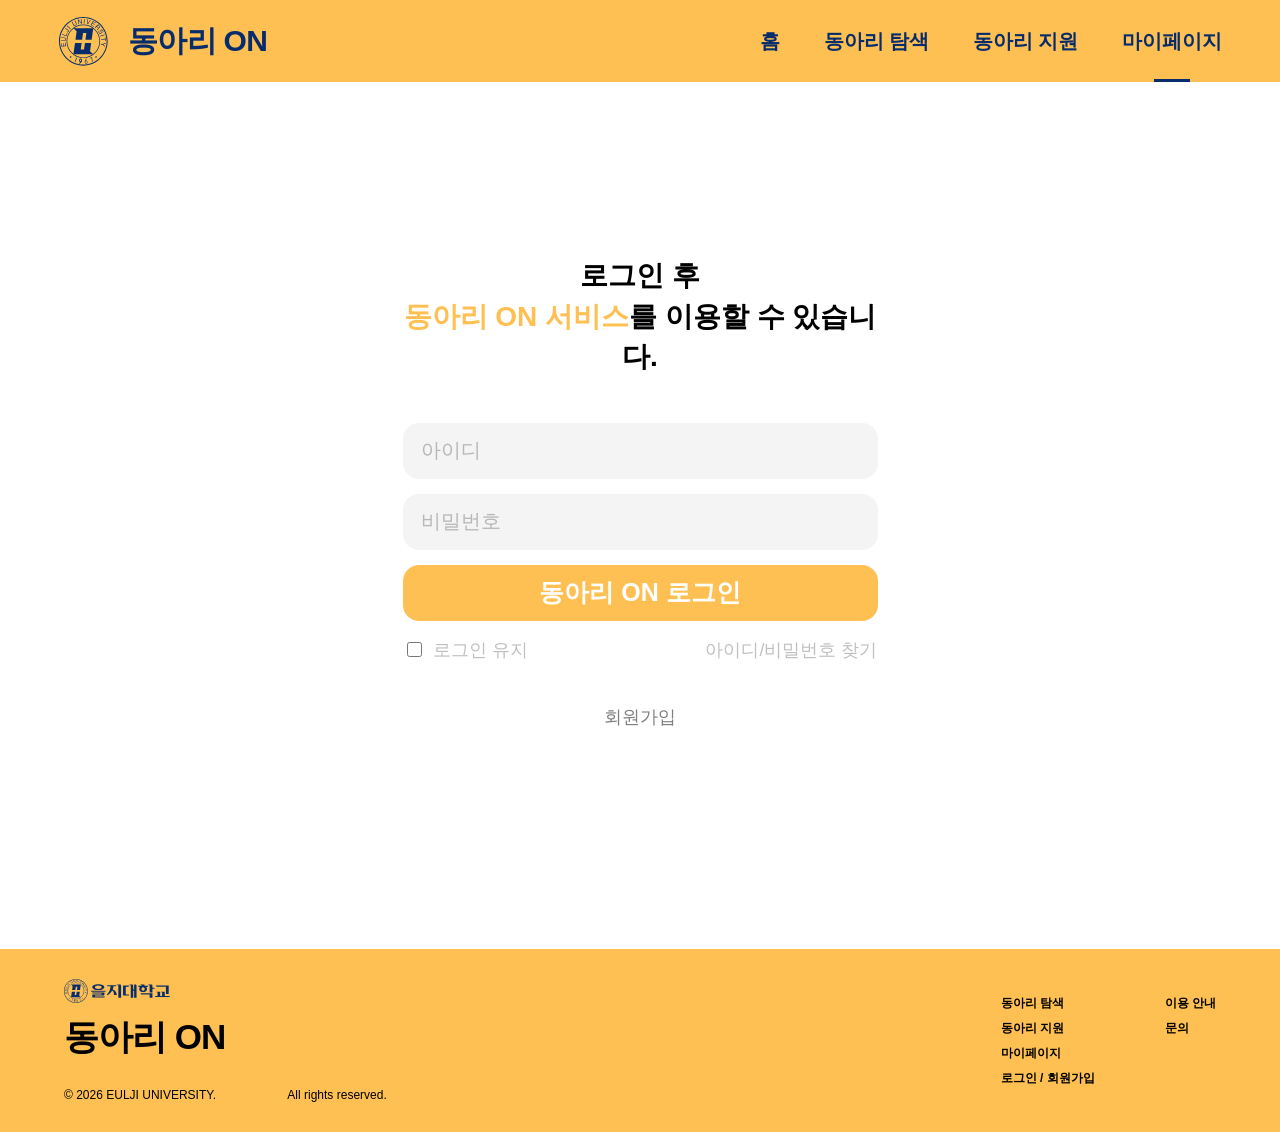
<file: activity-records.html>
<!DOCTYPE html>
<html lang="ko">
<head>
  <meta charset="UTF-8" />
  <meta name="viewport" content="width=device-width, initial-scale=1.0" />
  <title>활동 기록 관리 | 동아리 ON</title>
  <link rel="stylesheet" href="./css/style.css" />
</head>
<body>
  <header class="site-header">
    <a href="./index.html" class="logo">동아리 ON</a>
    <nav>
      <a href="./index.html">홈</a>
      <a href="./club-list.html">동아리 탐색</a>
      <a href="./apply.html">동아리 지원</a>
      <a href="./mypage.html">마이페이지</a>
    </nav>
  </header>

  <main class="operator-page">
    <section class="operator-hero">
      <p class="eyebrow">활동 기록</p>
      <h1>활동 기록 목록 / 상세 / 작성 / 수정 / 삭제</h1>
      <p>동아리 활동 사진과 내용을 기록하고 관리합니다. 이미지 URL은 줄바꿈으로 여러 개 입력할 수 있습니다.</p>
    </section>

    <section class="operator-panel">
      <div class="operator-toolbar">
        <label class="operator-field">
          <span>동아리 선택</span>
          <select id="recordClubSelect">
            <option value="">동아리를 선택하세요</option>
          </select>
        </label>
        <button type="button" id="loadRecordsBtn" class="operator-btn primary">목록 조회</button>
      </div>

      <section class="activity-info-editor">
        <div class="operator-section-head">
          <div>
            <h2>주요 활동 / 연간 활동 정보</h2>
            <p>동아리 상세 페이지의 활동 탭에 표시되는 정보를 직접 수정합니다.</p>
          </div>
        </div>
        <form id="clubActivityInfoForm" class="post-form activity-info-form">
          <label>
            <span>주요 활동</span>
            <textarea id="majorActivitiesInput" rows="5" placeholder="정기 스터디 및 세미나&#10;팀 프로젝트 활동&#10;해커톤 참여"></textarea>
          </label>
          <label>
            <span>연간 활동 정보</span>
            <textarea id="annualActivitiesInput" rows="5" placeholder="7~8월 | 아기사자 모집&#10;9월 | 스터디 & 팀 프로젝트&#10;10월 | 공모전"></textarea>
          </label>
          <button type="submit" class="operator-btn primary">활동 정보 저장</button>
        </form>
      </section>

      <div class="record-layout">
        <section class="record-list-area">
          <div id="recordSummary" class="operator-summary">동아리를 선택하면 활동 기록 목록이 표시됩니다.</div>
          <div id="recordList" class="record-list"></div>
        </section>

        <section class="record-form-area">
          <h2 id="recordFormTitle">활동 기록 작성</h2>
          <form id="recordForm" class="post-form">
            <input type="hidden" id="recordId" />

            <label>
              <span>제목</span>
              <input type="text" id="recordTitle" placeholder="활동 기록 제목" required />
            </label>

            <label>
              <span>내용</span>
              <textarea id="recordContent" rows="8" placeholder="활동 내용을 입력하세요." required></textarea>
            </label>

            <label>
              <span>이미지 URL</span>
              <textarea id="recordImageUrls" rows="4" placeholder="https://example.com/image1.jpg&#10;https://example.com/image2.jpg"></textarea>
            </label>

            <div class="operator-form-actions compact">
              <button type="submit" class="operator-btn primary full">저장</button>
              <button type="button" id="resetRecordFormBtn" class="operator-btn">새 글 작성</button>
            </div>
          </form>
        </section>
      </div>

      <section id="recordDetail" class="post-detail hidden"></section>
    </section>
  </main>

  <script src="./js/auth.js"></script>
  <script src="./js/api.js"></script>
  <script src="./js/activity-records.js"></script>
</body>
</html>
</file>
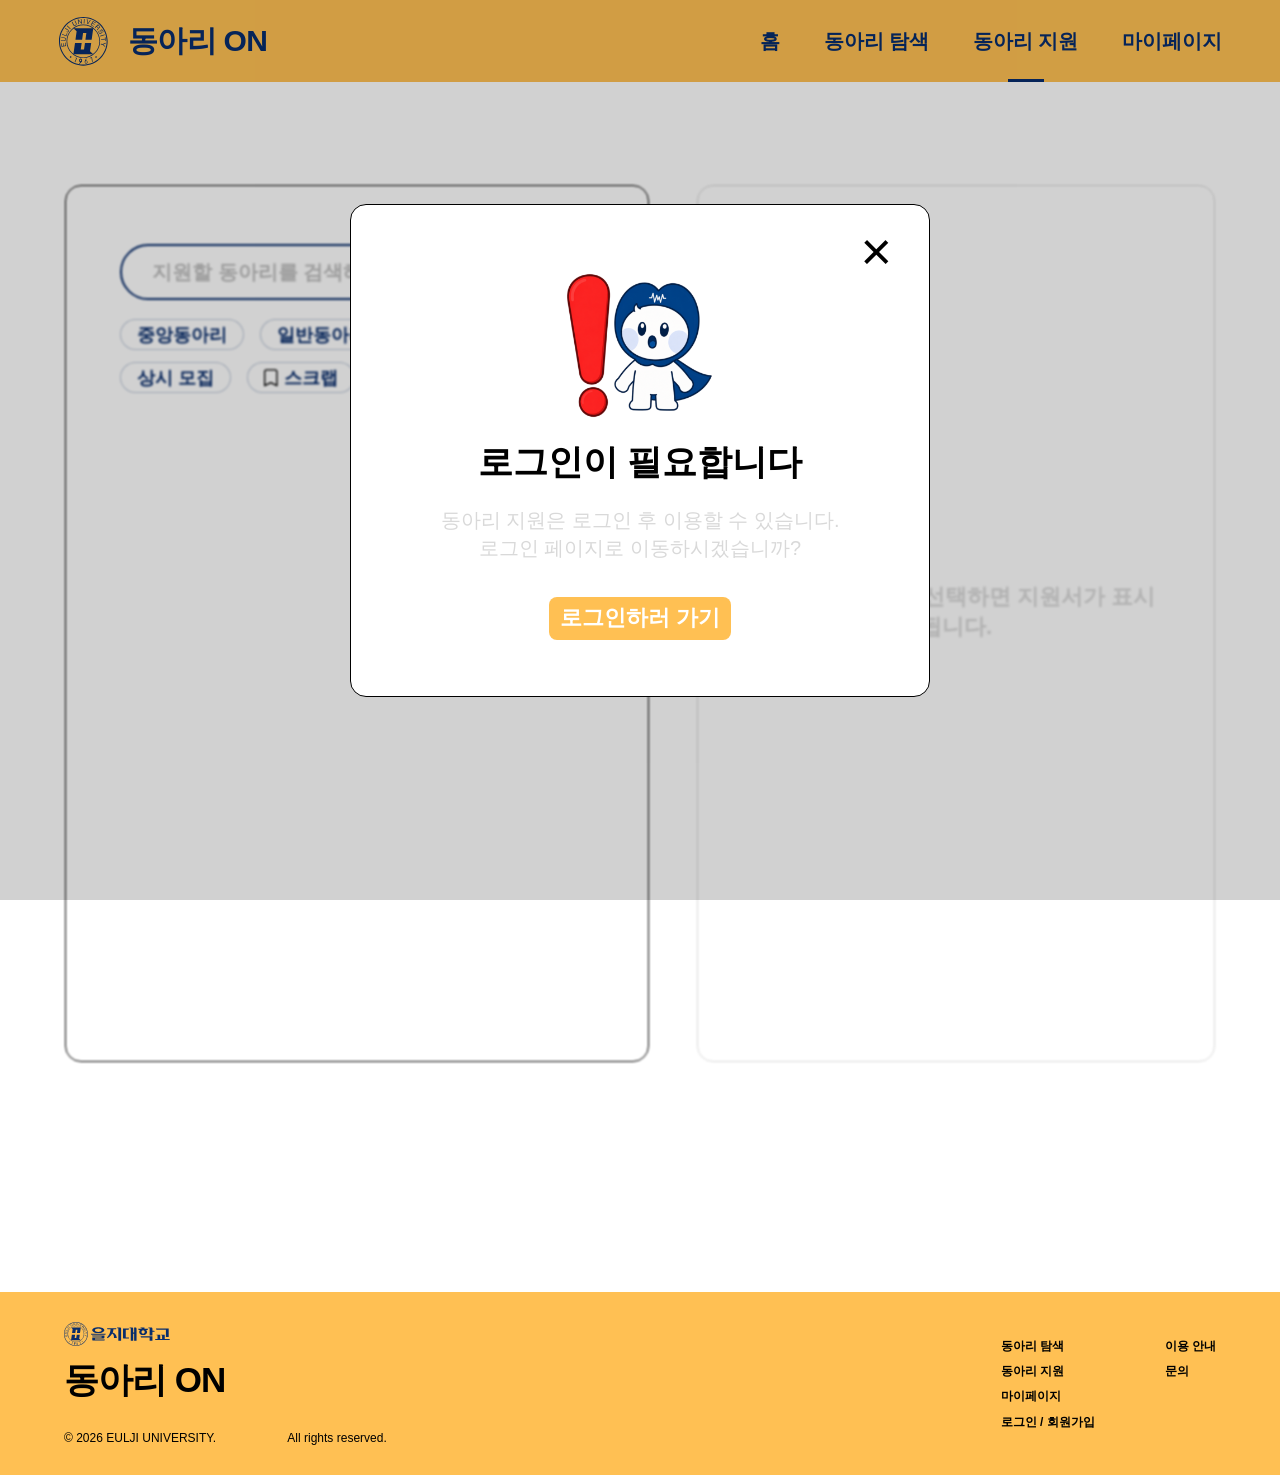
<file: apply.html>
<!DOCTYPE html>
<html lang="ko">
<head>
  <meta charset="UTF-8" />
  <meta name="viewport" content="width=device-width, initial-scale=1.0" />
  <title>동아리 지원 | 동아리 ON</title>
  <link rel="stylesheet" href="./css/style.css" />
</head>
<body>
  <header class="site-header">
    <a href="./index.html" class="logo-wrap" aria-label="동아리 ON 홈">
      <img src="./images/eulji-emblem.svg" alt="을지대학교 엠블럼" class="header-emblem" />
      <span>동아리 ON</span>
    </a>

    <nav class="gnb" aria-label="주요 메뉴">
      <a href="./index.html">홈</a>
      <a href="./club-list.html">동아리 탐색</a>
      <a href="./apply.html" class="is-active">동아리 지원</a>
      <a href="./mypage.html">마이페이지</a>
    </nav>
  </header>

  <main class="apply-page">
    <section class="apply-layout">
      <aside class="apply-club-list">
        <form class="apply-search">
          <input type="text" id="applySearchInput" placeholder="지원할 동아리를 검색해보세요" />
          <button type="submit" aria-label="검색">
            <svg viewBox="0 0 24 24" aria-hidden="true">
              <circle cx="10.5" cy="10.5" r="6.2"></circle>
              <path d="M15.2 15.2 21 21"></path>
            </svg>
          </button>
        </form>

        <div class="apply-filter-chips">
          <button type="button" data-apply-type="CENTRAL">중앙동아리</button>
          <button type="button" data-apply-type="GENERAL">일반동아리</button>
          <button type="button" data-apply-status="OPEN">모집 중</button>
          <button type="button" data-apply-status="ALWAYS">상시 모집</button>
          <button type="button" data-apply-scrap="true">
            <img src="./images/checkbox.svg" alt="" />
            스크랩
          </button>
        </div>

        <div class="apply-list" id="applyClubList"></div>
      </aside>

      <section class="apply-form-panel" id="applyFormPanel">
        <div class="apply-empty" id="applyEmpty">
          지원할 동아리를 선택하면 지원서가 표시됩니다.
        </div>

        <form class="club-application-form" id="clubApplicationForm">
          <div class="apply-form-head">
            <h1 id="applicationClubName">멋쟁이사자처럼 지원서</h1>
            <p id="applicationClubDesc">전국 최대규모 IT창업동아리</p>
          </div>

          <div class="application-row">
            <label for="applicantName">이름</label>
            <input type="text" id="applicantName" value="김지현" />
          </div>

          <div class="application-row">
            <label for="applicantStudentId">학번</label>
            <input type="text" id="applicantStudentId" value="2024133035" />
          </div>

          <div class="application-row">
            <label for="applicantDepartment">학과</label>
            <input type="text" id="applicantDepartment" value="휴먼서비스학부 시각디자인전공" />
          </div>

          <div class="application-row">
            <label for="applicantPhone">연락처</label>
            <input type="text" id="applicantPhone" placeholder="010-0000-0000" />
          </div>
              <div class="application-row application-textarea-row">
                <label for="applicantReason">지원동기<span>*</span></label>
                <textarea id="applicantReason" placeholder="지원 동기를 작성해주세요."></textarea>
              </div>

              <div class="application-row application-textarea-row">
                <label for="applicantIntro">자기소개<span>*</span></label>
                <textarea id="applicantIntro" placeholder="자기소개를 작성해주세요."></textarea>
              </div>


          <div class="apply-form-buttons">
            <button type="button" class="line-btn">임시저장</button>
            <button type="submit" class="submit-btn-small">지원하기</button>
          </div>
        </form>
      </section>
    </section>
  </main>

  <footer class="site-footer">
    <div class="footer-brand">
      <img src="./images/eulji-logo-ko.svg" alt="을지대학교 로고" />
      <h2>동아리 ON</h2>
      <p>© 2026 EULJI UNIVERSITY. <span>All rights reserved.</span></p>
    </div>

    <div class="footer-menu">
      <ul>
        <li><a href="./club-list.html">동아리 탐색</a></li>
        <li><a href="./apply.html">동아리 지원</a></li>
        <li><a href="./mypage.html">마이페이지</a></li>
        <li><a href="./login.html">로그인 / 회원가입</a></li>
      </ul>
      <ul>
        <li><a href="./guide.html">이용 안내</a></li>
        <li><a href="./inquiry.html">문의</a></li>
      </ul>
    </div>
  </footer>

  <script src="./js/auth.js"></script>
  <script src="./js/api.js"></script>
  <script src="./js/apply.js"></script>
</body>
</html>
</file>
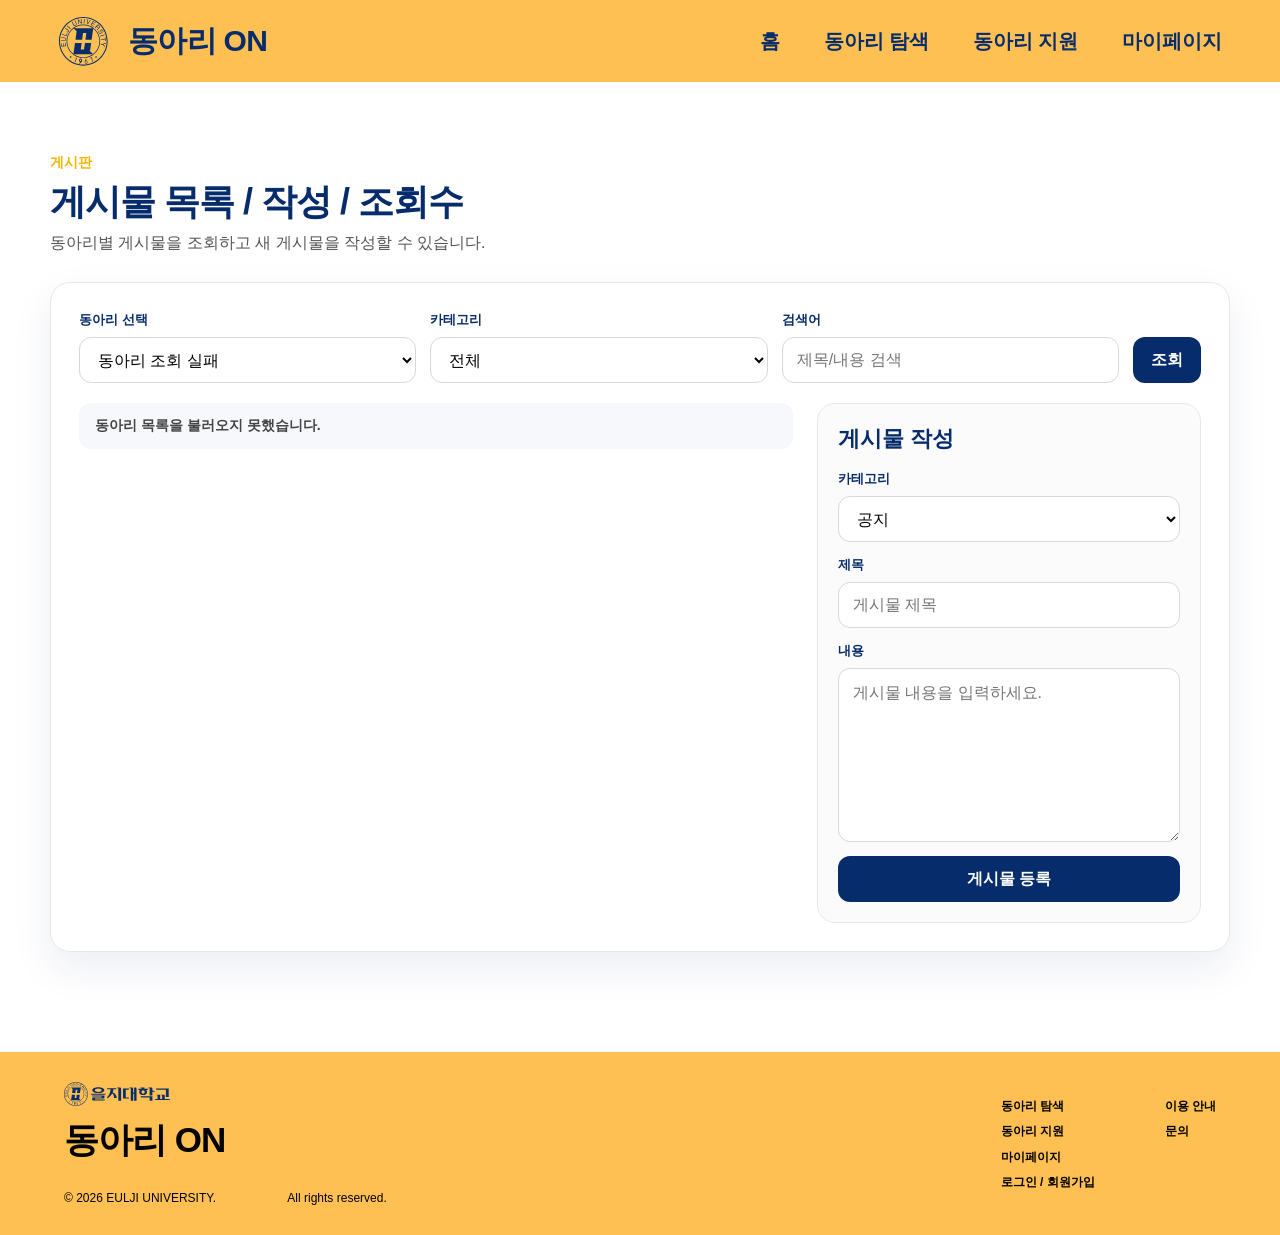
<file: board.html>
<!DOCTYPE html>
<html lang="ko">
<head>
  <meta charset="UTF-8" />
  <meta name="viewport" content="width=device-width, initial-scale=1.0" />
  <title>게시판 관리 | 동아리 ON</title>
  <link rel="stylesheet" href="./css/style.css" />
</head>
<body>
  <header class="site-header">
    <a href="./index.html" class="logo-wrap" aria-label="동아리 ON 홈">
      <img src="./images/eulji-emblem.svg" alt="을지대학교 엠블럼" class="header-emblem" />
      <span>동아리 ON</span>
    </a>

    <nav class="gnb" aria-label="주요 메뉴">
      <a href="./index.html">홈</a>
      <a href="./club-list.html">동아리 탐색</a>
      <a href="./apply.html">동아리 지원</a>
      <a href="./mypage.html">마이페이지</a>
    </nav>
  </header>

  <main class="operator-api-page">
    <section class="operator-api-hero">
      <p class="eyebrow">게시판</p>
      <h1>게시물 목록 / 작성 / 조회수</h1>
      <p>동아리별 게시물을 조회하고 새 게시물을 작성할 수 있습니다.</p>
    </section>

    <section class="operator-api-panel">
      <div class="operator-api-toolbar board-api-toolbar">
        <label class="operator-api-field">
          <span>동아리 선택</span>
          <select id="boardClubSelect">
            <option value="">동아리를 선택하세요</option>
          </select>
        </label>

        <label class="operator-api-field">
          <span>카테고리</span>
          <select id="boardCategoryFilter">
            <option value="">전체</option>
            <option value="NOTICE">공지</option>
            <option value="RESOURCE">자료</option>
            <option value="QUESTION">질문</option>
          </select>
        </label>

        <label class="operator-api-field keyword-field">
          <span>검색어</span>
          <input type="text" id="boardKeyword" placeholder="제목/내용 검색" />
        </label>

        <button type="button" id="loadPostsBtn" class="operator-api-btn primary">
          조회
        </button>
      </div>

      <div class="board-api-layout">
        <section class="board-api-list-area">
          <div id="boardSummary" class="operator-api-summary">
            동아리를 선택하면 게시물 목록이 표시됩니다.
          </div>
          <div id="postList" class="post-api-list"></div>
        </section>

        <section class="board-api-write-area">
          <h2>게시물 작성</h2>

          <form id="postForm" class="post-api-form">
            <label>
              <span>카테고리</span>
              <select id="postCategory" required>
                <option value="NOTICE">공지</option>
                <option value="RESOURCE">자료</option>
                <option value="QUESTION">질문</option>
              </select>
            </label>

            <label>
              <span>제목</span>
              <input type="text" id="postTitle" placeholder="게시물 제목" required />
            </label>

            <label>
              <span>내용</span>
              <textarea id="postContent" rows="8" placeholder="게시물 내용을 입력하세요." required></textarea>
            </label>

            <button type="submit" class="operator-api-btn primary full">
              게시물 등록
            </button>
          </form>
        </section>
      </div>

      <section id="postDetail" class="post-api-detail hidden"></section>
    </section>
  </main>

<footer class="site-footer">
    <div class="footer-brand">
      <img src="./images/eulji-logo-ko.svg" alt="을지대학교 로고" />
      <h2>동아리 ON</h2>
      <p>© 2026 EULJI UNIVERSITY. <span>All rights reserved.</span></p>
    </div>

    <div class="footer-menu">
      <ul>
        <li><a href="./club-list.html">동아리 탐색</a></li>
        <li><a href="./apply.html">동아리 지원</a></li>
        <li><a href="./mypage.html">마이페이지</a></li>
        <li><a href="./login.html">로그인 / 회원가입</a></li>
      </ul>
      <ul>
        <li><a href="./guide.html">이용 안내</a></li>
        <li><a href="./inquiry.html">문의</a></li>
      </ul>
    </div>
  </footer>

  <script src="./js/auth.js"></script>
  <script src="./js/api.js"></script>
  <script src="./js/board.js"></script>
</body>
</html>
</file>
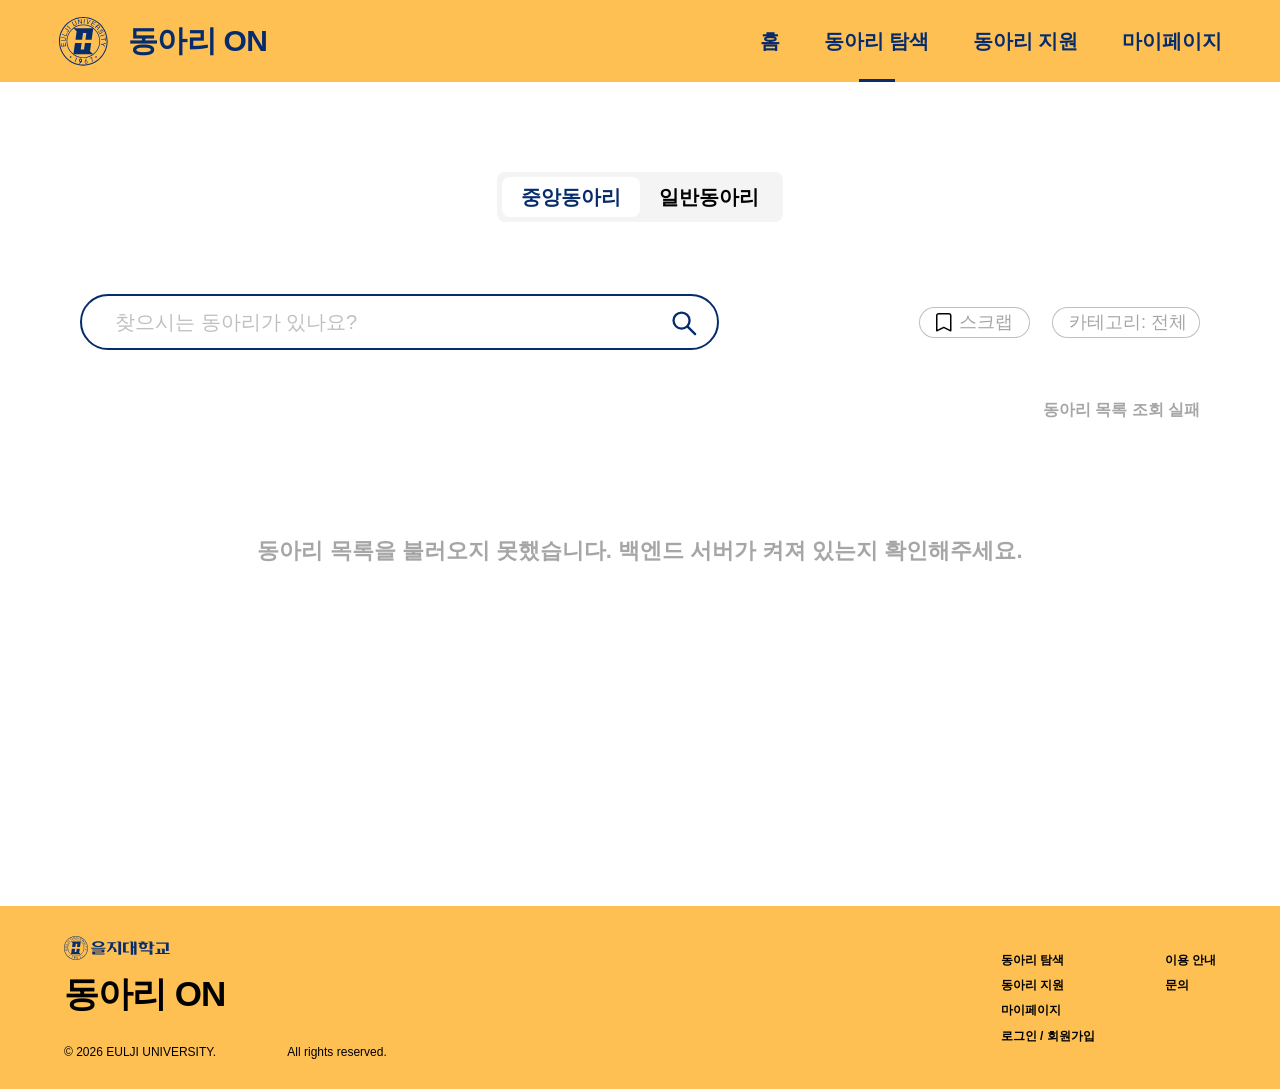
<file: club-list.html>
<!DOCTYPE html>
<html lang="ko">
<head>
  <meta charset="UTF-8" />
  <meta name="viewport" content="width=device-width, initial-scale=1.0" />
  <title>동아리 탐색 | 동아리 ON</title>
  <link rel="stylesheet" href="./css/style.css" />
</head>
<body>
  <header class="site-header">
    <a href="./index.html" class="logo-wrap" aria-label="동아리 ON 홈">
      <img src="./images/eulji-emblem.svg" alt="을지대학교 엠블럼" class="header-emblem" />
      <span>동아리 ON</span>
    </a>

    <nav class="gnb" aria-label="주요 메뉴">
      <a href="./index.html">홈</a>
      <a href="./club-list.html" class="is-active">동아리 탐색</a>
      <a href="./apply.html">동아리 지원</a>
      <a href="./mypage.html">마이페이지</a>
    </nav>
  </header>

  <main class="explore-page">
    <section class="explore-container">
      <div class="explore-tabs" aria-label="동아리 구분">
        <button type="button" class="explore-tab is-active" data-type="CENTRAL">중앙동아리</button>
        <button type="button" class="explore-tab" data-type="GENERAL">일반동아리</button>
      </div>

      <div class="explore-toolbar">
        <form class="explore-search">
          <input type="text" id="clubSearchInput" placeholder="찾으시는 동아리가 있나요?" />
          <button type="submit" aria-label="검색">
            <svg viewBox="0 0 24 24" aria-hidden="true">
              <circle cx="10.5" cy="10.5" r="6.2"></circle>
              <path d="M15.2 15.2 21 21"></path>
            </svg>
          </button>
        </form>

        <div class="explore-filters">
          <button type="button" class="filter-chip scrap-chip" id="scrapOnlyBtn">
            <img src="./images/checkbox.svg" alt="" />
            <span>스크랩</span>
          </button>

          <div class="category-dropdown" id="categoryDropdown">
            <button type="button" class="filter-chip category-chip" id="categoryBtn">
              <span id="currentCategoryText">카테고리: 전체</span>
            </button>

            <div class="category-panel" id="categoryPanel" aria-label="카테고리 선택">
              <h3>카테고리</h3>
              <div class="category-options">
                <button type="button" class="is-active" data-category="ALL">전체</button>
                <button type="button" data-category="RELIGION">종교</button>
                <button type="button" data-category="PERFORMANCE">문화/예술/공연</button>
                <button type="button" data-category="SPORTS">체육</button>
                <button type="button" data-category="VOLUNTEER">봉사</button>
                <button type="button" data-category="ETC">기타</button>
              </div>
            </div>
          </div>
        </div>
      </div>

      <div class="explore-result-info" id="resultInfo"></div>

      <section class="explore-grid" id="clubGrid" aria-label="동아리 목록"></section>

      <div class="explore-empty" id="exploreEmpty">
        조건에 맞는 동아리가 없어요.
      </div>
    </section>
  </main>

  <footer class="site-footer">
    <div class="footer-brand">
      <img src="./images/eulji-logo-ko.svg" alt="을지대학교 로고" />
      <h2>동아리 ON</h2>
      <p>© 2026 EULJI UNIVERSITY. <span>All rights reserved.</span></p>
    </div>

    <div class="footer-menu">
      <ul>
        <li><a href="./club-list.html">동아리 탐색</a></li>
        <li><a href="./apply.html">동아리 지원</a></li>
        <li><a href="./mypage.html">마이페이지</a></li>
        <li><a href="./login.html">로그인 / 회원가입</a></li>
      </ul>
      <ul>
        <li><a href="./guide.html">이용 안내</a></li>
        <li><a href="./inquiry.html">문의</a></li>
      </ul>
    </div>
  </footer>

  <script src="./js/auth.js"></script>
  <script src="./js/api.js"></script>
  <script src="./js/club-list.js"></script>
</body>
</html>
</file>
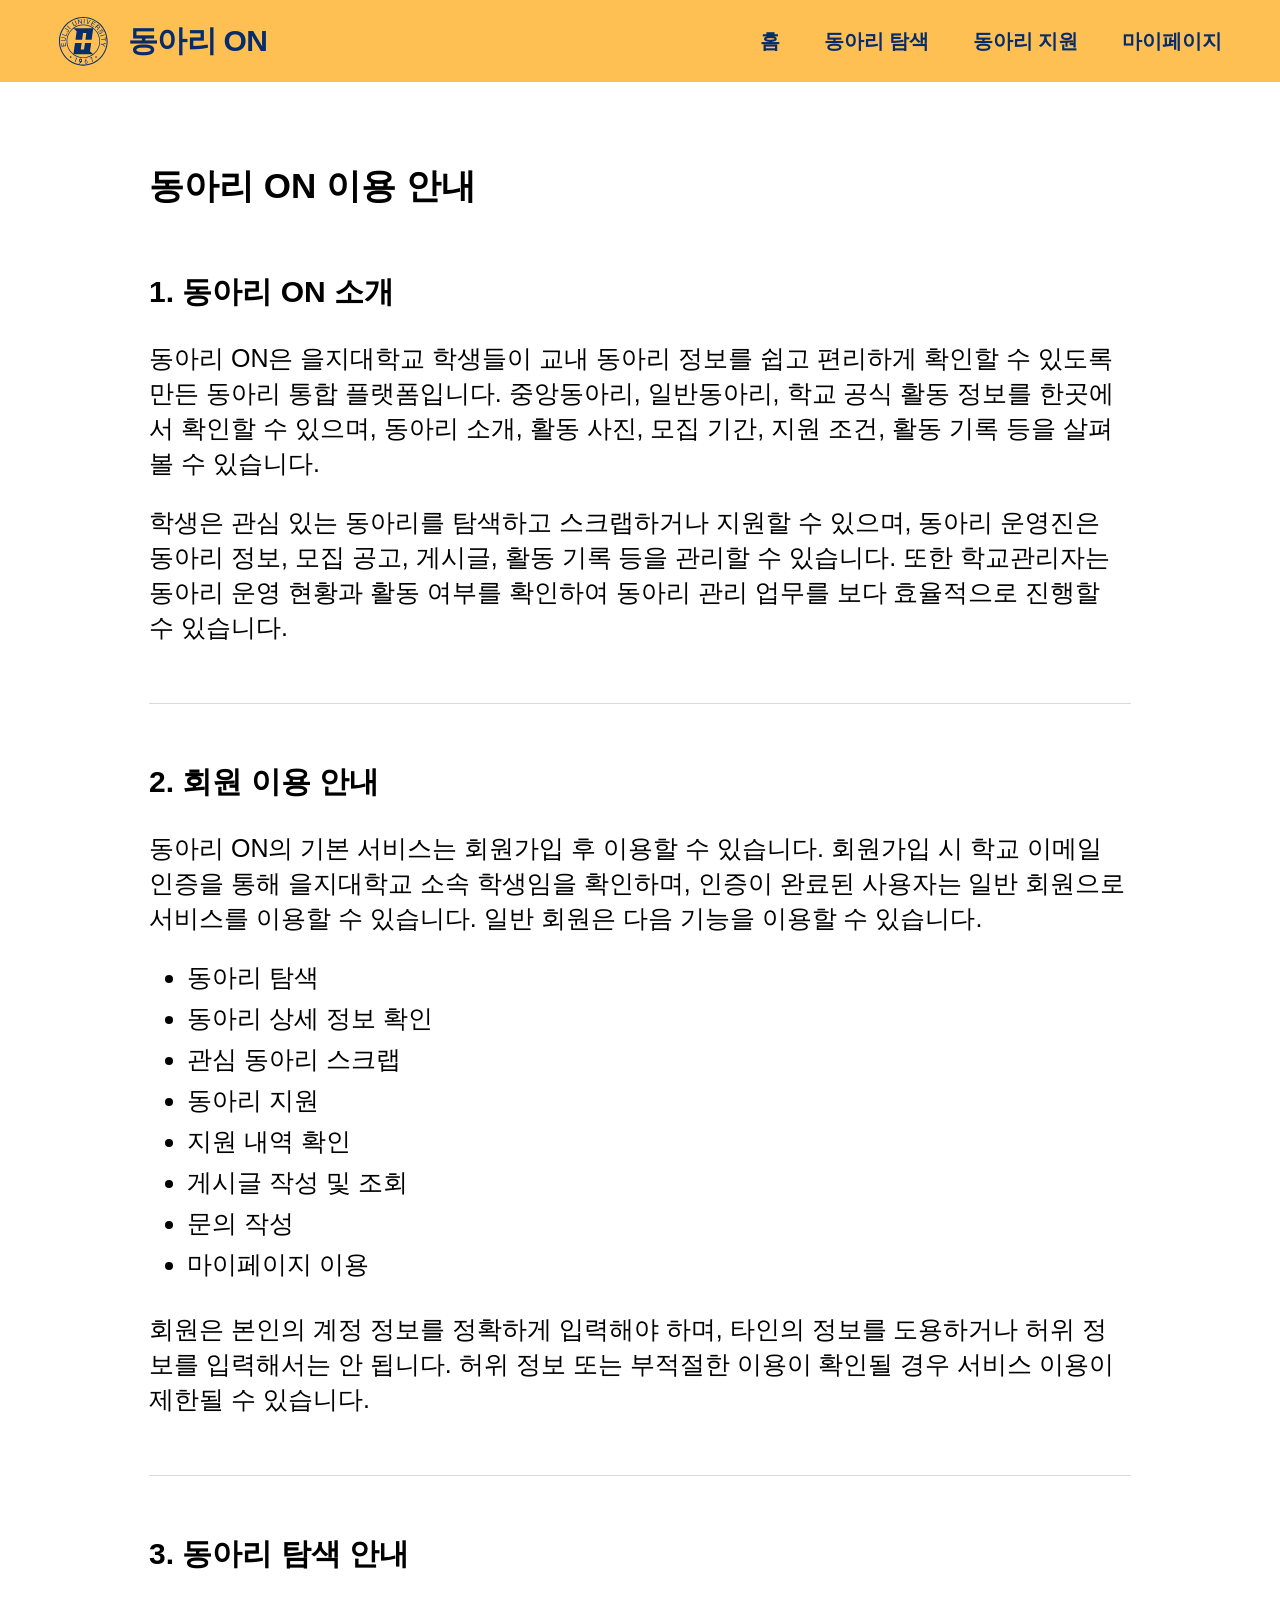
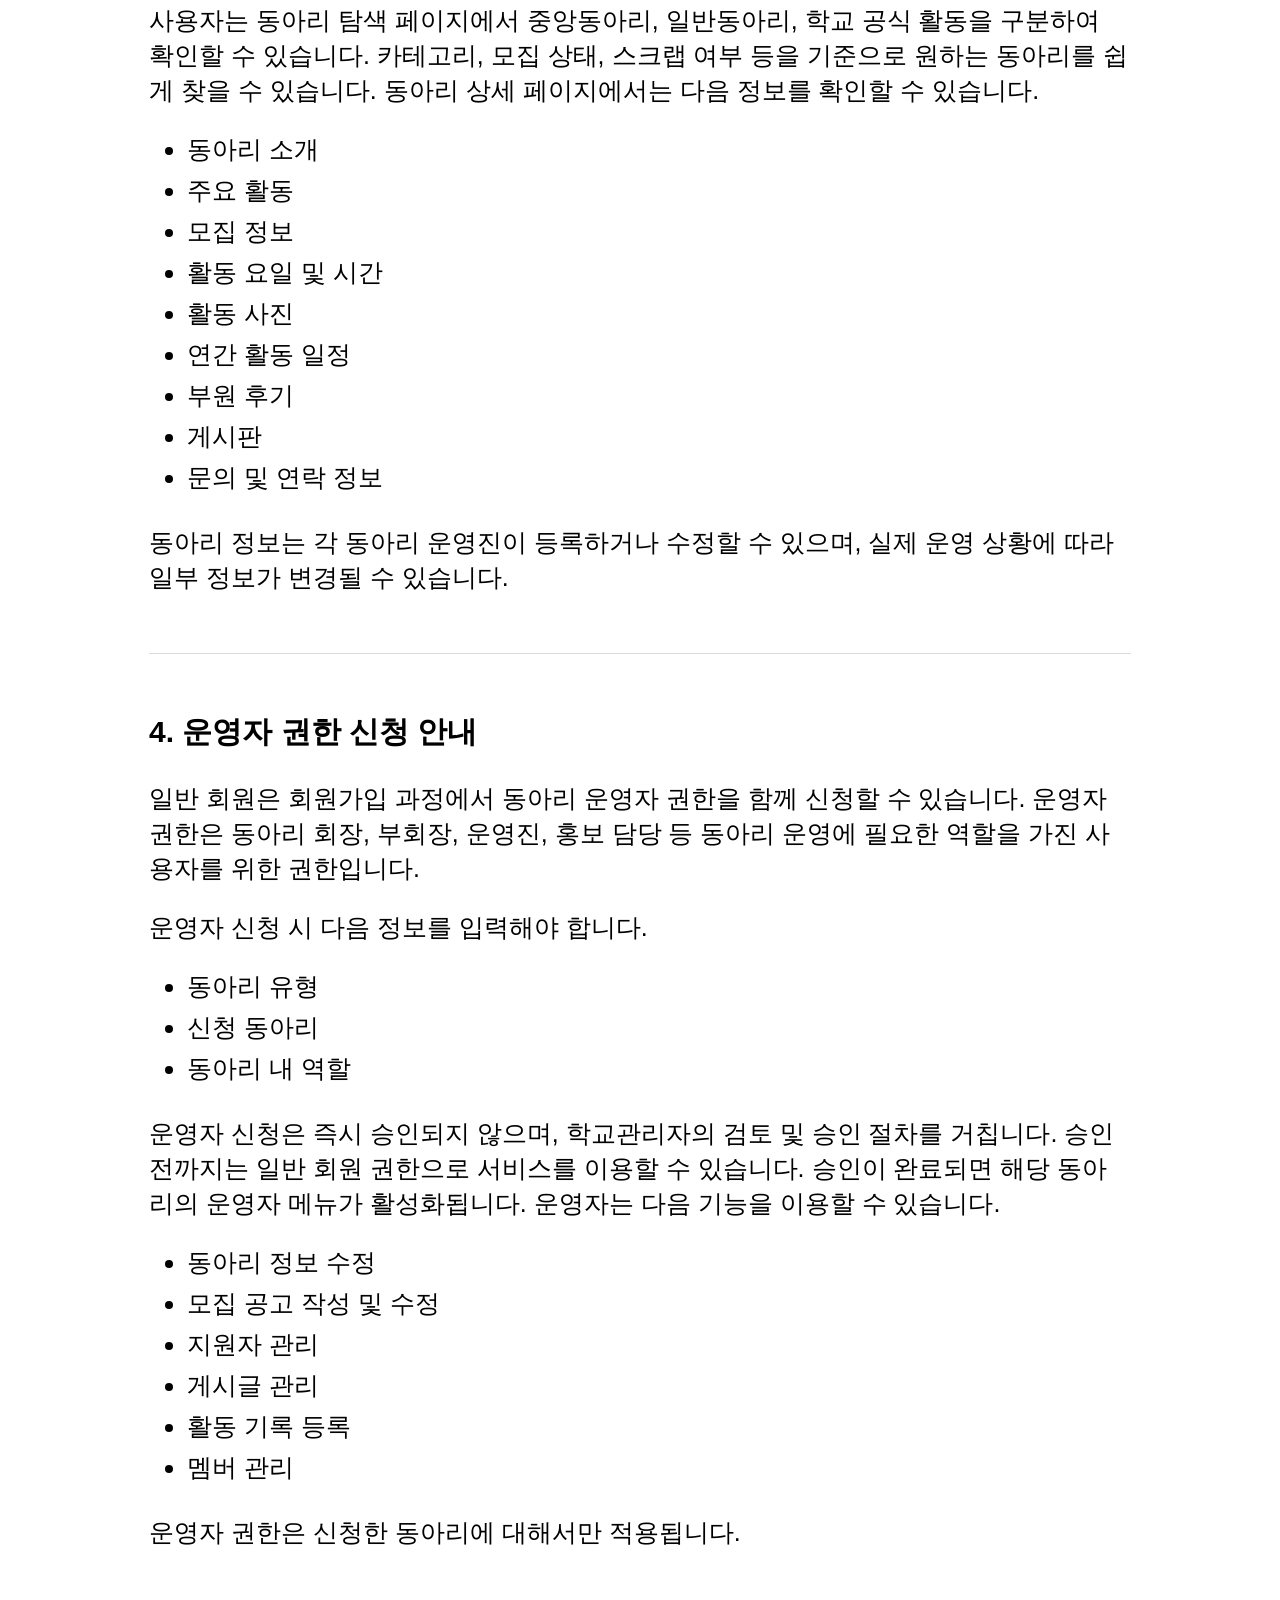
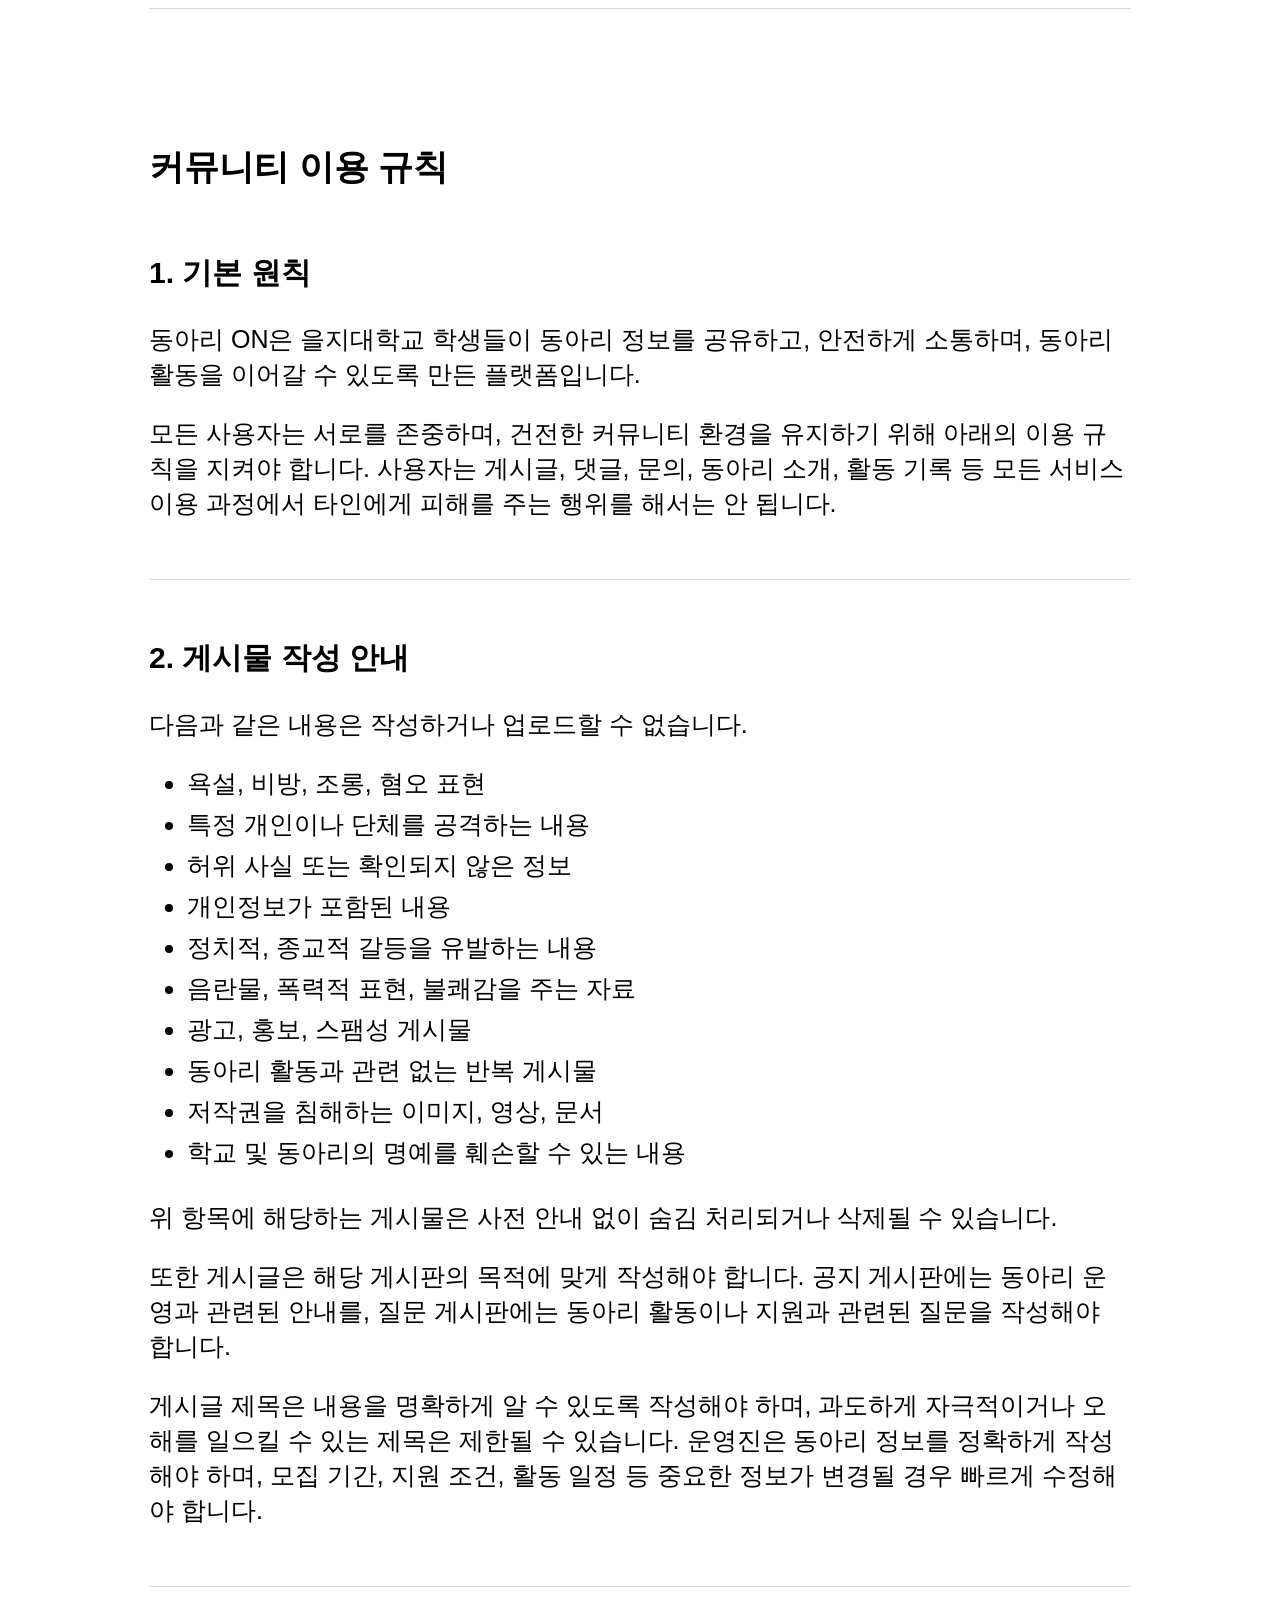
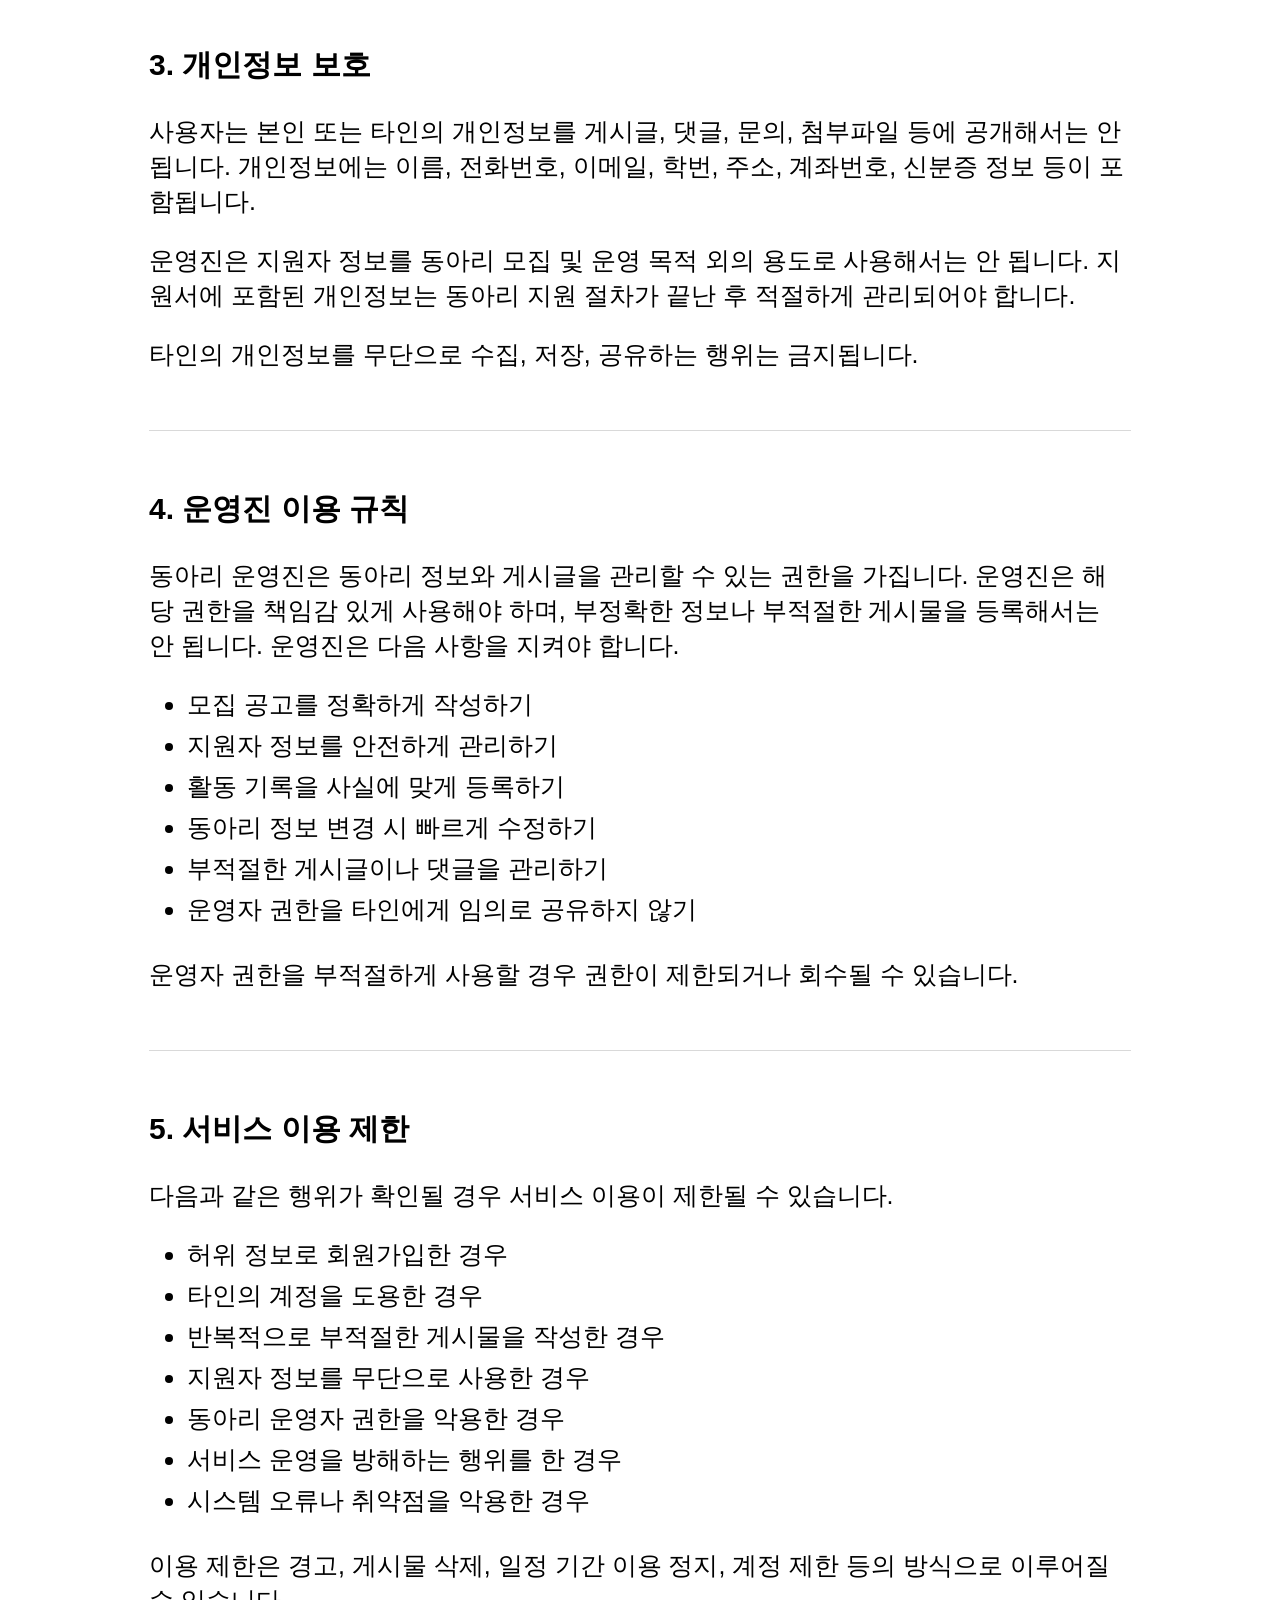
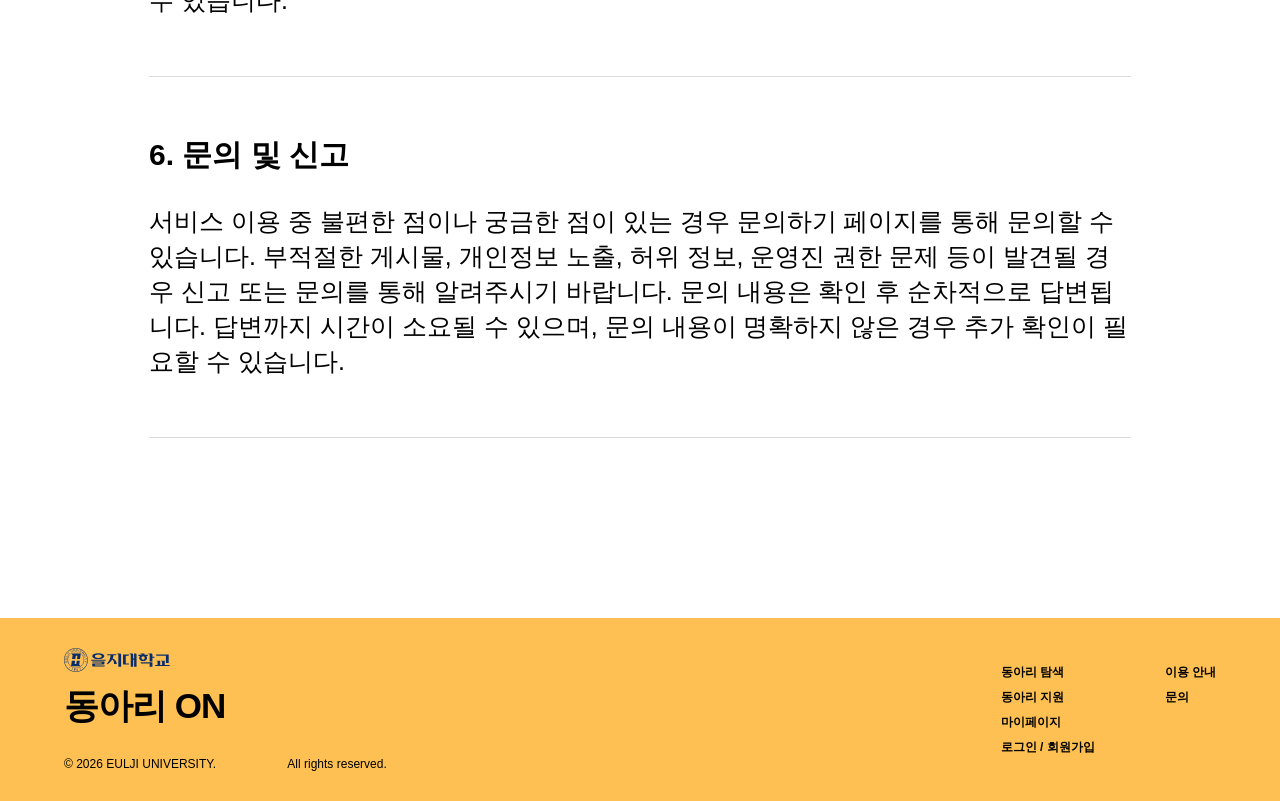
<file: guide.html>
<!DOCTYPE html>
<html lang="ko">
<head>
  <meta charset="UTF-8" />
  <meta name="viewport" content="width=device-width, initial-scale=1.0" />
  <title>이용 안내 | 동아리 ON</title>
  <link rel="stylesheet" href="./css/style.css" />
</head>
<body>
  <header class="site-header">
    <a href="./index.html" class="logo-wrap" aria-label="동아리 ON 홈">
      <img src="./images/eulji-emblem.svg" alt="을지대학교 엠블럼" class="header-emblem" />
      <span>동아리 ON</span>
    </a>

    <nav class="gnb" aria-label="주요 메뉴">
      <a href="./index.html">홈</a>
      <a href="./club-list.html">동아리 탐색</a>
      <a href="./apply.html">동아리 지원</a>
      <a href="./mypage.html">마이페이지</a>
    </nav>
  </header>

  <main class="guide-page">
    <section class="guide-container">
      <article class="guide-section">
        <h1>동아리 ON 이용 안내</h1>

        <section class="guide-block">
          <h2>1. 동아리 ON 소개</h2>
          <p>
            동아리 ON은 을지대학교 학생들이 교내 동아리 정보를 쉽고 편리하게 확인할 수 있도록 만든
            동아리 통합 플랫폼입니다. 중앙동아리, 일반동아리, 학교 공식 활동 정보를 한곳에서 확인할 수 있으며,
            동아리 소개, 활동 사진, 모집 기간, 지원 조건, 활동 기록 등을 살펴볼 수 있습니다.
          </p>
          <p>
            학생은 관심 있는 동아리를 탐색하고 스크랩하거나 지원할 수 있으며, 동아리 운영진은 동아리 정보,
            모집 공고, 게시글, 활동 기록 등을 관리할 수 있습니다. 또한 학교관리자는 동아리 운영 현황과 활동 여부를
            확인하여 동아리 관리 업무를 보다 효율적으로 진행할 수 있습니다.
          </p>
        </section>

        <section class="guide-block">
          <h2>2. 회원 이용 안내</h2>
          <p>
            동아리 ON의 기본 서비스는 회원가입 후 이용할 수 있습니다. 회원가입 시 학교 이메일 인증을 통해
            을지대학교 소속 학생임을 확인하며, 인증이 완료된 사용자는 일반 회원으로 서비스를 이용할 수 있습니다.
            일반 회원은 다음 기능을 이용할 수 있습니다.
          </p>
          <ul>
            <li>동아리 탐색</li>
            <li>동아리 상세 정보 확인</li>
            <li>관심 동아리 스크랩</li>
            <li>동아리 지원</li>
            <li>지원 내역 확인</li>
            <li>게시글 작성 및 조회</li>
            <li>문의 작성</li>
            <li>마이페이지 이용</li>
          </ul>
          <p>
            회원은 본인의 계정 정보를 정확하게 입력해야 하며, 타인의 정보를 도용하거나 허위 정보를 입력해서는 안 됩니다.
            허위 정보 또는 부적절한 이용이 확인될 경우 서비스 이용이 제한될 수 있습니다.
          </p>
        </section>

        <section class="guide-block">
          <h2>3. 동아리 탐색 안내</h2>
          <p>
            사용자는 동아리 탐색 페이지에서 중앙동아리, 일반동아리, 학교 공식 활동을 구분하여 확인할 수 있습니다.
            카테고리, 모집 상태, 스크랩 여부 등을 기준으로 원하는 동아리를 쉽게 찾을 수 있습니다.
            동아리 상세 페이지에서는 다음 정보를 확인할 수 있습니다.
          </p>
          <ul>
            <li>동아리 소개</li>
            <li>주요 활동</li>
            <li>모집 정보</li>
            <li>활동 요일 및 시간</li>
            <li>활동 사진</li>
            <li>연간 활동 일정</li>
            <li>부원 후기</li>
            <li>게시판</li>
            <li>문의 및 연락 정보</li>
          </ul>
          <p>
            동아리 정보는 각 동아리 운영진이 등록하거나 수정할 수 있으며, 실제 운영 상황에 따라 일부 정보가 변경될 수 있습니다.
          </p>
        </section>

        <section class="guide-block">
          <h2>4. 운영자 권한 신청 안내</h2>
          <p>
            일반 회원은 회원가입 과정에서 동아리 운영자 권한을 함께 신청할 수 있습니다.
            운영자 권한은 동아리 회장, 부회장, 운영진, 홍보 담당 등 동아리 운영에 필요한 역할을 가진 사용자를 위한 권한입니다.
          </p>
          <p>운영자 신청 시 다음 정보를 입력해야 합니다.</p>
          <ul>
            <li>동아리 유형</li>
            <li>신청 동아리</li>
            <li>동아리 내 역할</li>
          </ul>
          <p>
            운영자 신청은 즉시 승인되지 않으며, 학교관리자의 검토 및 승인 절차를 거칩니다.
            승인 전까지는 일반 회원 권한으로 서비스를 이용할 수 있습니다. 승인이 완료되면 해당 동아리의 운영자 메뉴가 활성화됩니다.
            운영자는 다음 기능을 이용할 수 있습니다.
          </p>
          <ul>
            <li>동아리 정보 수정</li>
            <li>모집 공고 작성 및 수정</li>
            <li>지원자 관리</li>
            <li>게시글 관리</li>
            <li>활동 기록 등록</li>
            <li>멤버 관리</li>
          </ul>
          <p>운영자 권한은 신청한 동아리에 대해서만 적용됩니다.</p>
        </section>
      </article>

      <article class="guide-section guide-rule-section">
        <h1>커뮤니티 이용 규칙</h1>

        <section class="guide-block">
          <h2>1. 기본 원칙</h2>
          <p>
            동아리 ON은 을지대학교 학생들이 동아리 정보를 공유하고, 안전하게 소통하며,
            동아리 활동을 이어갈 수 있도록 만든 플랫폼입니다.
          </p>
          <p>
            모든 사용자는 서로를 존중하며, 건전한 커뮤니티 환경을 유지하기 위해 아래의 이용 규칙을 지켜야 합니다.
            사용자는 게시글, 댓글, 문의, 동아리 소개, 활동 기록 등 모든 서비스 이용 과정에서 타인에게 피해를 주는 행위를 해서는 안 됩니다.
          </p>
        </section>

        <section class="guide-block">
          <h2>2. 게시물 작성 안내</h2>
          <p>다음과 같은 내용은 작성하거나 업로드할 수 없습니다.</p>
          <ul>
            <li>욕설, 비방, 조롱, 혐오 표현</li>
            <li>특정 개인이나 단체를 공격하는 내용</li>
            <li>허위 사실 또는 확인되지 않은 정보</li>
            <li>개인정보가 포함된 내용</li>
            <li>정치적, 종교적 갈등을 유발하는 내용</li>
            <li>음란물, 폭력적 표현, 불쾌감을 주는 자료</li>
            <li>광고, 홍보, 스팸성 게시물</li>
            <li>동아리 활동과 관련 없는 반복 게시물</li>
            <li>저작권을 침해하는 이미지, 영상, 문서</li>
            <li>학교 및 동아리의 명예를 훼손할 수 있는 내용</li>
          </ul>
          <p>위 항목에 해당하는 게시물은 사전 안내 없이 숨김 처리되거나 삭제될 수 있습니다.</p>
          <p>
            또한 게시글은 해당 게시판의 목적에 맞게 작성해야 합니다. 공지 게시판에는 동아리 운영과 관련된 안내를,
            질문 게시판에는 동아리 활동이나 지원과 관련된 질문을 작성해야 합니다.
          </p>
          <p>
            게시글 제목은 내용을 명확하게 알 수 있도록 작성해야 하며, 과도하게 자극적이거나 오해를 일으킬 수 있는 제목은 제한될 수 있습니다.
            운영진은 동아리 정보를 정확하게 작성해야 하며, 모집 기간, 지원 조건, 활동 일정 등 중요한 정보가 변경될 경우 빠르게 수정해야 합니다.
          </p>
        </section>

        <section class="guide-block">
          <h2>3. 개인정보 보호</h2>
          <p>
            사용자는 본인 또는 타인의 개인정보를 게시글, 댓글, 문의, 첨부파일 등에 공개해서는 안 됩니다.
            개인정보에는 이름, 전화번호, 이메일, 학번, 주소, 계좌번호, 신분증 정보 등이 포함됩니다.
          </p>
          <p>
            운영진은 지원자 정보를 동아리 모집 및 운영 목적 외의 용도로 사용해서는 안 됩니다.
            지원서에 포함된 개인정보는 동아리 지원 절차가 끝난 후 적절하게 관리되어야 합니다.
          </p>
          <p>타인의 개인정보를 무단으로 수집, 저장, 공유하는 행위는 금지됩니다.</p>
        </section>

        <section class="guide-block">
          <h2>4. 운영진 이용 규칙</h2>
          <p>
            동아리 운영진은 동아리 정보와 게시글을 관리할 수 있는 권한을 가집니다.
            운영진은 해당 권한을 책임감 있게 사용해야 하며, 부정확한 정보나 부적절한 게시물을 등록해서는 안 됩니다.
            운영진은 다음 사항을 지켜야 합니다.
          </p>
          <ul>
            <li>모집 공고를 정확하게 작성하기</li>
            <li>지원자 정보를 안전하게 관리하기</li>
            <li>활동 기록을 사실에 맞게 등록하기</li>
            <li>동아리 정보 변경 시 빠르게 수정하기</li>
            <li>부적절한 게시글이나 댓글을 관리하기</li>
            <li>운영자 권한을 타인에게 임의로 공유하지 않기</li>
          </ul>
          <p>운영자 권한을 부적절하게 사용할 경우 권한이 제한되거나 회수될 수 있습니다.</p>
        </section>

        <section class="guide-block">
          <h2>5. 서비스 이용 제한</h2>
          <p>다음과 같은 행위가 확인될 경우 서비스 이용이 제한될 수 있습니다.</p>
          <ul>
            <li>허위 정보로 회원가입한 경우</li>
            <li>타인의 계정을 도용한 경우</li>
            <li>반복적으로 부적절한 게시물을 작성한 경우</li>
            <li>지원자 정보를 무단으로 사용한 경우</li>
            <li>동아리 운영자 권한을 악용한 경우</li>
            <li>서비스 운영을 방해하는 행위를 한 경우</li>
            <li>시스템 오류나 취약점을 악용한 경우</li>
          </ul>
          <p>이용 제한은 경고, 게시물 삭제, 일정 기간 이용 정지, 계정 제한 등의 방식으로 이루어질 수 있습니다.</p>
        </section>

        <section class="guide-block">
          <h2>6. 문의 및 신고</h2>
          <p>
            서비스 이용 중 불편한 점이나 궁금한 점이 있는 경우 문의하기 페이지를 통해 문의할 수 있습니다.
            부적절한 게시물, 개인정보 노출, 허위 정보, 운영진 권한 문제 등이 발견될 경우 신고 또는 문의를 통해 알려주시기 바랍니다.
            문의 내용은 확인 후 순차적으로 답변됩니다. 답변까지 시간이 소요될 수 있으며, 문의 내용이 명확하지 않은 경우 추가 확인이 필요할 수 있습니다.
          </p>
        </section>
      </article>
    </section>
  </main>

  <footer class="site-footer">
    <div class="footer-brand">
      <img src="./images/eulji-logo-ko.svg" alt="을지대학교 로고" />
      <h2>동아리 ON</h2>
      <p>© 2026 EULJI UNIVERSITY. <span>All rights reserved.</span></p>
    </div>

    <div class="footer-menu">
      <ul>
        <li><a href="./club-list.html">동아리 탐색</a></li>
        <li><a href="./apply.html">동아리 지원</a></li>
        <li><a href="./mypage.html">마이페이지</a></li>
        <li><a href="./login.html">로그인 / 회원가입</a></li>
      </ul>
      <ul>
        <li><a href="./guide.html">이용 안내</a></li>
        <li><a href="./inquiry.html">문의</a></li>
      </ul>
    </div>
  </footer>

  <script src="./js/auth.js"></script>
</body>
</html>
</file>
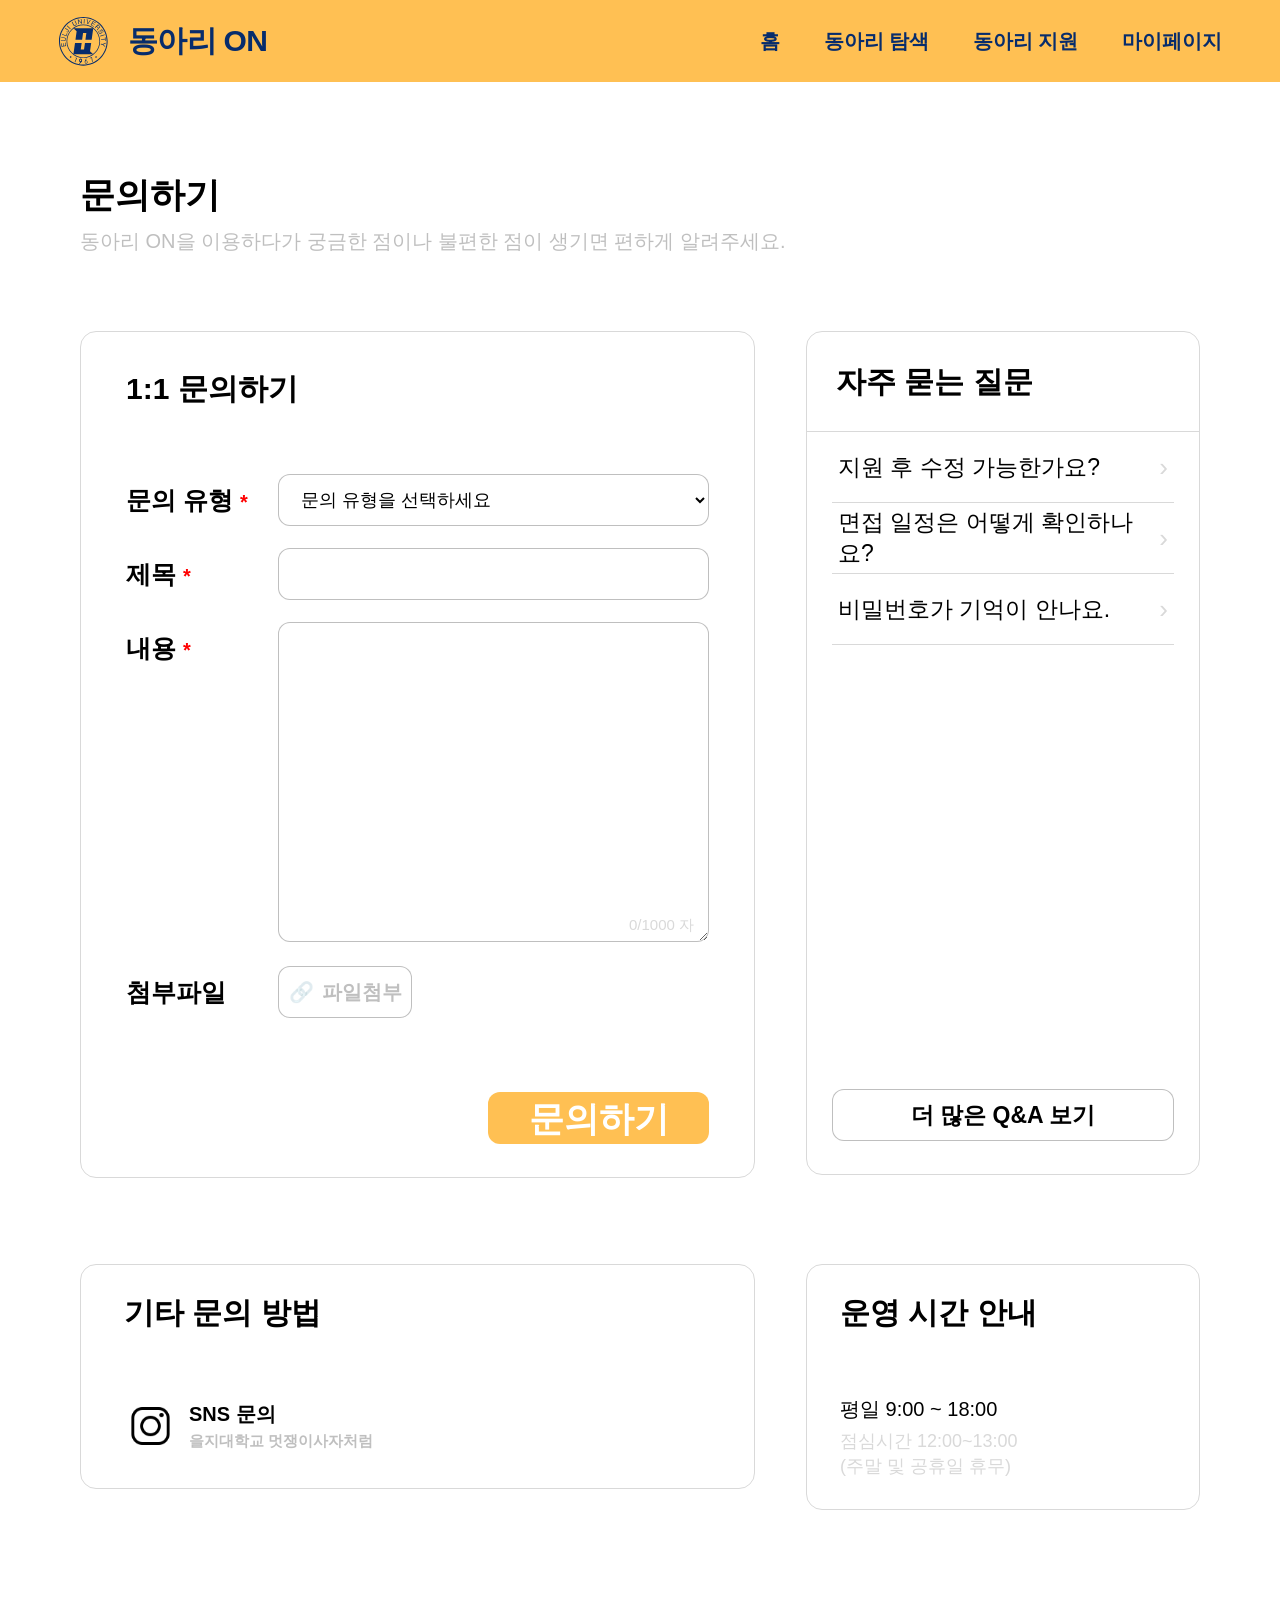
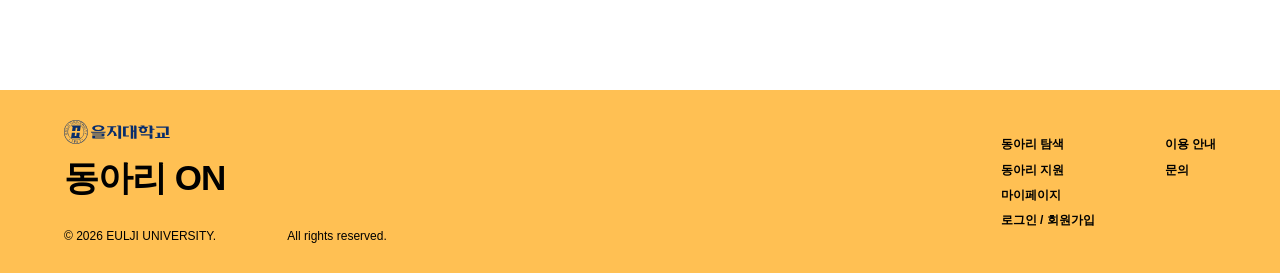
<file: inquiry.html>
<!DOCTYPE html>
<html lang="ko">
<head>
  <meta charset="UTF-8" />
  <meta name="viewport" content="width=device-width, initial-scale=1.0" />
  <title>문의하기 | 동아리 ON</title>
  <link rel="stylesheet" href="./css/style.css" />
</head>
<body>
  <header class="site-header">
    <a href="./index.html" class="logo-wrap" aria-label="동아리 ON 홈">
      <img src="./images/eulji-emblem.svg" alt="을지대학교 엠블럼" class="header-emblem" />
      <span>동아리 ON</span>
    </a>

    <nav class="gnb" aria-label="주요 메뉴">
      <a href="./index.html">홈</a>
      <a href="./club-list.html">동아리 탐색</a>
      <a href="./apply.html">동아리 지원</a>
      <a href="./mypage.html">마이페이지</a>
    </nav>
  </header>

  <main class="inquiry-page">
    <section class="inquiry-container">
      <div class="inquiry-title">
        <h1>문의하기</h1>
        <p>동아리 ON을 이용하다가 궁금한 점이나 불편한 점이 생기면 편하게 알려주세요.</p>
      </div>

      <div class="inquiry-layout">
        <section class="inquiry-card inquiry-form-card">
          <h2>1:1 문의하기</h2>

          <form id="inquiryForm">
            <div class="inquiry-row">
              <label for="inquiryType">문의 유형 <span>*</span></label>
              <select id="inquiryType" required>
                <option value="">문의 유형을 선택하세요</option>
                <option value="account">계정 / 로그인</option>
                <option value="application">동아리 지원</option>
                <option value="club">동아리 정보</option>
                <option value="error">오류 / 버그</option>
                <option value="etc">기타</option>
              </select>
            </div>

            <div class="inquiry-row">
              <label for="inquirySubject">제목 <span>*</span></label>
              <input type="text" id="inquirySubject" required />
            </div>

            <div class="inquiry-row">
              <label for="inquiryContent">내용 <span>*</span></label>
              <div class="inquiry-textarea-wrap">
                <textarea id="inquiryContent" maxlength="1000" required></textarea>
                <small id="inquiryCount">0/1000 자</small>
              </div>
            </div>

            <div class="inquiry-row">
              <label>첨부파일</label>
              <button type="button" class="inquiry-file-btn">
                <span>🔗</span>
                파일첨부
              </button>
            </div>

            <button type="submit" class="inquiry-submit">문의하기</button>
          </form>
        </section>

        <aside class="inquiry-card faq-card">
          <h2>자주 묻는 질문</h2>

          <div class="faq-list">
            <button type="button" class="faq-item">
              <span>지원 후 수정 가능한가요?</span>
              <b>›</b>
            </button>
            <button type="button" class="faq-item">
              <span>면접 일정은 어떻게 확인하나요?</span>
              <b>›</b>
            </button>
            <button type="button" class="faq-item">
              <span>비밀번호가 기억이 안나요.</span>
              <b>›</b>
            </button>
          </div>

          <button type="button" class="more-qna-btn">더 많은 Q&A 보기</button>
        </aside>

        <section class="inquiry-card contact-method-card">
          <h2>기타 문의 방법</h2>

          <div class="sns-contact">
            <div class="sns-icon"><img src="./images/instagram.svg" alt="인스타그램" /></div>
            <div>
              <h3>SNS 문의</h3>
              <p>을지대학교 멋쟁이사자처럼</p>
            </div>
          </div>
        </section>

        <section class="inquiry-card operating-card">
          <h2>운영 시간 안내</h2>

          <div class="operating-info">
            <div>
              <strong>평일 9:00 ~ 18:00</strong>
              <p>점심시간 12:00~13:00<br />(주말 및 공휴일 휴무)</p>
            </div>
          </div>
        </section>
      </div>
    </section>
  </main>

  <footer class="site-footer">
    <div class="footer-brand">
      <img src="./images/eulji-logo-ko.svg" alt="을지대학교 로고" />
      <h2>동아리 ON</h2>
      <p>© 2026 EULJI UNIVERSITY. <span>All rights reserved.</span></p>
    </div>

    <div class="footer-menu">
      <ul>
        <li><a href="./club-list.html">동아리 탐색</a></li>
        <li><a href="./apply.html">동아리 지원</a></li>
        <li><a href="./mypage.html">마이페이지</a></li>
        <li><a href="./login.html">로그인 / 회원가입</a></li>
      </ul>
      <ul>
        <li><a href="./guide.html">이용 안내</a></li>
        <li><a href="./inquiry.html">문의</a></li>
      </ul>
    </div>
  </footer>

  <script src="./js/auth.js"></script>
  <script src="./js/api.js"></script>
  <script src="./js/inquiry.js"></script>
</body>
</html>
</file>
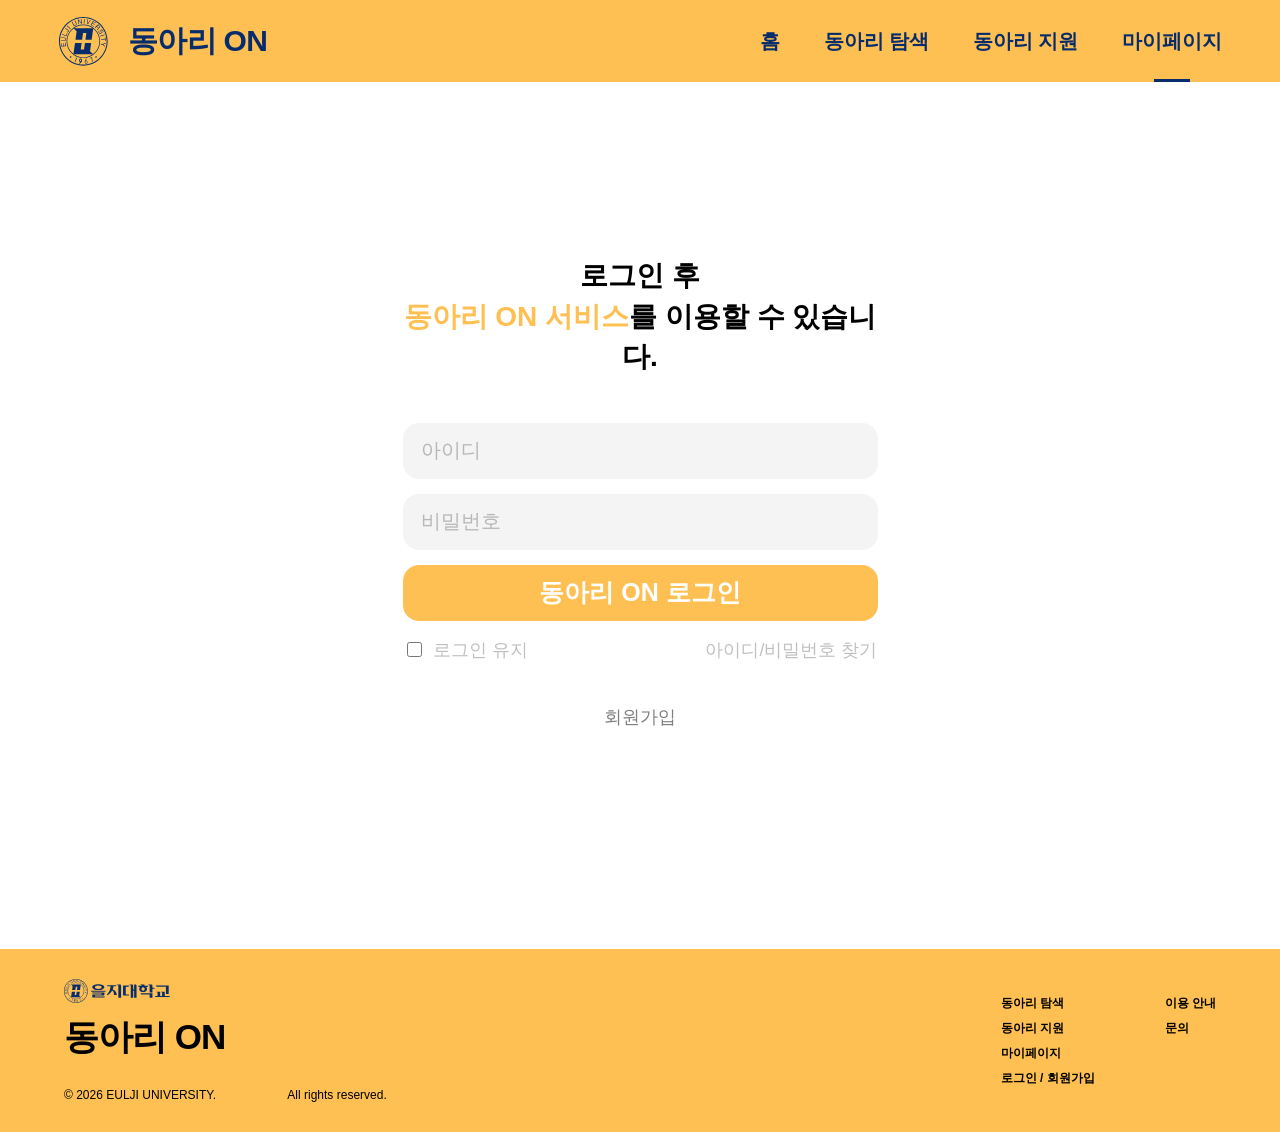
<file: login.html>
<!DOCTYPE html>
<html lang="ko">
<head>
  <meta charset="UTF-8" />
  <meta name="viewport" content="width=device-width, initial-scale=1.0" />
  <title>로그인 | 동아리 ON</title>
  <link rel="stylesheet" href="./css/style.css" />
</head>
<body>
  <header class="site-header">
    <a href="./index.html" class="logo-wrap" aria-label="동아리 ON 홈">
      <img src="./images/eulji-emblem.svg" alt="을지대학교 엠블럼" class="header-emblem" />
      <span>동아리 ON</span>
    </a>

    <nav class="gnb" aria-label="주요 메뉴">
      <a href="./index.html">홈</a>
      <a href="./club-list.html">동아리 탐색</a>
      <a href="./apply.html">동아리 지원</a>
      <a href="./mypage.html" class="is-active">마이페이지</a>
    </nav>
  </header>

  <main class="login-page">
    <section class="login-section">
      <h1>로그인 후<br /><span>동아리 ON 서비스</span>를 이용할 수 있습니다.</h1>

      <form class="login-form" id="loginForm">
        <input type="text" id="loginId" placeholder="아이디" autocomplete="username" />
        <input type="password" id="loginPassword" placeholder="비밀번호" autocomplete="current-password" />

        <button type="submit">동아리 ON 로그인</button>

        <div class="login-options">
          <label>
            <input type="checkbox" id="keepLogin" />
            <span>로그인 유지</span>
          </label>
          <a href="#">아이디/비밀번호 찾기</a>
        </div>

        <a href="./signup.html" class="signup-link">회원가입</a>
      </form>
    </section>
  </main>

  <footer class="site-footer">
    <div class="footer-brand">
      <img src="./images/eulji-logo-ko.svg" alt="을지대학교 로고" />
      <h2>동아리 ON</h2>
      <p>© 2026 EULJI UNIVERSITY. <span>All rights reserved.</span></p>
    </div>

    <div class="footer-menu">
      <ul>
        <li><a href="./club-list.html">동아리 탐색</a></li>
        <li><a href="./apply.html">동아리 지원</a></li>
        <li><a href="./mypage.html">마이페이지</a></li>
        <li><a href="./login.html">로그인 / 회원가입</a></li>
      </ul>
      <ul>
        <li><a href="./guide.html">이용 안내</a></li>
        <li><a href="./inquiry.html">문의</a></li>
      </ul>
    </div>
  </footer>

  <script src="./js/api.js"></script>
  <script src="./js/login.js"></script>
</body>
</html>
</file>
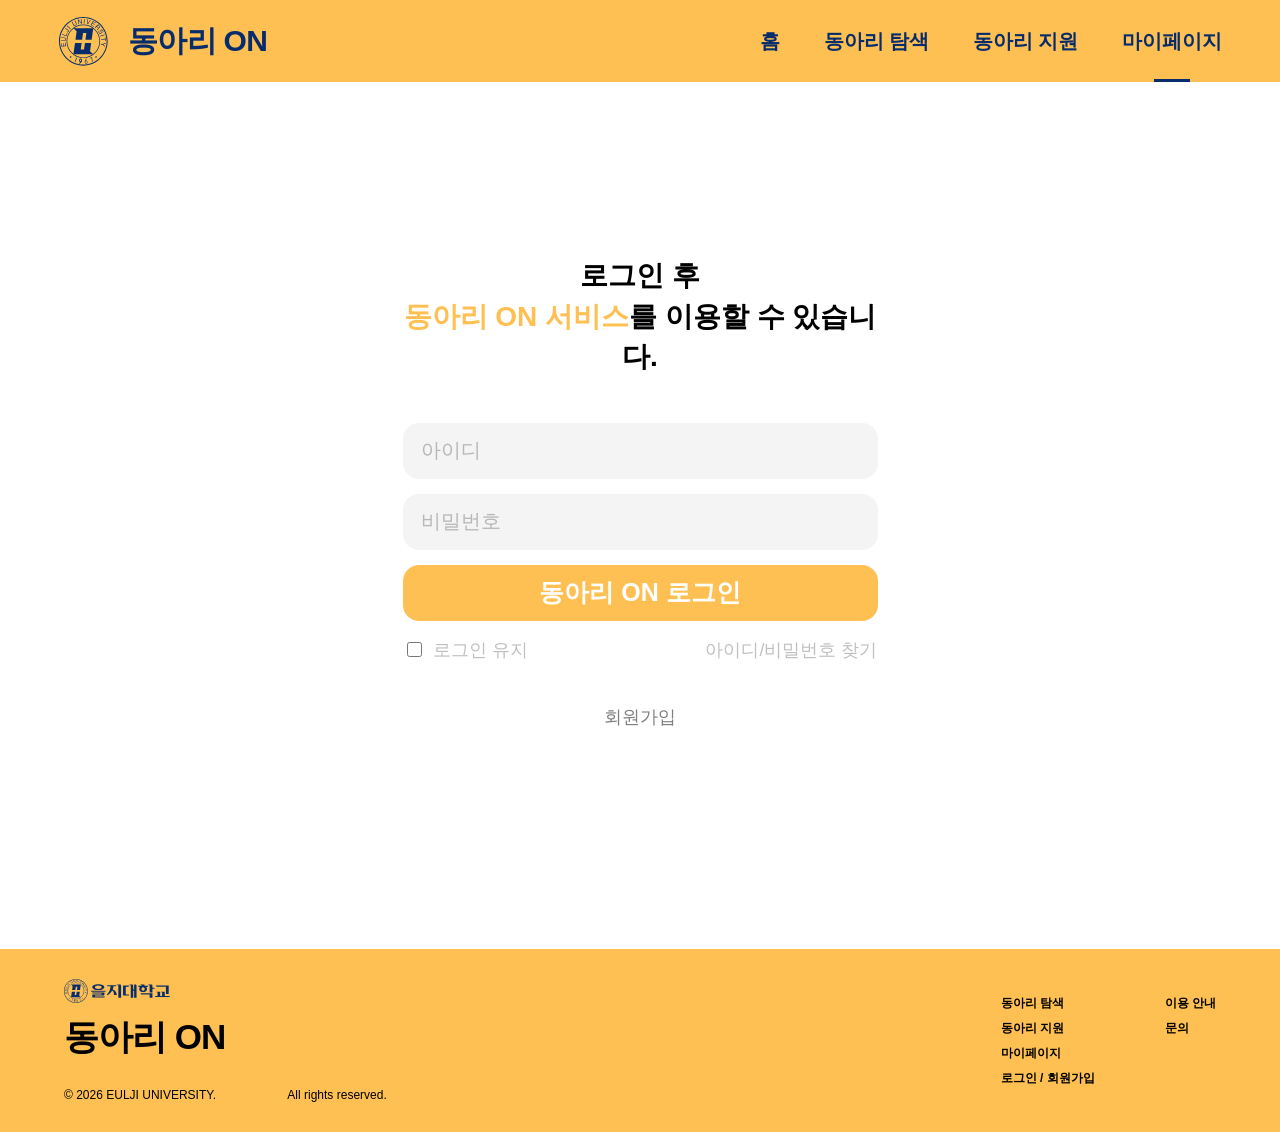
<file: notifications.html>
<!DOCTYPE html>
<html lang="ko">
<head>
  <meta charset="UTF-8" />
  <meta name="viewport" content="width=device-width, initial-scale=1.0" />
  <title>알림 | 동아리 ON</title>
  <link rel="stylesheet" href="./css/style.css" />
</head>
<body>
  <header class="site-header">
    <a href="./index.html" class="logo">동아리 ON</a>
    <nav>
      <a href="./index.html">홈</a>
      <a href="./club-list.html">동아리 탐색</a>
      <a href="./apply.html">동아리 지원</a>
      <a href="./mypage.html">마이페이지</a>
    </nav>
  </header>

  <main class="operator-page">
    <section class="operator-hero">
      <p class="eyebrow">알림</p>
      <h1>내 알림 목록</h1>
      <p>가입 신청, 게시글, 문의 답변 등 내 계정으로 온 알림을 확인하고 읽음 처리합니다.</p>
    </section>

    <section class="operator-panel">
      <div class="operator-toolbar notification-toolbar">
        <button type="button" id="loadNotificationsBtn" class="operator-btn primary">알림 새로고침</button>
        <button type="button" id="readAllBtn" class="operator-btn">모두 읽음 처리</button>
      </div>

      <div id="notificationSummary" class="operator-summary">알림 목록을 불러오는 중입니다.</div>
      <div id="notificationList" class="notification-list-page"></div>
    </section>
  </main>

  <script src="./js/auth.js"></script>
  <script src="./js/api.js"></script>
  <script src="./js/notifications.js"></script>
</body>
</html>
</file>
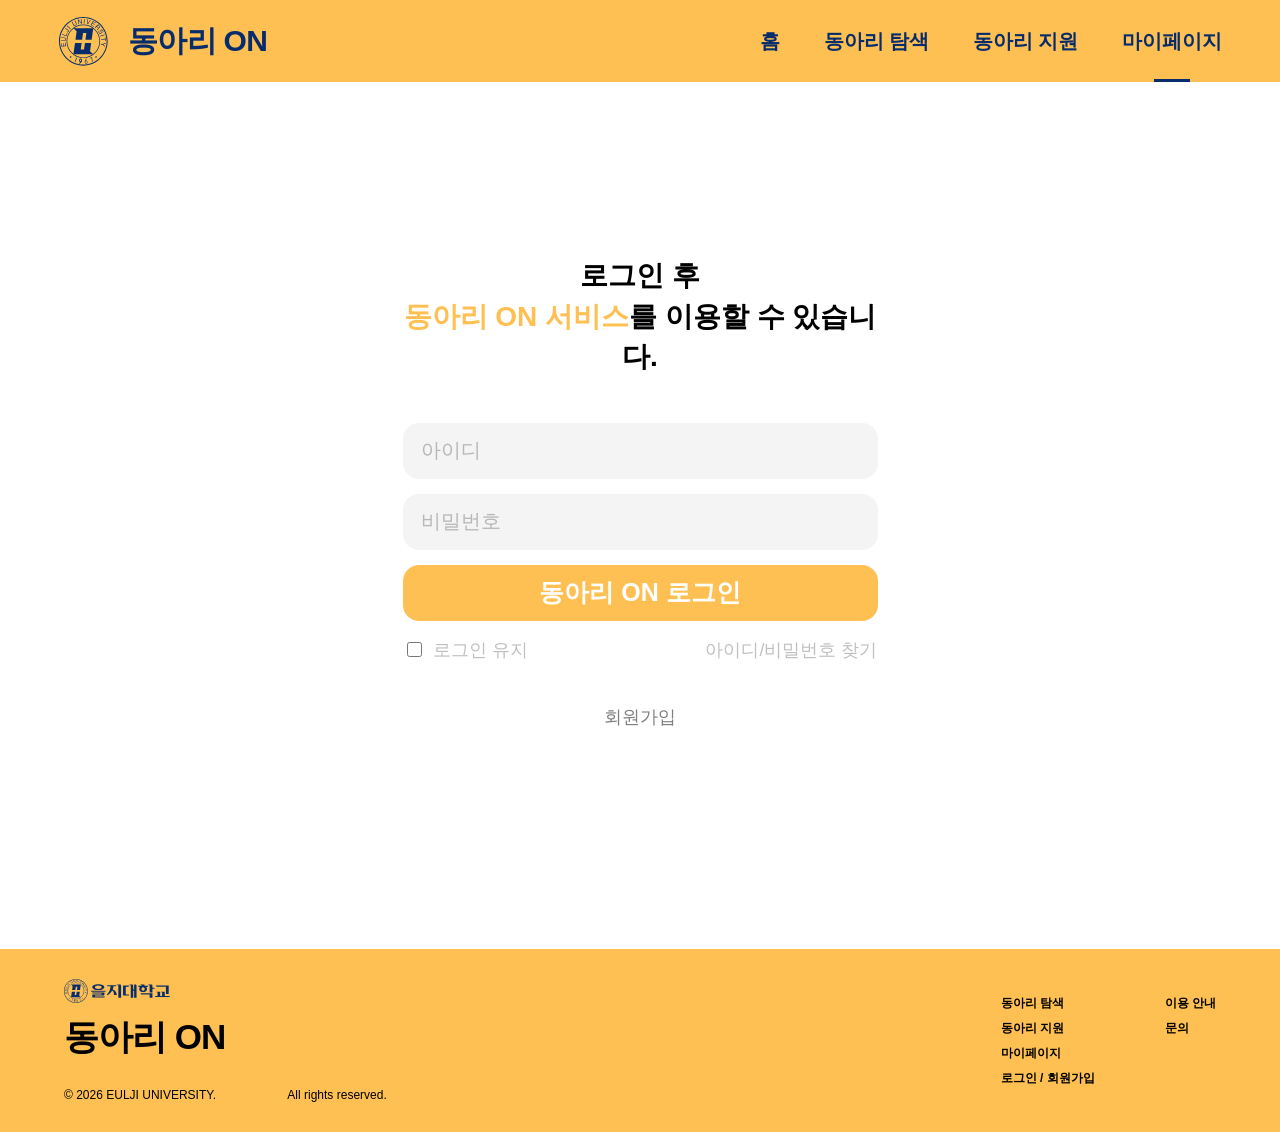
<file: operator-applications.html>
<!DOCTYPE html>
<html lang="ko">
<head>
  <meta charset="UTF-8" />
  <meta name="viewport" content="width=device-width, initial-scale=1.0" />
  <title>지원자 목록 | 동아리 ON</title>
  <link rel="stylesheet" href="./css/style.css" />
</head>
<body>
  <header class="site-header">
    <a href="./index.html" class="logo-wrap" aria-label="동아리 ON 홈">
      <img src="./images/eulji-emblem.svg" alt="을지대학교 엠블럼" class="header-emblem" />
      <span>동아리 ON</span>
    </a>

    <nav class="gnb" aria-label="주요 메뉴">
      <a href="./index.html">홈</a>
      <a href="./club-list.html">동아리 탐색</a>
      <a href="./apply.html">동아리 지원</a>
      <a href="./mypage.html">마이페이지</a>
    </nav>
  </header>

  <main class="operator-api-page">
    <section class="operator-api-hero">
      <p class="eyebrow">운영진 관리</p>
      <h1>지원자 목록 조회</h1>
      <p>운영 중인 동아리에 지원한 학생 목록을 확인하고 승인/거절 처리할 수 있습니다.</p>
    </section>

    <section class="operator-api-panel">
      <div class="operator-api-toolbar">
        <label class="operator-api-field">
          <span>동아리 선택</span>
          <select id="clubSelect">
            <option value="">동아리를 선택하세요</option>
          </select>
        </label>

        <label class="operator-api-field">
          <span>지원 상태</span>
          <select id="statusSelect">
            <option value="PENDING">대기</option>
            <option value="APPROVED">승인</option>
            <option value="REJECTED">거절</option>
            <option value="">전체</option>
          </select>
        </label>

        <button type="button" id="loadApplicationsBtn" class="operator-api-btn primary">
          조회하기
        </button>
      </div>

      <div id="applicationSummary" class="operator-api-summary">
        동아리를 선택하면 지원자 목록이 표시됩니다.
      </div>

      <div id="applicationsList" class="application-api-list"></div>
    </section>
  </main>

<footer class="site-footer">
    <div class="footer-brand">
      <img src="./images/eulji-logo-ko.svg" alt="을지대학교 로고" />
      <h2>동아리 ON</h2>
      <p>© 2026 EULJI UNIVERSITY. <span>All rights reserved.</span></p>
    </div>

    <div class="footer-menu">
      <ul>
        <li><a href="./club-list.html">동아리 탐색</a></li>
        <li><a href="./apply.html">동아리 지원</a></li>
        <li><a href="./mypage.html">마이페이지</a></li>
        <li><a href="./login.html">로그인 / 회원가입</a></li>
      </ul>
      <ul>
        <li><a href="./guide.html">이용 안내</a></li>
        <li><a href="./inquiry.html">문의</a></li>
      </ul>
    </div>
  </footer>

  <script src="./js/auth.js"></script>
  <script src="./js/api.js"></script>
  <script src="./js/operator-applications.js"></script>
</body>
</html>
</file>
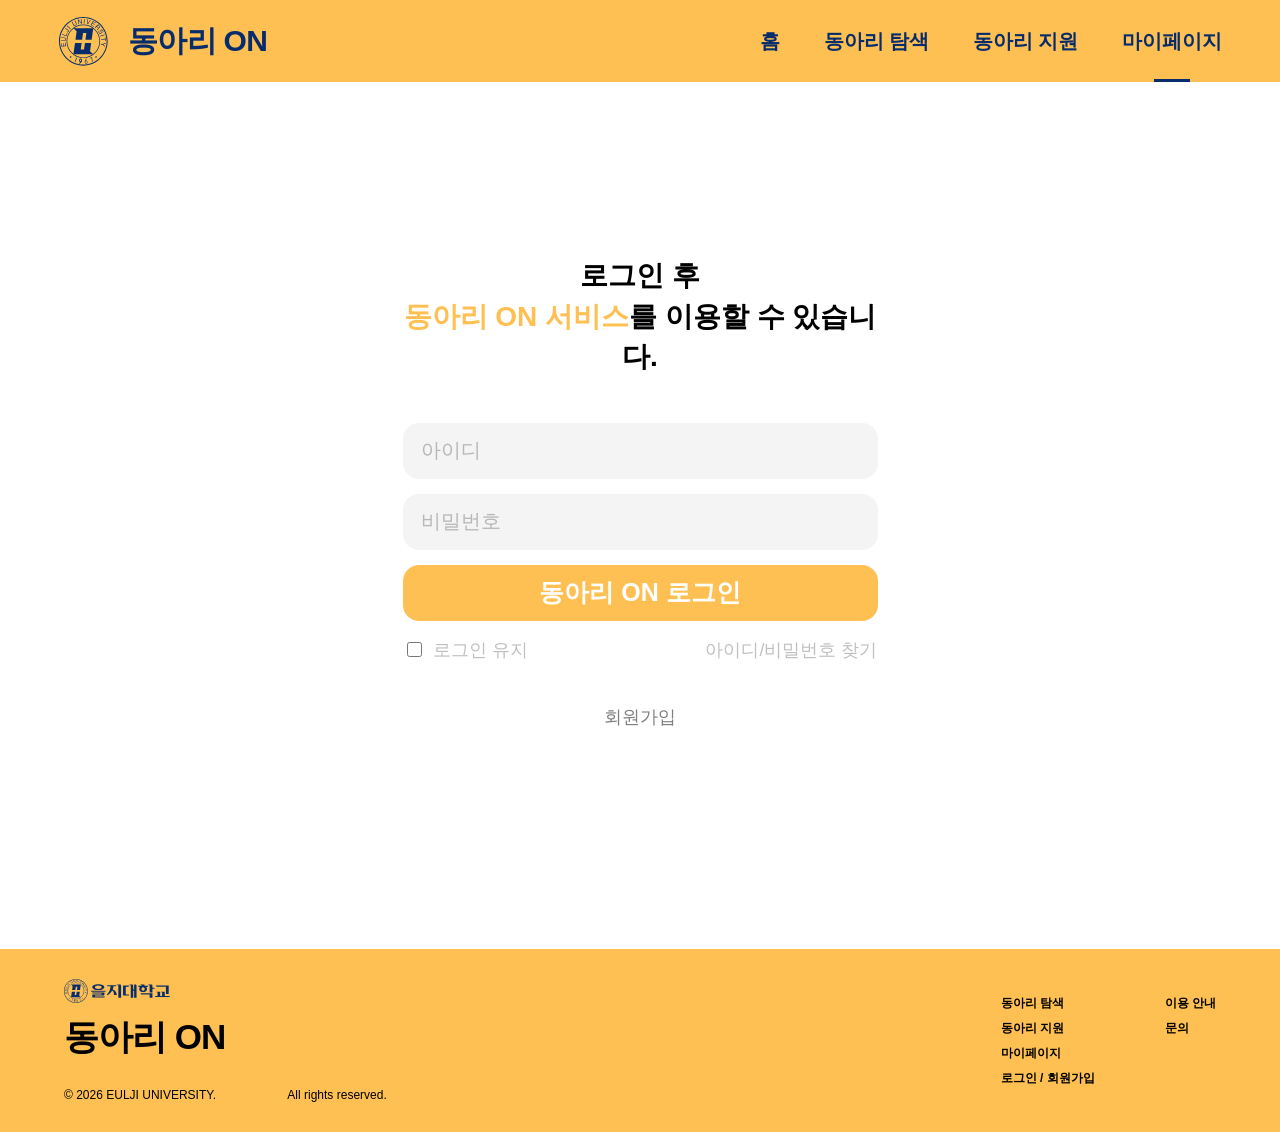
<file: operator-club-edit.html>
<!DOCTYPE html>
<html lang="ko">
<head>
  <meta charset="UTF-8" />
  <meta name="viewport" content="width=device-width, initial-scale=1.0" />
  <title>동아리 정보 수정 | 동아리 ON</title>
  <link rel="stylesheet" href="./css/style.css" />
</head>
<body>
  <header class="site-header">
    <a href="./index.html" class="logo">동아리 ON</a>
    <nav>
      <a href="./index.html">홈</a>
      <a href="./club-list.html">동아리 탐색</a>
      <a href="./apply.html">동아리 지원</a>
      <a href="./mypage.html">마이페이지</a>
    </nav>
  </header>

  <main class="operator-page">
    <section class="operator-hero">
      <p class="eyebrow">운영진 관리</p>
      <h1>동아리 정보 수정</h1>
      <p>운영 중인 동아리의 소개, 모집 상태, 모집 기간, 활동 정보, 연락처를 수정합니다.</p>
    </section>

    <section class="operator-panel">
      <div class="operator-toolbar">
        <label class="operator-field">
          <span>동아리 선택</span>
          <select id="clubSelect">
            <option value="">동아리를 선택하세요</option>
          </select>
        </label>
        <button type="button" id="loadClubBtn" class="operator-btn primary">정보 불러오기</button>
      </div>

      <div id="clubEditSummary" class="operator-summary">동아리를 선택하면 수정 폼이 표시됩니다.</div>

      <form id="clubEditForm" class="operator-edit-form hidden">
        <div class="operator-form-grid">
          <label>
            <span>동아리명</span>
            <input type="text" id="clubName" readonly />
          </label>

          <label>
            <span>모집 상태</span>
            <select id="clubStatus">
              <option value="OPEN">모집 중</option>
              <option value="CLOSED">모집마감</option>
              <option value="ALWAYS">상시 모집</option>
            </select>
          </label>

          <label>
            <span>모집 기간</span>
            <input type="text" id="recruitPeriod" placeholder="예: 2026.03.01 ~ 2026.03.15" />
          </label>

          <label>
            <span>연락처 / SNS</span>
            <input type="text" id="contactUrl" placeholder="인스타그램, 카카오톡 오픈채팅, 이메일 등" />
          </label>
        </div>

        <label>
          <span>짧은 소개</span>
          <textarea id="shortDescription" rows="3" placeholder="동아리 카드에 표시될 짧은 소개"></textarea>
        </label>

        <label>
          <span>상세 소개</span>
          <textarea id="fullDescription" rows="6" placeholder="동아리 상세 페이지에 표시될 소개"></textarea>
        </label>

        <label>
          <span>모집 조건</span>
          <textarea id="recruitCondition" rows="4" placeholder="지원 조건, 모집 대상 등"></textarea>
        </label>

        <label>
          <span>활동 정보</span>
          <textarea id="activityInfo" rows="4" placeholder="정기 모임, 주요 활동, 회비 등"></textarea>
        </label>

        <div class="operator-form-actions">
          <button type="submit" class="operator-btn primary">수정 저장</button>
          <a href="./mypage.html" class="operator-btn secondary-link">마이페이지로 돌아가기</a>
        </div>
      </form>
    </section>
  </main>

  <script src="./js/auth.js"></script>
  <script src="./js/api.js"></script>
  <script src="./js/operator-club-edit.js"></script>
</body>
</html>
</file>
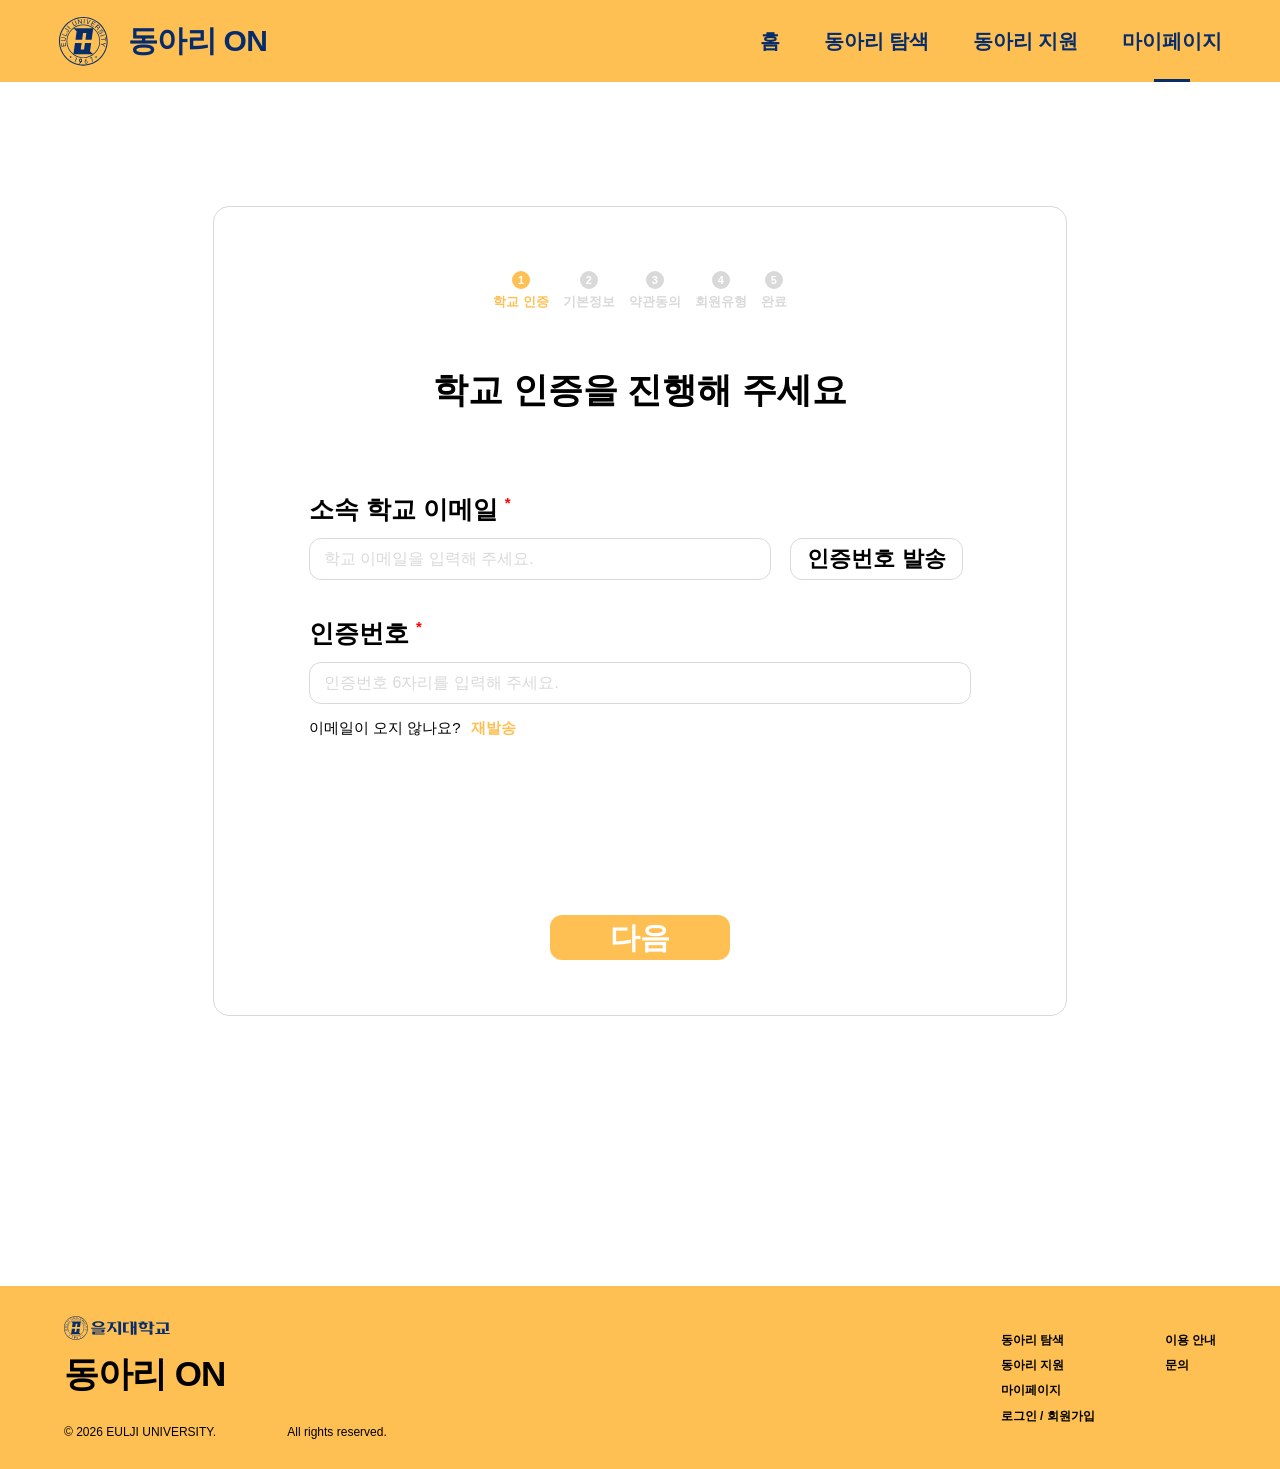
<file: signup.html>
<!DOCTYPE html>
<html lang="ko">
<head>
  <meta charset="UTF-8" />
  <meta name="viewport" content="width=device-width, initial-scale=1.0" />
  <title>회원가입 | 동아리 ON</title>
  <link rel="stylesheet" href="./css/style.css" />
</head>
<body>
  <header class="site-header">
    <a href="./index.html" class="logo-wrap" aria-label="동아리 ON 홈">
      <img src="./images/eulji-emblem.svg" alt="을지대학교 엠블럼" class="header-emblem" />
      <span>동아리 ON</span>
    </a>

    <nav class="gnb" aria-label="주요 메뉴">
      <a href="./index.html">홈</a>
      <a href="./club-list.html">동아리 탐색</a>
      <a href="./apply.html">동아리 지원</a>
      <a href="./mypage.html" class="is-active">마이페이지</a>
    </nav>
  </header>

  <main class="signup-page">
    <section class="signup-card" id="signupCard">
      <ol class="signup-stepper" aria-label="회원가입 단계">
        <li class="is-active" data-step-dot="1">학교 인증</li>
        <li data-step-dot="2">기본정보</li>
        <li data-step-dot="3">약관동의</li>
        <li data-step-dot="4">회원유형</li>
        <li data-step-dot="5">완료</li>
      </ol>

      <form class="signup-form" id="signupForm">
        <section class="signup-step is-active" data-step="1">
          <h1>학교 인증을 진행해 주세요</h1>

          <div class="signup-field">
            <label for="schoolEmail">소속 학교 이메일 <span>*</span></label>
            <div class="email-send-row">
              <input type="email" id="schoolEmail" placeholder="학교 이메일을 입력해 주세요." />
              <button type="button" class="line-action-btn" id="sendCodeBtn">인증번호 발송</button>
            </div>
          </div>

          <div class="signup-field verification-field">
            <label for="verificationCode">인증번호 <span>*</span></label>
            <input type="text" id="verificationCode" maxlength="8" placeholder="인증번호 6자리를 입력해 주세요." />
            <p class="resend-text">
              이메일이 오지 않나요?
              <button type="button" id="resendCodeBtn">재발송</button>
            </p>
          </div>

          <button type="button" class="signup-next-btn single-next" data-next>다음</button>
        </section>

        <section class="signup-step signup-basic-step" data-step="2">
          <h1>기본 정보를 입력해 주세요</h1>

          <div class="signup-basic-box">
            <div class="signup-field">
              <label for="signupDepartment">학과 <span>*</span></label>
              <select id="signupDepartment" name="department" class="department-select" required>
  <option value="">학과를 선택하세요</option>

  <option value="간호학과">간호학과</option>
  <option value="임상병리학과">임상병리학과</option>
  <option value="안경광학과">안경광학과</option>
  <option value="응급구조학과">응급구조학과</option>
  <option value="방사선학과">방사선학과</option>
  <option value="치위생학과">치위생학과</option>
  <option value="물리치료학과">물리치료학과</option>
  <option value="의료경영학과">의료경영학과</option>
  <option value="빅데이터인공지능전공">빅데이터인공지능전공</option>
  <option value="글로벌빅데이터AI학과">글로벌빅데이터AI학과</option>
  <option value="식품영양전공">식품영양전공</option>
  <option value="식품생명공학전공">식품생명공학전공</option>
  <option value="안전공학전공">안전공학전공</option>
  <option value="화장품과학전공">화장품과학전공</option>
  <option value="의료공학전공">의료공학전공</option>
  <option value="인문사회계열학부">인문사회계열학부</option>
  <option value="레저산업전공">레저산업전공</option>
  <option value="뷰티아트전공">뷰티아트전공</option>
  <option value="시각디자인전공">시각디자인전공</option>
  <option value="사회복지전공">사회복지전공</option>
  <option value="아동청소년상담전공">아동청소년상담전공</option>
  <option value="중독상담전공">중독상담전공</option>
  <option value="장례산업전공">장례산업전공</option>
  <option value="식품영양학과">식품영양학과</option>
  <option value="식품산업외식학과">식품산업외식학과</option>
  <option value="보건환경안전학과">보건환경안전학과</option>
  <option value="의료IT학과">의료IT학과</option>
  <option value="의료공학과">의료공학과</option>
  <option value="미용화장품과학과">미용화장품과학과</option>
  <option value="의료홍보디자인학과">의료홍보디자인학과</option>
  <option value="스포츠아웃도어학과">스포츠아웃도어학과</option>
  <option value="장례지도학과">장례지도학과</option>
  <option value="중독재활복지학과">중독재활복지학과</option>
  <option value="유아교육학과">유아교육학과</option>
  <option value="아동학과">아동학과</option>
  <option value="빅데이터의료융합학과">빅데이터의료융합학과</option>
</select>
            </div>

            <div class="signup-field">
              <label for="signupStudentId">학번 <span>*</span></label>
              <input type="text" id="signupStudentId" maxlength="20" />
            </div>

            <div class="signup-field">
              <label for="signupName">이름 <span>*</span></label>
              <input type="text" id="signupName" />
            </div>

            <div class="signup-field">
              <label for="signupPassword">비밀번호 <span>*</span></label>
              <input type="password" id="signupPassword" />
              <small class="password-rule-text">8자 이상, 영문/숫자/특수문자 조합</small>
            </div>

            <div class="signup-field">
              <label for="signupPasswordCheck">비밀번호 확인 <span>*</span></label>
              <input type="password" id="signupPasswordCheck" />
            </div>
          </div>

          <div class="signup-buttons">
            <button type="button" class="signup-prev-btn" data-prev>이전</button>
            <button type="button" class="signup-next-btn" data-next>다음</button>
          </div>
        </section>

        <section class="signup-step" data-step="3">
          <h1>약관에 동의해 주세요</h1>

          <div class="terms-box">
            <label class="terms-all">
              <input type="checkbox" id="termsAll" />
              <span>전체 동의</span>
            </label>

            <div class="terms-item">
              <label>
                <input type="checkbox" class="term-check" data-required="true" />
                <span>[필수] 서비스 이용약관 동의</span>
              </label>
              <button type="button">보기</button>
            </div>

            <div class="terms-item">
              <label>
                <input type="checkbox" class="term-check" data-required="true" />
                <span>[필수] 개인정보 수집 및 이용 동의</span>
              </label>
              <button type="button">보기</button>
            </div>

            <div class="terms-item">
              <label>
                <input type="checkbox" class="term-check" data-required="true" />
                <span>[필수] 학교 이메일 인증 정보 활용 동의</span>
              </label>
              <button type="button">보기</button>
            </div>

            <div class="terms-item">
              <label>
                <input type="checkbox" class="term-check" />
                <span>[선택] 동아리 소식 및 알림 수신 동의</span>
              </label>
              <button type="button">보기</button>
            </div>
          </div>

          <div class="signup-buttons">
            <button type="button" class="signup-prev-btn" data-prev>이전</button>
            <button type="button" class="signup-next-btn" data-next>다음</button>
          </div>
        </section>

        <section class="signup-step signup-role-step" data-step="4">
          <h1>회원 유형을 선택해 주세요</h1>

          <div class="member-type-list">
            <button type="button" class="member-type-card is-selected" data-role-select="ROLE_STUDENT">
              <span class="radio-circle"></span>
              <span>
                <strong>일반 회원</strong>
                <em>동아리 탐색 및 지원, 동아리 게시글 작성 등 기본 활동이 가능합니다.</em>
              </span>
            </button>

            <button type="button" class="member-type-card" data-role-select="ROLE_CLUB_ADMIN">
              <span class="radio-circle"></span>
              <span>
                <strong>동아리 운영자</strong>
                <em>가입 후 바로 운영진 메뉴를 사용할 수 있습니다.</em>
              </span>
            </button>
          </div>

          <div class="operator-request-box" id="operatorRequestBox">
            <h2>운영자 정보</h2>

            <div class="operator-form-grid">
              <div class="signup-field">
                <label for="operatorClubType">동아리 유형 <span>*</span></label>
                <select id="operatorClubType">
                  <option value="">선택</option>
                  <option value="CENTRAL">중앙동아리</option>
                  <option value="GENERAL">일반동아리</option>
                </select>
              </div>

              <div class="signup-field">
                <label for="operatorClubName">신청 동아리 <span>*</span></label>
                <input type="text" id="operatorClubName" placeholder="동아리명을 작성해 주세요." />
              </div>

              <div class="signup-field">
                <label for="operatorRole">동아리 내 역할 <span>*</span></label>
                <select id="operatorRole">
                  <option value="">선택</option>
                  <option value="PRESIDENT">회장</option>
                  <option value="VICE_PRESIDENT">부회장</option>
                  <option value="PROMOTION">홍보 담당</option>
                </select>
              </div>
            </div>

            <div class="operator-notice">
              <strong>운영자 가입 안내</strong>
              <ul>
                <li>운영자로 가입하면 마이페이지에서 운영진 메뉴가 바로 표시됩니다.</li>
                <li>동아리의 공지 작성·게시글 관리·동아리 정보 수정 등이 가능합니다.</li>
                <li>백엔드 권한 설정이 필요한 API는 서버에서도 운영진 권한이 부여되어야 정상 작동합니다.</li>
              </ul>
            </div>
          </div>

          <div class="signup-buttons role-buttons">
            <button type="button" class="signup-prev-btn" data-prev>이전</button>
            <button type="button" class="signup-next-btn" id="completeSignupBtn">다음</button>
          </div>
        </section>

        <section class="signup-step signup-complete-step" data-step="5">
          <div class="complete-visual">
            <img src="./images/signup-complete.svg" alt="" />
          </div>
          <h1 id="completeTitle">회원가입이 완료되었습니다!</h1>
          <p id="completeMessage">가입을 환영합니다. 동아리 ON에서 동아리 활동을 함께 즐겨요!</p>

          <div class="operator-pending-notice" id="operatorPendingNotice">
            <strong>운영자 가입 안내</strong>
            <p>
              운영자 권한은 학교의 승인이 필요합니다.<br />
              승인 결과는 이메일로 안내드리며<br />
              승인 후 운영자 메뉴가 활성화됩니다.
            </p>
          </div>

          <div class="complete-buttons">
            <a href="./index.html" class="signup-prev-btn">홈</a>
            <a href="./login.html" class="signup-next-btn">로그인 하기</a>
          </div>
        </section>
      </form>
    </section>
  </main>

  <footer class="site-footer">
    <div class="footer-brand">
      <img src="./images/eulji-logo-ko.svg" alt="을지대학교 로고" />
      <h2>동아리 ON</h2>
      <p>© 2026 EULJI UNIVERSITY. <span>All rights reserved.</span></p>
    </div>

    <div class="footer-menu">
      <ul>
        <li><a href="./club-list.html">동아리 탐색</a></li>
        <li><a href="./apply.html">동아리 지원</a></li>
        <li><a href="./mypage.html">마이페이지</a></li>
        <li><a href="./login.html">로그인 / 회원가입</a></li>
      </ul>
      <ul>
        <li><a href="./guide.html">이용 안내</a></li>
        <li><a href="./inquiry.html">문의</a></li>
      </ul>
    </div>
  </footer>

  <script src="./js/api.js"></script>
  <script src="./js/signup.js"></script>
</body>
</html>
</file>
<file: css/style.css>
* {
  box-sizing: border-box;
}

:root {
  --yellow: #ffc053;
  --yellow-light: #f8d393;
  --blue: #072c6c;
  --blue-muted: #6c7aa4;
  --green: #74b79e;
  --border: rgba(0, 0, 0, 0.25);
  --container: 1280px;
}

body {
  margin: 0;
  color: var(--blue);
  background: #ffffff;
  font-family: "Pretendard", "Noto Sans KR", Arial, sans-serif;
}

a {
  color: inherit;
  text-decoration: none;
}

button,
input {
  font: inherit;
}

/* Header */
.site-header {
  width: 100%;
  min-height: 82px;
  padding: 0 clamp(24px, 5vw, 58px);
  background: var(--yellow);
  display: flex;
  align-items: center;
  justify-content: space-between;
}

.logo-wrap {
  display: flex;
  align-items: center;
  gap: 19px;
}

.header-emblem {
  width: 51px;
  height: 49px;
  object-fit: contain;
}

.logo-wrap span {
  font-size: 30px;
  font-weight: 900;
  letter-spacing: -0.7px;
  white-space: nowrap;
}

.gnb {
  height: 82px;
  display: flex;
  align-items: center;
  gap: clamp(28px, 3.4vw, 54px);
  font-size: 20px;
  font-weight: 900;
}

.gnb a {
  height: 82px;
  display: flex;
  align-items: center;
  position: relative;
  white-space: nowrap;
}

.gnb a.is-active::after {
  content: "";
  width: 36px;
  height: 3px;
  background: var(--blue);
  position: absolute;
  left: 50%;
  bottom: 0;
  transform: translateX(-50%);
}

/* Hero */
.hero-section {
  height: 708px;
  position: relative;
  overflow: hidden;
  background: #fff;
  display: flex;
  justify-content: center;
  text-align: center;
}

.glow {
  position: absolute;
  z-index: 0;
  pointer-events: none;
  user-select: none;
}

.glow-1 {
  width: 420px;
  height: auto;
  top: 123px;
  left: calc(50% - 390px);
}

.glow-2 {
  width: 407px;
  height: auto;
  top: 243px;
  left: calc(50% + 53px);
}

.hero-copy {
  position: relative;
  z-index: 1;
  margin-top: 212px;
}

.hero-copy h1 {
  margin: 0;
  font-size: clamp(58px, 5.55vw, 80px);
  line-height: 1.18;
  letter-spacing: -3.2px;
  font-weight: 900;
}

.hero-copy p {
  margin: 28px 0 0;
  font-size: clamp(16px, 1.4vw, 20px);
  font-weight: 900;
}

/* Feature marquee */
.feature-marquee {
  width: 100%;
  overflow: hidden;
}

.feature-track {
  display: flex;
  gap: 62px;
  width: max-content;
  animation: featureMarquee 36s linear infinite;
  will-change: transform;
}

.feature-marquee:hover .feature-track {
  animation-play-state: paused;
}

.feature-set {
  display: flex;
  gap: 62px;
  flex-shrink: 0;
}

.feature-card {
  width: 317px;
  height: 343px;
  flex: 0 0 auto;
  border-radius: 16px;
  border: 0;
  background: transparent;
  cursor: pointer;
  perspective: 1000px;
  color: var(--blue);
}

.feature-card-inner {
  width: 100%;
  height: 100%;
  position: relative;
  transform-style: preserve-3d;
  transition: transform 0.55s ease;
}

.feature-card.is-back .feature-card-inner {
  transform: rotateY(180deg);
}

.feature-face {
  position: absolute;
  inset: 0;
  border-radius: 16px;
  backface-visibility: hidden;
}

.feature-front {
  padding-top: 35px;
  display: flex;
  align-items: center;
  flex-direction: column;
}

.feature-card.light .feature-front,
.feature-card.light .feature-back {
  background: var(--yellow-light);
}

.feature-card.yellow .feature-front,
.feature-card.yellow .feature-back {
  background: var(--yellow);
}

.feature-front h2 {
  margin: 0;
  font-size: 35px;
  line-height: 1.2;
  font-weight: 900;
  letter-spacing: -1px;
  white-space: nowrap;
}

.feature-front img {
  width: 121px;
  height: 121px;
  margin-top: 74px;
  object-fit: contain;
}

.feature-back {
  transform: rotateY(180deg);
  display: flex;
  align-items: center;
  justify-content: center;
  padding: 42px;
  text-align: center;
}

.feature-back p {
  margin: 0;
  font-size: 29px;
  line-height: 1.35;
  font-weight: 500;
  letter-spacing: -0.6px;
}

@keyframes featureMarquee {
  from {
    transform: translateX(-121px);
  }
  to {
    transform: translateX(calc(-50% - 31px));
  }
}

/* Search */
.search-section {
  margin-top: 292px;
  display: flex;
  justify-content: center;
}

.search-bar {
  width: min(888px, 90vw);
  height: 56px;
  border: 2px solid var(--blue);
  border-radius: 51.5px;
  background: #fff;
  display: flex;
  align-items: center;
  padding-left: 28px;
  padding-right: 21px;
}

.search-bar input {
  flex: 1;
  height: 100%;
  border: 0;
  outline: 0;
  color: var(--blue);
  font-size: 20px;
  font-weight: 500;
}

.search-bar input::placeholder {
  color: rgba(0, 0, 0, 0.25);
}

.search-bar button {
  border: 0;
  background: transparent;
  width: 34px;
  height: 34px;
  padding: 0;
  cursor: pointer;
}

.search-bar svg {
  width: 31px;
  height: 31px;
  fill: none;
  stroke: var(--blue);
  stroke-width: 1.8;
  stroke-linecap: round;
}

/* Club sections */
.club-section {
  width: min(var(--container), 88vw);
  margin: 114px auto 0;
}

.general-section {
  margin-top: 156px;
  margin-bottom: 283px;
}

.section-title-row {
  display: flex;
  align-items: center;
  gap: 40px;
  margin-bottom: 55px;
}

.section-title-row h2 {
  margin: 0;
  font-size: 35px;
  line-height: 1;
  font-weight: 900;
  white-space: nowrap;
  letter-spacing: -1px;
}

.section-title-row span {
  height: 3px;
  background: var(--blue);
  flex: 1;
}

.section-title-row a {
  font-size: 30px;
  font-weight: 700;
  white-space: nowrap;
}

.section-title-row b {
  font-size: 43px;
  line-height: 0;
  margin-left: 13px;
  position: relative;
  top: 3px;
}

.club-grid {
  display: grid;
  grid-template-columns: repeat(4, 1fr);
  gap: 31px;
}

.club-card {
  height: 312px;
  border: 1px solid var(--border);
  border-radius: 16px;
  background: #fff;
  overflow: hidden;
}

.club-thumb {
  height: 184px;
  display: flex;
  align-items: center;
  justify-content: center;
  overflow: hidden;
}

.club-thumb img {
  width: 100%;
  height: 100%;
  object-fit: contain;
}

.club-content {
  height: 128px;
  padding: 13px 27px 14px;
}

.club-content h3 {
  margin: 0;
  font-size: 30px;
  line-height: 1.1;
  font-weight: 700;
  letter-spacing: -1px;
}

.club-content p {
  margin: 7px 0 0;
  font-size: 15px;
  line-height: 1.1;
  font-weight: 700;
  white-space: nowrap;
}

.club-bottom {
  margin-top: 21px;
  display: flex;
  align-items: center;
  justify-content: space-between;
}

.tag {
  width: 68px;
  height: 26px;
  border-radius: 8px;
  color: #fff;
  display: inline-flex;
  align-items: center;
  justify-content: center;
  font-style: normal;
  font-size: 12px;
  font-weight: 700;
}

.tag.green {
  background: var(--green);
}

.tag.blue {
  background: var(--blue-muted);
}

.tag.yellow {
  background: var(--yellow-light);
}

.bookmark-icon {
  width: 16px;
  height: 20px;
  object-fit: contain;
}

/* Footer */
.site-footer {
  min-height: 169px;
  padding: 30px clamp(36px, 5vw, 73px);
  background: var(--yellow);
  color: #000;
  display: flex;
  align-items: flex-start;
  justify-content: space-between;
  gap: 48px;
}

.footer-brand img {
  width: 106px;
  height: 24px;
  object-fit: contain;
  object-position: left center;
  display: block;
}

.footer-brand h2 {
  margin: 16px 0 34px;
  font-size: 35px;
  line-height: 1;
  font-weight: 900;
  letter-spacing: -1px;
}

.footer-brand p {
  margin: 0;
  font-size: 12px;
  font-weight: 400;
}

.footer-brand span {
  margin-left: 68px;
}

.footer-menu {
  display: flex;
  gap: 70px;
  padding-top: 12px;
  font-size: 12px;
  line-height: 2.1;
  font-weight: 700;
}

.footer-menu ul {
  margin: 0;
  padding: 0;
  list-style: none;
}

/* Responsive */
@media (max-width: 1180px) {
  .club-grid {
    grid-template-columns: repeat(2, minmax(0, 296px));
    justify-content: center;
  }

  .club-section {
    width: min(700px, 88vw);
  }

  .section-title-row {
    gap: 24px;
  }
}

@media (max-width: 860px) {
  .site-header {
    min-height: auto;
    padding: 16px 20px 10px;
    flex-direction: column;
    gap: 10px;
  }

  .gnb {
    height: 42px;
    width: 100%;
    justify-content: center;
    gap: 18px;
    font-size: 14px;
  }

  .gnb a {
    height: 42px;
  }

  .logo-wrap span {
    font-size: 26px;
  }

  .hero-section {
    height: 560px;
  }

  .hero-copy {
    margin-top: 140px;
  }

  .hero-copy h1 {
    font-size: 47px;
    letter-spacing: -2px;
  }

  .hero-copy p {
    width: min(390px, 88vw);
    margin: 22px auto 0;
    font-size: 15px;
    line-height: 1.6;
  }

  .glow-1 {
    width: 360px;
    top: 70px;
    left: calc(50% - 245px);
  }

  .glow-2 {
    width: 360px;
    top: 210px;
    left: calc(50% - 10px);
  }

  .feature-track,
  .feature-set {
    gap: 36px;
  }

  .feature-card {
    width: 270px;
    height: 292px;
  }

  .feature-front h2 {
    font-size: 28px;
  }

  .feature-front img {
    width: 96px;
    height: 96px;
    margin-top: 58px;
  }

  .feature-back p {
    font-size: 24px;
  }

  .search-section {
    margin-top: 160px;
  }

  .search-bar input {
    font-size: 15px;
  }

  .section-title-row h2 {
    font-size: 28px;
  }

  .section-title-row a {
    font-size: 22px;
  }

  .site-footer {
    flex-direction: column;
  }

  .footer-brand span {
    margin-left: 0;
    display: block;
    margin-top: 10px;
  }

  .footer-menu {
    padding-top: 0;
  }
}

@media (max-width: 560px) {
  .gnb {
    gap: 12px;
    font-size: 12px;
  }

  .feature-card {
    width: 245px;
    height: 265px;
  }

  .club-grid {
    grid-template-columns: 1fr;
  }

  .section-title-row {
    gap: 12px;
  }

  .section-title-row span {
    min-width: 42px;
  }

  .club-content p {
    white-space: normal;
  }
}


/* ===== Fix: feature marquee should not make the web page horizontally long ===== */
html,
body {
  width: 100%;
  overflow-x: hidden;
}

.feature-marquee {
  width: 100vw;
  max-width: 100vw;
  margin-left: calc(50% - 50vw);
  overflow: hidden;
  position: relative;
  isolation: isolate;
}

.feature-marquee::before,
.feature-marquee::after {
  content: "";
  position: absolute;
  top: 0;
  width: min(120px, 12vw);
  height: 100%;
  z-index: 4;
  pointer-events: none;
}

.feature-marquee::before {
  left: 0;
  background: linear-gradient(to right, #fff 0%, rgba(255, 255, 255, 0) 100%);
}

.feature-marquee::after {
  right: 0;
  background: linear-gradient(to left, #fff 0%, rgba(255, 255, 255, 0) 100%);
}

/* ===== Bookmark button + saved clubs list ===== */
.bookmark-btn {
  width: 24px;
  height: 28px;
  border: 0;
  padding: 0;
  background: transparent;
  display: inline-flex;
  justify-content: center;
  align-items: center;
  cursor: pointer;
}

.bookmark-feature-back {
  flex-direction: column;
}

.feature-back h3 {
  margin: 0 0 18px;
  font-size: 30px;
  font-weight: 900;
}

.saved-club-list {
  width: 100%;
  max-height: 190px;
  margin: 0;
  padding: 0;
  list-style: none;
  overflow-y: auto;
  display: grid;
  gap: 10px;
}

.saved-club-list li {
  padding: 9px 12px;
  border-radius: 10px;
  background: rgba(255, 255, 255, 0.45);
  font-size: 18px;
  font-weight: 800;
}


/* ===== FeatureSection 자연스럽게 보이도록 최종 수정 ===== */
/* 넓은 모니터에서 카드가 화면 끝까지 길게 펼쳐져 보이지 않게 1440px 안에서만 흐르게 처리 */
.feature-marquee {
  --feature-start: -121px;
  --feature-slide-distance: 1895px;

  width: min(1440px, 100vw);
  max-width: 1440px;
  margin-left: auto;
  margin-right: auto;
  overflow: hidden;
  position: relative;
  isolation: isolate;
}

/* 이전에 full viewport로 강제로 빼던 값 제거 */
.feature-marquee {
  margin-left: auto;
}

.feature-track {
  animation: featureMarquee 32s linear infinite;
}

@keyframes featureMarquee {
  from {
    transform: translateX(var(--feature-start));
  }

  to {
    transform: translateX(calc(var(--feature-start) - var(--feature-slide-distance)));
  }
}

/* 양쪽 끝을 살짝 흐리게 해서 잘려 보이는 느낌을 자연스럽게 만듦 */
.feature-marquee::before,
.feature-marquee::after {
  content: "";
  position: absolute;
  top: 0;
  width: 120px;
  height: 100%;
  z-index: 4;
  pointer-events: none;
}

.feature-marquee::before {
  left: 0;
  background: linear-gradient(to right, #ffffff 0%, rgba(255, 255, 255, 0) 100%);
}

.feature-marquee::after {
  right: 0;
  background: linear-gradient(to left, #ffffff 0%, rgba(255, 255, 255, 0) 100%);
}

@media (max-width: 860px) {
  .feature-marquee {
    --feature-start: -80px;
    --feature-slide-distance: 1530px;
    width: 100vw;
    max-width: 100vw;
  }

  .feature-marquee::before,
  .feature-marquee::after {
    width: 44px;
  }
}

@media (max-width: 560px) {
  .feature-marquee {
    --feature-start: -70px;
    --feature-slide-distance: 1405px;
  }

  .feature-marquee::before,
  .feature-marquee::after {
    width: 28px;
  }
}


/* ===== Status badge: 운영진 관리 페이지/API 연동 대비 ===== */
/* 화면에서는 badge로 보이지만, 실제 상태는 club-card의 data-status 값 또는 백엔드 status 값으로 결정됨 */
.tag {
  transition: background-color 0.15s ease;
}

.tag.status-open {
  background: var(--green);
}

.tag.status-closed {
  background: var(--blue-muted);
}

.tag.status-always {
  background: var(--yellow-light);
}


/* =========================================================
   MyPage - Figma 04_MyPage 일반회원
   나중에 API 연결할 부분은 js/mypage.js의 state만 교체하면 됨
========================================================= */
.mypage-page {
  min-height: calc(100vh - 82px);
  background: #ffffff;
}

.mypage-container {
  width: min(1280px, 88vw);
  margin: 0 auto;
  padding: 52px 0 255px;
  display: grid;
  grid-template-columns: 183px minmax(0, 1fr);
  gap: 63px;
  align-items: start;
}

.mypage-sidebar {
  width: 183px;
  min-height: 431px;
  border-radius: 16px;
  background: #f5f5f5;
  padding: 39px 0 28px;
  text-align: center;
  position: sticky;
  top: 108px;
}

.mypage-sidebar h2 {
  margin: 0 0 32px;
  color: var(--yellow);
  font-size: 22px;
  font-weight: 900;
}

.mypage-sidebar-menu {
  display: grid;
  gap: 25px;
}

.mypage-sidebar-menu button {
  border: 0;
  background: transparent;
  color: #000000;
  font-size: 22px;
  font-weight: 500;
  cursor: pointer;
}

.mypage-sidebar-menu button.is-active {
  color: var(--blue);
  font-weight: 900;
}

.mypage-content {
  display: grid;
  gap: 36px;
}

.mypage-card {
  border: 1px solid #d9d9d9;
  border-radius: 16px;
  background: #ffffff;
}

.profile-card {
  min-height: 175px;
  padding: 34px 34px;
  display: flex;
  align-items: center;
  justify-content: space-between;
  gap: 24px;
}

.profile-left {
  display: flex;
  align-items: center;
  gap: 27px;
}

.profile-avatar {
  width: 105px;
  height: 105px;
  border-radius: 50%;
  background: #f2f2f2;
  position: relative;
  flex: 0 0 auto;
}

.profile-avatar::before {
  content: "";
  width: 28px;
  height: 28px;
  border-radius: 50%;
  background: #777777;
  position: absolute;
  left: 50%;
  top: 23px;
  transform: translateX(-50%);
}

.profile-avatar::after {
  content: "";
  width: 68px;
  height: 34px;
  border-radius: 40px 40px 0 0;
  background: #777777;
  position: absolute;
  left: 50%;
  bottom: 23px;
  transform: translateX(-50%);
}

.profile-info h1 {
  margin: 0 0 6px;
  color: #000000;
  font-size: 35px;
  line-height: 1.1;
  font-weight: 900;
}

.profile-info p {
  margin: 0;
  color: rgba(0, 0, 0, 0.25);
  font-size: 20px;
  line-height: 1.35;
  font-weight: 500;
}

.profile-edit-btn {
  align-self: flex-start;
  min-width: 109px;
  height: 37px;
  border: 1px solid rgba(0, 0, 0, 0.25);
  border-radius: 8px;
  background: #ffffff;
  color: rgba(0, 0, 0, 0.25);
  font-size: 20px;
  font-weight: 700;
  cursor: pointer;
}

.content-section {
  padding: 26px 42px 43px;
}

.section-head {
  display: flex;
  align-items: center;
  justify-content: space-between;
  margin-bottom: 34px;
}

.section-head h2 {
  margin: 0;
  color: #000000;
  font-size: 28px;
  line-height: 1.2;
  font-weight: 800;
}

.more-link {
  border: 0;
  background: transparent;
  color: rgba(0, 0, 0, 0.25);
  font-size: 15px;
  font-weight: 500;
  cursor: pointer;
}

.joined-club-list {
  display: grid;
}

.joined-club-item {
  display: grid;
  grid-template-columns: 69px 1fr 16px;
  gap: 17px;
  align-items: center;
  min-height: 112px;
  border-bottom: 1px solid #d9d9d9;
}

.joined-club-item:last-child {
  border-bottom: 0;
}

.joined-club-logo {
  width: 69px;
  height: 69px;
  border-radius: 8px;
  background: #ffffff;
  overflow: hidden;
  display: flex;
  align-items: center;
  justify-content: center;
}

.joined-club-logo img {
  width: 100%;
  height: 100%;
  object-fit: cover;
}

.logo-placeholder {
  width: 58px;
  height: 41px;
  background: linear-gradient(90deg, #ff5f17 0 34%, #000 34% 70%, transparent 70%);
}

.joined-club-info h3 {
  margin: 0 0 7px;
  color: #000000;
  font-size: 25px;
  font-weight: 500;
}

.joined-club-info p {
  margin: 0;
  color: rgba(0, 0, 0, 0.25);
  font-size: 15px;
  font-weight: 500;
}

.arrow-icon {
  color: rgba(0, 0, 0, 0.25);
  font-size: 34px;
  font-weight: 300;
}

.activity-section {
  min-height: 417px;
}

.activity-grid {
  display: grid;
  grid-template-columns: repeat(4, minmax(0, 197px));
  gap: 29px;
  justify-content: center;
}

.activity-card {
  height: 282px;
  border: 1px solid rgba(0, 0, 0, 0.25);
  border-radius: 8px;
  background: #ffffff;
  display: flex;
  flex-direction: column;
  align-items: center;
  padding-top: 50px;
  text-align: center;
  cursor: pointer;
}

.activity-icon {
  width: 42px;
  height: 42px;
  margin-bottom: 25px;
  color: #000000;
}

.activity-card h3 {
  margin: 0;
  color: #000000;
  font-size: 20px;
  font-weight: 800;
}

.activity-count {
  margin: 34px 0 11px;
  color: var(--yellow);
  font-size: 35px;
  line-height: 1;
  font-weight: 800;
}

.activity-unit {
  color: #000000;
  font-size: 15px;
  font-weight: 800;
}

.notification-section {
  min-height: 417px;
}

.notification-list {
  display: grid;
  gap: 8px;
  padding: 0 35px;
}

.notification-item {
  min-height: 70px;
  border: 1px solid rgba(0, 0, 0, 0.25);
  border-radius: 16px;
  display: grid;
  grid-template-columns: 25px 1fr auto;
  gap: 22px;
  align-items: center;
  padding: 0 42px 0 27px;
}

.notification-icon {
  width: 21px;
  height: 21px;
}

.notification-item p {
  margin: 0;
  color: #000000;
  font-size: 22px;
  font-weight: 500;
}

.notification-date {
  min-width: 66px;
  height: 26px;
  padding: 0 8px;
  border-radius: 4px;
  background: #d9d9d9;
  color: #000000;
  display: inline-flex;
  align-items: center;
  justify-content: center;
  font-size: 15px;
  white-space: nowrap;
}

.dynamic-panel {
  display: none;
}

.dynamic-panel.is-active {
  display: block;
}

.dynamic-empty {
  padding: 82px 24px;
  text-align: center;
  color: rgba(0, 0, 0, 0.45);
  font-size: 20px;
  font-weight: 700;
}

.scrap-grid {
  display: grid;
  grid-template-columns: repeat(3, minmax(0, 296px));
  gap: 24px;
  padding: 4px 0 10px;
}

.scrap-grid .club-card {
  width: 100%;
}

@media (max-width: 1180px) {
  .mypage-container {
    grid-template-columns: 1fr;
    gap: 30px;
  }

  .mypage-sidebar {
    width: 100%;
    min-height: auto;
    position: static;
    padding: 22px 18px;
  }

  .mypage-sidebar h2 {
    margin-bottom: 18px;
  }

  .mypage-sidebar-menu {
    display: flex;
    justify-content: center;
    flex-wrap: wrap;
    gap: 16px 28px;
  }

  .activity-grid {
    grid-template-columns: repeat(2, minmax(0, 197px));
  }

  .scrap-grid {
    grid-template-columns: repeat(2, minmax(0, 296px));
    justify-content: center;
  }
}

@media (max-width: 760px) {
  .mypage-container {
    width: min(92vw, 520px);
    padding-top: 34px;
  }

  .profile-card {
    align-items: flex-start;
    flex-direction: column;
  }

  .profile-left {
    align-items: flex-start;
    flex-direction: column;
  }

  .profile-info h1 {
    font-size: 30px;
  }

  .profile-info p {
    font-size: 16px;
  }

  .content-section {
    padding: 24px 22px 34px;
  }

  .joined-club-item {
    grid-template-columns: 58px 1fr 14px;
  }

  .joined-club-logo {
    width: 58px;
    height: 58px;
  }

  .activity-grid,
  .scrap-grid {
    grid-template-columns: 1fr;
    justify-items: center;
  }

  .notification-list {
    padding: 0;
  }

  .notification-item {
    grid-template-columns: 22px 1fr;
    gap: 14px;
    padding: 15px 18px;
  }

  .notification-date {
    grid-column: 2;
    justify-self: start;
  }

  .notification-item p {
    font-size: 16px;
  }
}


/* =========================================================
   Layout Fix
   - 메인 영역은 고정 폭이 아니라 화면 너비에 맞게 유동적으로 조정
   - footer는 내용이 적어도 화면 아래에 붙고, 내용이 많으면 자연스럽게 아래로 내려감
========================================================= */

html,
body {
  width: 100%;
  min-height: 100%;
  overflow-x: hidden;
}

body {
  min-height: 100vh;
  display: flex;
  flex-direction: column;
}

main {
  flex: 1 0 auto;
  width: 100%;
}

.site-footer {
  flex-shrink: 0;
  margin-top: auto;
}

/* 고정 느낌이 강한 메인 컨테이너들을 유동 폭으로 변경 */
.club-section,
.mypage-container,
.mypage-main {
  width: min(calc(100% - 80px), var(--container));
  max-width: var(--container);
}

/* 마이페이지는 피그마 비율은 유지하되 화면 폭에 맞게 자연스럽게 줄어듦 */
.mypage-container {
  padding: clamp(36px, 4vw, 52px) 0 clamp(80px, 9vw, 150px);
  grid-template-columns: minmax(150px, 183px) minmax(0, 1fr);
  gap: clamp(32px, 5vw, 63px);
}

.mypage-content,
.profile-card,
.content-section,
.mypage-card {
  min-width: 0;
}

/* 카드 내부가 화면을 밀어내지 않도록 처리 */
.profile-info,
.joined-club-info,
.notification-item p {
  min-width: 0;
}

.profile-info p,
.joined-club-info p,
.notification-item p {
  overflow-wrap: anywhere;
}

/* 큰 화면에서 너무 넓게 벌어지는 느낌 방지 + 작은 화면에서는 자동 축소 */
.activity-grid {
  grid-template-columns: repeat(4, minmax(150px, 197px));
  justify-content: space-between;
  gap: clamp(18px, 2.2vw, 29px);
}

.activity-card {
  width: 100%;
}

/* 알림 영역도 고정 폭 대신 가용 폭에 맞게 */
.notification-list {
  padding: 0 clamp(0px, 3vw, 35px);
}

.notification-item {
  grid-template-columns: 25px minmax(0, 1fr) auto;
}

/* 홈 카드 섹션도 화면 너비 기준으로 유동 조정 */
.club-grid {
  grid-template-columns: repeat(4, minmax(0, 1fr));
}

.club-card {
  width: 100%;
}

/* footer 내용이 좁은 화면에서 잘리지 않도록 */
.site-footer {
  width: 100%;
  min-height: 169px;
}

.footer-brand,
.footer-menu {
  min-width: 0;
}

@media (max-width: 1180px) {
  .club-section,
  .mypage-container,
  .mypage-main {
    width: min(calc(100% - 48px), 900px);
  }

  .mypage-container {
    grid-template-columns: 1fr;
  }

  .activity-grid {
    grid-template-columns: repeat(2, minmax(150px, 1fr));
    justify-content: stretch;
  }

  .club-grid {
    grid-template-columns: repeat(2, minmax(0, 1fr));
  }
}

@media (max-width: 760px) {
  .club-section,
  .mypage-container,
  .mypage-main {
    width: min(calc(100% - 32px), 520px);
  }

  .mypage-container {
    padding-bottom: 72px;
  }

  .activity-grid,
  .club-grid,
  .scrap-grid {
    grid-template-columns: 1fr;
  }

  .site-footer {
    padding-bottom: 34px;
  }
}


/* =========================================================
   Club Explore
   - 중앙동아리 / 일반동아리 탭
   - 스크랩 필터
   - 카테고리 필터
   - 나중에 GET /api/clubs와 GET /api/users/me/bookmarks 연결 가능
========================================================= */
.explore-page {
  background: #ffffff;
}

.explore-container {
  width: min(calc(100% - 160px), 1280px);
  margin: 0 auto;
  padding: 90px 0 180px;
}

.explore-tabs {
  width: 286px;
  height: 50px;
  border-radius: 8px;
  background: #f4f4f4;
  margin: 0 auto 72px;
  padding: 5px;
  display: grid;
  grid-template-columns: 1fr 1fr;
}

.explore-tab {
  border: 0;
  border-radius: 8px;
  background: transparent;
  color: #000000;
  font-size: 20px;
  font-weight: 800;
  cursor: pointer;
}

.explore-tab.is-active {
  background: #ffffff;
  color: var(--blue);
  font-weight: 900;
}

.explore-toolbar {
  display: flex;
  justify-content: space-between;
  align-items: center;
  gap: 28px;
  margin-bottom: 50px;
}

.explore-search {
  width: min(639px, 100%);
  height: 56px;
  border: 2px solid var(--blue);
  border-radius: 51.5px;
  display: flex;
  align-items: center;
  padding: 0 18px 0 31px;
}

.explore-search input {
  flex: 1;
  height: 100%;
  border: 0;
  outline: 0;
  color: var(--blue);
  font-size: 20px;
  font-weight: 500;
}

.explore-search input::placeholder {
  color: rgba(0, 0, 0, 0.25);
}

.explore-search button {
  width: 31px;
  height: 31px;
  border: 0;
  background: transparent;
  padding: 0;
  cursor: pointer;
}

.explore-search svg {
  width: 31px;
  height: 31px;
  fill: none;
  stroke: var(--blue);
  stroke-width: 1.8;
  stroke-linecap: round;
}

.explore-filters {
  display: flex;
  align-items: center;
  gap: 22px;
}

.filter-chip {
  min-height: 31px;
  border: 1px solid rgba(0, 0, 0, 0.25);
  border-radius: 22.5px;
  background: #ffffff;
  color: rgba(0, 0, 0, 0.35);
  display: inline-flex;
  align-items: center;
  gap: 7px;
  padding: 0 16px;
  font-size: 18px;
  font-weight: 500;
}

.filter-chip img {
  width: 16px;
  height: 19px;
  object-fit: contain;
}

.scrap-chip {
  cursor: pointer;
}

.scrap-chip.is-active {
  border-color: var(--blue);
  color: var(--blue);
  font-weight: 800;
}

.category-chip {
  padding-right: 12px;
}

.category-chip select {
  border: 0;
  outline: 0;
  background: transparent;
  color: inherit;
  font-size: 18px;
  font-weight: 500;
  cursor: pointer;
}

.explore-result-info {
  min-height: 24px;
  margin-bottom: 22px;
  color: rgba(0, 0, 0, 0.35);
  font-size: 16px;
  font-weight: 700;
  text-align: right;
}

.explore-grid {
  display: grid;
  grid-template-columns: repeat(4, minmax(0, 296px));
  gap: 28px 32px;
  justify-content: center;
}

.explore-club-card {
  position: relative;
}

.explore-card-link {
  display: block;
  height: 100%;
}

.explore-club-card .club-content {
  padding-bottom: 48px;
}

.explore-club-card .club-content small {
  display: block;
  margin-top: 6px;
  color: rgba(0, 0, 0, 0.35);
  font-size: 12px;
  font-weight: 700;
}

.explore-club-bottom {
  position: absolute;
  left: 19px;
  right: 19px;
  bottom: 13px;
  margin-top: 0;
}

.explore-empty {
  display: none;
  padding: 90px 20px 160px;
  color: rgba(0, 0, 0, 0.35);
  font-size: 22px;
  font-weight: 800;
  text-align: center;
}

@media (max-width: 1180px) {
  .explore-container {
    width: min(calc(100% - 64px), 900px);
  }

  .explore-toolbar {
    align-items: stretch;
    flex-direction: column;
  }

  .explore-search {
    width: 100%;
  }

  .explore-filters {
    justify-content: flex-end;
    flex-wrap: wrap;
  }

  .explore-grid {
    grid-template-columns: repeat(3, minmax(0, 296px));
  }
}

@media (max-width: 860px) {
  .explore-container {
    width: min(calc(100% - 32px), 640px);
    padding-top: 56px;
  }

  .explore-tabs {
    margin-bottom: 44px;
  }

  .explore-grid {
    grid-template-columns: repeat(2, minmax(0, 296px));
    gap: 24px;
  }
}

@media (max-width: 560px) {
  .explore-grid {
    grid-template-columns: 1fr;
  }

  .explore-tabs {
    width: 100%;
  }

  .explore-tab {
    font-size: 17px;
  }

  .filter-chip,
  .category-chip select {
    font-size: 15px;
  }
}


/* =========================================================
   Category dropdown box
   카테고리 칩을 누르면 네모 박스가 열리고, 선택한 카테고리로 필터링됨
========================================================= */
.category-dropdown {
  position: relative;
  z-index: 10;
}

.category-chip {
  min-width: 143px;
  justify-content: center;
  cursor: pointer;
}

.category-panel {
  position: absolute;
  top: 44px;
  right: 0;
  width: 579px;
  min-height: 260px;
  padding: 28px 40px 34px;
  border: 1px solid #e2e2e2;
  background: #ffffff;
  box-shadow: 0 14px 34px rgba(0, 0, 0, 0.08);
  display: none;
}

.category-dropdown.is-open .category-panel {
  display: block;
}

.category-panel h3 {
  margin: 0 0 26px;
  color: #000000;
  font-size: 28px;
  font-weight: 900;
}

.category-options {
  display: grid;
  grid-template-columns: 1fr 1fr;
  row-gap: 23px;
  column-gap: 90px;
}

.category-options button {
  border: 0;
  background: transparent;
  color: rgba(0, 0, 0, 0.35);
  text-align: left;
  font-size: 18px;
  font-weight: 700;
  cursor: pointer;
}

.category-options button.is-active {
  color: var(--yellow);
}

/* 카드 안에서는 카테고리를 굳이 보여주지 않음 */
.explore-club-card .club-content small {
  display: none;
}

@media (max-width: 860px) {
  .category-panel {
    right: auto;
    left: 50%;
    width: min(579px, calc(100vw - 32px));
    transform: translateX(-50%);
  }
}

@media (max-width: 560px) {
  .category-panel {
    padding: 24px 28px 30px;
  }

  .category-options {
    column-gap: 36px;
    row-gap: 20px;
  }

  .category-options button {
    font-size: 16px;
  }
}


/* =========================================================
   Club Detail
   - 소개 / 활동 / 게시판 / 멤버
   - 일반 회원과 운영진 게시판 작성 권한 분리 준비
========================================================= */
.club-detail-page {
  background: #ffffff;
}

.detail-container {
  width: min(calc(100% - 160px), 1144px);
  margin: 0 auto;
  padding: 78px 0 180px;
}

.detail-breadcrumb {
  display: flex;
  align-items: center;
  gap: 14px;
  margin-bottom: 118px;
  color: #d9d9d9;
  font-size: 25px;
  font-weight: 500;
}

.detail-breadcrumb a,
.detail-breadcrumb strong {
  color: #d9d9d9;
  font-weight: 500;
}

.detail-hero-card {
  border: 1px solid #d9d9d9;
  border-radius: 16px;
  overflow: hidden;
  background: #ffffff;
}

.detail-cover {
  height: 353px;
  background: linear-gradient(180deg, #8d8d8d 0%, #eeeeee 100%);
}

.detail-hero-body {
  min-height: 236px;
  padding: 0 54px 28px;
  position: relative;
}

.detail-logo-box {
  width: 201px;
  height: 201px;
  border-radius: 8px;
  background: #ffffff;
  position: absolute;
  top: -64px;
  left: 49px;
  display: flex;
  align-items: center;
  justify-content: center;
  overflow: hidden;
}

.detail-logo-box img {
  width: 189px;
  height: 189px;
  object-fit: cover;
  border-radius: 6px;
}

.detail-logo-box.is-empty::before {
  content: "EU";
  color: var(--blue);
  font-size: 52px;
  font-weight: 900;
}

.detail-title-area {
  min-height: 120px;
  padding-left: 240px;
  padding-top: 30px;
}

.detail-title-area h1 {
  margin: 0;
  color: #000000;
  font-size: clamp(42px, 5vw, 70px);
  line-height: 1.1;
  font-weight: 900;
  letter-spacing: -2px;
}

.detail-title-area p {
  margin: 8px 0 0;
  color: #000000;
  font-size: clamp(22px, 2.4vw, 35px);
  font-weight: 700;
}

.detail-actions {
  position: absolute;
  right: 54px;
  bottom: 32px;
  display: flex;
  align-items: center;
  gap: 12px;
}

.detail-scrap-btn {
  min-width: 90px;
  height: 31px;
  border: 1px solid rgba(0, 0, 0, 0.25);
  border-radius: 22.5px;
  background: #ffffff;
  color: rgba(0, 0, 0, 0.35);
  display: inline-flex;
  align-items: center;
  justify-content: center;
  gap: 7px;
  font-size: 18px;
  font-weight: 500;
  cursor: pointer;
}

.detail-scrap-btn img {
  width: 14px;
  height: 18px;
}

.detail-scrap-btn.is-active {
  color: var(--blue);
  border-color: var(--yellow);
}

.detail-apply-btn {
  width: 149px;
  height: 44px;
  border-radius: 8px;
  background: var(--yellow);
  color: #ffffff;
  display: inline-flex;
  align-items: center;
  justify-content: center;
  font-size: 30px;
  line-height: 1;
  font-weight: 700;
}

.detail-summary {
  display: flex;
  gap: 34px;
  margin: 16px 0 0;
  padding-left: 34px;
}

.detail-summary div {
  min-width: 82px;
  padding-right: 31px;
  border-right: 1px solid #d9d9d9;
}

.detail-summary div:last-child {
  border-right: 0;
}

.detail-summary dt {
  color: #d9d9d9;
  font-size: 18px;
  font-weight: 700;
}

.detail-summary dd {
  margin: 8px 0 0;
  color: #000000;
  font-size: 20px;
  font-weight: 700;
}

.admin-club-tools {
  margin-top: 24px;
  padding-left: 34px;
  gap: 10px;
  display: none;
}

.admin-club-tools button {
  border: 0;
  border-radius: 8px;
  background: #f4f4f4;
  color: #000000;
  padding: 9px 12px;
  font-size: 14px;
  font-weight: 800;
  cursor: pointer;
}

.detail-tabs {
  height: 86px;
  border-bottom: 1px solid #d9d9d9;
  display: flex;
  align-items: flex-end;
  gap: 58px;
  padding-left: 54px;
}

.detail-tabs button {
  height: 48px;
  border: 0;
  border-bottom: 4px solid transparent;
  background: transparent;
  color: #000000;
  font-size: 25px;
  font-weight: 700;
  cursor: pointer;
}

.detail-tabs button.is-active {
  color: var(--yellow);
  border-bottom-color: var(--yellow);
  font-weight: 900;
}

.detail-panel {
  display: none;
}

.detail-panel.is-active {
  display: block;
}

.detail-content-card {
  border: 1px solid #d9d9d9;
  border-radius: 16px;
  background: #ffffff;
  padding: 46px 60px 72px;
}

.detail-block {
  padding-bottom: 48px;
  margin-bottom: 48px;
  border-bottom: 1px solid #d9d9d9;
}

.detail-block:last-child {
  margin-bottom: 0;
  border-bottom: 0;
}

.detail-block h2,
.board-write-panel h2 {
  margin: 0 0 28px;
  color: #000000;
  font-size: 23px;
  font-weight: 800;
}

.detail-block p,
.detail-block li {
  color: #000000;
  font-size: 20px;
  line-height: 1.55;
  font-weight: 500;
}

.detail-tags {
  display: flex;
  flex-wrap: wrap;
  gap: 8px;
  margin-top: 32px;
}

.detail-tags span {
  min-width: 54px;
  height: 22px;
  border-radius: 11px;
  background: #f4f4f4;
  padding: 0 10px;
  display: inline-flex;
  align-items: center;
  justify-content: center;
  color: #000000;
  font-size: 12px;
  font-weight: 500;
}

.recruit-info dl {
  display: grid;
  gap: 18px;
}

.recruit-info div {
  display: grid;
  grid-template-columns: 160px 1fr;
  gap: 28px;
}

.recruit-info dt,
.recruit-info dd {
  margin: 0;
  color: #000000;
  font-size: 20px;
  line-height: 1.45;
  font-weight: 500;
}

.d-day {
  min-width: 54px;
  height: 22px;
  border-radius: 11px;
  background: var(--yellow);
  color: #ffffff;
  display: inline-flex;
  justify-content: center;
  align-items: center;
  margin-right: 12px;
  font-size: 15px;
  font-weight: 900;
}

.poster-large {
  width: min(837px, 100%);
  min-height: 520px;
  margin: 0 auto;
  background: #f4f4f4;
  display: flex;
  align-items: center;
  justify-content: center;
  overflow: hidden;
}

.poster-large img {
  width: 100%;
  height: 100%;
  object-fit: contain;
}

.poster-large p {
  display: none;
  padding: 32px;
  color: rgba(0,0,0,0.35);
  text-align: center;
}

.poster-large.is-empty p {
  display: block;
}

.activity-list {
  margin: 0;
  padding-left: 28px;
}

.muted-text {
  color: #d9d9d9 !important;
}

.timeline {
  margin-top: 36px;
  padding-left: 40px;
  position: relative;
  display: grid;
  gap: 36px;
}

.timeline::before {
  content: "";
  position: absolute;
  left: 7px;
  top: 10px;
  bottom: 10px;
  width: 1px;
  background: #000000;
}

.timeline div {
  display: grid;
  grid-template-columns: 120px 1fr;
  gap: 46px;
  position: relative;
}

.timeline div::before {
  content: "";
  position: absolute;
  left: -38px;
  top: 10px;
  width: 10px;
  height: 10px;
  border-radius: 50%;
  background: #000000;
}

.timeline strong,
.timeline span {
  font-size: 20px;
  line-height: 1.5;
  font-weight: 500;
}

.block-head {
  display: flex;
  align-items: center;
  justify-content: space-between;
  margin-bottom: 28px;
}

.block-head h2 {
  margin: 0;
}

.block-head button {
  border: 0;
  background: transparent;
  color: #d9d9d9;
  font-size: 15px;
  font-weight: 500;
}

.activity-photo-grid,
.review-grid {
  display: grid;
  grid-template-columns: repeat(3, 1fr);
  gap: 36px;
}

.activity-photo {
  height: 169px;
  background: #d9d9d9;
}

.activity-photo-grid h3 {
  margin: 14px 0 4px;
  color: #000000;
  font-size: 20px;
  font-weight: 600;
}

.activity-photo-grid p {
  margin: 0;
  color: #d9d9d9;
  font-size: 15px;
}

.review-grid article {
  min-height: 94px;
  border-radius: 16px;
  background: #f4f4f4;
  padding: 18px;
}

.review-grid strong {
  font-size: 13px;
  font-weight: 700;
}

.review-grid p {
  margin: 10px 0 0;
  font-size: 11px;
  line-height: 1.5;
}

.board-desc {
  margin: 0 0 28px;
  color: #000000;
  font-size: 23px;
  font-weight: 700;
}

.board-toolbar {
  display: flex;
  justify-content: space-between;
  align-items: center;
  gap: 24px;
  margin-bottom: 24px;
}

.board-category-tabs,
.post-category-tabs {
  display: flex;
  flex-wrap: wrap;
  gap: 14px;
}

.board-category-tabs button,
.post-category-tabs button {
  min-width: 88px;
  height: 47px;
  border: 0.5px solid #000000;
  border-radius: 23.5px;
  background: #ffffff;
  color: #000000;
  font-size: 23px;
  font-weight: 700;
  cursor: pointer;
}

.board-category-tabs button.is-active,
.post-category-tabs button.is-active {
  background: var(--yellow);
  border-color: var(--yellow);
  color: #ffffff;
}

.board-write-btn {
  width: 128px;
  height: 46px;
  border: 0;
  border-radius: 8px;
  background: var(--yellow);
  color: #ffffff;
  font-size: 23px;
  font-weight: 900;
  cursor: pointer;
}

.board-search {
  width: min(639px, 100%);
  height: 56px;
  border: 2px solid var(--blue);
  border-radius: 51.5px;
  display: flex;
  align-items: center;
  padding: 0 18px 0 31px;
  margin-bottom: 52px;
}

.board-search input {
  flex: 1;
  border: 0;
  outline: 0;
  color: var(--blue);
  font-size: 20px;
}

.board-search input::placeholder {
  color: rgba(0,0,0,0.25);
}

.board-search button {
  width: 31px;
  height: 31px;
  border: 0;
  background: transparent;
  padding: 0;
}

.board-search svg {
  width: 31px;
  height: 31px;
  fill: none;
  stroke: var(--blue);
  stroke-width: 1.8;
  stroke-linecap: round;
}

.board-table-wrap {
  overflow-x: auto;
}

.board-table {
  width: 100%;
  border-collapse: collapse;
  table-layout: fixed;
}

.board-table th,
.board-table td {
  border-top: 1px solid #d9d9d9;
  padding: 22px 10px;
  color: #000000;
  font-size: 18px;
  font-weight: 600;
  text-align: center;
}

.board-table th {
  font-size: 20px;
  font-weight: 800;
}

.board-table th:nth-child(1),
.board-table td:nth-child(1) {
  width: 70px;
}

.board-table th:nth-child(2),
.board-table td:nth-child(2) {
  width: 90px;
}

.board-table th:nth-child(3),
.board-table td:nth-child(3) {
  width: auto;
}

.post-link {
  border: 0;
  background: transparent;
  color: #000000;
  font-size: 18px;
  font-weight: 600;
  cursor: pointer;
}

.pagination {
  margin-top: 55px;
  text-align: center;
  color: #000000;
  font-size: 20px;
}

.board-write-panel,
.board-post-panel {
  display: none;
}

.back-link {
  border: 0;
  background: transparent;
  margin-bottom: 28px;
  color: #000000;
  font-size: 23px;
  font-weight: 800;
  cursor: pointer;
}


.board-post-topbar {
  display: flex;
  align-items: center;
  justify-content: space-between;
  gap: 16px;
  margin-bottom: 28px;
}

.board-post-topbar .back-link {
  margin-bottom: 0;
}

.post-delete-btn {
  min-width: 112px;
  height: 38px;
  padding: 0 16px;
  border: 1px solid #ff4d4f;
  border-radius: 8px;
  background: #ffffff;
  color: #ff3b3b;
  font-size: 15px;
  font-weight: 800;
  cursor: pointer;
}

.post-delete-btn:hover {
  background: #fff2f2;
}

.post-delete-btn:disabled {
  opacity: 0.5;
  cursor: not-allowed;
}

.board-form {
  display: grid;
  gap: 28px;
}

.form-row {
  display: grid;
  grid-template-columns: 90px 1fr;
  gap: 28px;
  align-items: start;
}

.form-row label {
  color: #000000;
  font-size: 21px;
  font-weight: 800;
  padding-top: 10px;
}

.form-row label span {
  color: red;
}

.form-row input,
.form-row textarea {
  width: 100%;
  border: 1px solid #d9d9d9;
  border-radius: 12px;
  background: #ffffff;
  padding: 12px 18px;
  font-size: 18px;
  outline: 0;
}

.form-row input:disabled {
  background: #d9d9d9;
  color: rgba(0,0,0,0.5);
}

.form-row textarea {
  height: 317px;
  resize: vertical;
}

.form-row small {
  grid-column: 2;
  justify-self: end;
  margin-top: -25px;
  color: #d9d9d9;
  font-size: 15px;
}

.form-help {
  grid-column: 2;
  margin: 10px 0 0;
  color: #d9d9d9;
  font-size: 15px;
  font-weight: 700;
}

.file-drop {
  min-height: 101px;
  border: 1px dashed #d9d9d9;
  border-radius: 12px;
  display: grid;
  align-content: center;
  justify-items: center;
  color: #d9d9d9;
}

.file-drop p {
  margin: 0 0 8px;
  font-size: 15px;
  font-weight: 600;
}

.file-drop span {
  font-size: 12px;
}

.form-buttons {
  display: flex;
  justify-content: center;
  gap: 14px;
  margin-top: 70px;
}

.line-btn,
.submit-btn-small {
  width: 128px;
  height: 46px;
  border-radius: 8px;
  font-size: 22px;
  font-weight: 800;
  cursor: pointer;
}

.line-btn {
  border: 1px solid rgba(0,0,0,0.25);
  background: #ffffff;
  color: #000000;
}

.submit-btn-small {
  border: 0;
  background: var(--yellow);
  color: #ffffff;
}

.post-meta {
  display: flex;
  gap: 35px;
  padding: 26px 0;
  border-bottom: 1px solid #d9d9d9;
  color: #000000;
  font-size: 22px;
  font-weight: 500;
}

.post-meta strong {
  margin-left: 10px;
  font-weight: 500;
}

.post-body {
  padding-top: 34px;
}

.post-body p {
  color: #000000;
  font-size: 21px;
  line-height: 1.6;
}

.post-poster {
  margin-top: 48px;
}

.member-grid {
  display: grid;
  grid-template-columns: repeat(4, 1fr);
  gap: 24px;
}

.member-grid article {
  border-radius: 16px;
  background: #f4f4f4;
  padding: 28px;
  text-align: center;
}

.member-avatar {
  width: 72px;
  height: 72px;
  border-radius: 50%;
  background: #d9d9d9;
  margin: 0 auto 18px;
}

.member-grid h3 {
  margin: 0 0 8px;
  color: #000000;
  font-size: 22px;
}

.member-grid p {
  margin: 0;
  color: rgba(0,0,0,0.4);
  font-size: 15px;
}

@media (max-width: 1180px) {
  .detail-container {
    width: min(calc(100% - 48px), 900px);
  }

  .detail-title-area {
    padding-left: 230px;
  }

  .detail-title-area h1 {
    font-size: 48px;
  }

  .detail-title-area p {
    font-size: 24px;
  }

  .detail-actions {
    position: static;
    margin-top: 24px;
    justify-content: flex-end;
  }

  .activity-photo-grid,
  .review-grid,
  .member-grid {
    grid-template-columns: repeat(2, 1fr);
  }

  .board-toolbar {
    align-items: flex-start;
    flex-direction: column;
  }
}

@media (max-width: 760px) {
  .detail-container {
    width: min(calc(100% - 32px), 520px);
    padding-top: 42px;
  }

  .detail-breadcrumb {
    margin-bottom: 48px;
    font-size: 16px;
    flex-wrap: wrap;
  }

  .detail-cover {
    height: 220px;
  }

  .detail-hero-body {
    padding: 0 22px 28px;
  }

  .detail-logo-box {
    width: 132px;
    height: 132px;
    top: -44px;
    left: 22px;
  }

  .detail-logo-box img {
    width: 122px;
    height: 122px;
  }

  .detail-title-area {
    padding-left: 0;
    padding-top: 105px;
  }

  .detail-title-area h1 {
    font-size: 36px;
  }

  .detail-title-area p {
    font-size: 18px;
  }

  .detail-summary {
    padding-left: 0;
    display: grid;
    grid-template-columns: repeat(2, 1fr);
  }

  .detail-summary div {
    border-right: 0;
  }

  .detail-tabs {
    padding-left: 0;
    gap: 26px;
    overflow-x: auto;
  }

  .detail-tabs button {
    font-size: 21px;
    flex: 0 0 auto;
  }

  .detail-content-card {
    padding: 32px 22px 48px;
  }

  .recruit-info div,
  .form-row {
    grid-template-columns: 1fr;
    gap: 8px;
  }

  .form-row small,
  .form-help {
    grid-column: 1;
  }

  .timeline div {
    grid-template-columns: 88px 1fr;
    gap: 20px;
  }

  .activity-photo-grid,
  .review-grid,
  .member-grid {
    grid-template-columns: 1fr;
  }

  .board-table {
    min-width: 850px;
  }

  .post-meta {
    flex-direction: column;
    gap: 10px;
  }
}


/* =========================================================
   Auth modal
========================================================= */
body.modal-open {
  overflow: hidden;
}

.login-required-overlay {
  position: fixed;
  inset: 0;
  z-index: 9999;
  display: none;
  align-items: center;
  justify-content: center;
  padding: 24px;
  background: rgba(0, 0, 0, 0.18);
}

.login-required-overlay.is-open {
  display: flex;
}

.login-required-modal {
  width: min(580px, calc(100vw - 32px));
  min-height: 463px;
  border: 1px solid #000000;
  border-radius: 16px;
  background: #ffffff;
  position: relative;
  padding: 66px 40px 56px;
  text-align: center;
}

.login-required-close {
  position: absolute;
  right: 31px;
  top: 24px;
  border: 0;
  background: transparent;
  color: #000000;
  font-size: 54px;
  line-height: 0.8;
  font-weight: 300;
  cursor: pointer;
}

.login-required-visual {
  height: 133px;
  margin-bottom: 27px;
  display: flex;
  align-items: center;
  justify-content: center;
  gap: 17px;
}

.login-required-visual strong {
  color: #ff1f1f;
  font-size: 145px;
  line-height: 1;
  font-weight: 900;
  text-shadow: 0 1px 0 #000000;
}

.login-required-visual span {
  width: 94px;
  height: 115px;
  border: 4px solid var(--blue);
  border-radius: 48% 48% 36% 36%;
  position: relative;
  background: #ffffff;
}

.login-required-visual span::before {
  content: "";
  position: absolute;
  left: -16px;
  top: 14px;
  width: 126px;
  height: 58px;
  border-radius: 60px 60px 8px 8px;
  background: var(--blue);
  z-index: -1;
}

.login-required-visual span::after {
  content: "•  •";
  position: absolute;
  left: 22px;
  top: 34px;
  color: var(--blue);
  font-size: 28px;
  letter-spacing: 10px;
}

.login-required-modal h2 {
  margin: 0;
  color: #000000;
  font-size: 35px;
  font-weight: 800;
}

.login-required-modal p {
  margin: 20px 0 35px;
  color: #d9d9d9;
  font-size: 20px;
  line-height: 1.4;
  font-weight: 500;
}

.login-required-button {
  width: 182px;
  height: 43px;
  border-radius: 8px;
  background: var(--yellow);
  color: #ffffff;
  display: inline-flex;
  align-items: center;
  justify-content: center;
  font-size: 22px;
  font-weight: 800;
}

/* =========================================================
   Login page
========================================================= */
.login-page {
  display: flex;
  align-items: flex-start;
  justify-content: center;
  min-height: calc(100vh - 82px - 169px);
  padding: 174px 24px 220px;
}

.login-section {
  width: min(475px, 100%);
  text-align: center;
}

.login-section h1 {
  margin: 0 0 45px;
  color: #000000;
  font-size: 28px;
  line-height: 1.45;
  font-weight: 700;
}

.login-section h1 span {
  color: var(--yellow);
}

.login-form {
  display: grid;
  gap: 15px;
}

.login-form input[type="text"],
.login-form input[type="password"] {
  width: 100%;
  height: 56px;
  border: 0;
  border-radius: 16px;
  background: #f4f4f4;
  padding: 0 18px;
  color: #000000;
  font-size: 20px;
  outline: 0;
}

.login-form input::placeholder {
  color: rgba(0, 0, 0, 0.25);
}

.login-form button {
  width: 100%;
  height: 56px;
  border: 0;
  border-radius: 16px;
  background: var(--yellow);
  color: #ffffff;
  font-size: 25px;
  font-weight: 700;
  cursor: pointer;
}

.login-options {
  display: flex;
  align-items: center;
  justify-content: space-between;
  margin-top: 2px;
  color: rgba(0, 0, 0, 0.25);
  font-size: 18px;
  font-weight: 500;
}

.login-options label {
  display: flex;
  align-items: center;
  gap: 8px;
}

.login-options input {
  width: 15px;
  height: 15px;
}

.signup-link {
  justify-self: center;
  margin-top: 28px;
  color: rgba(0, 0, 0, 0.5);
  font-size: 18px;
}

.login-test-help {
  margin-top: 32px;
  color: rgba(0, 0, 0, 0.25);
  font-size: 14px;
}

/* =========================================================
   Apply page
========================================================= */
.apply-page {
  background: #ffffff;
}

.apply-layout {
  width: min(calc(100% - 130px), 1310px);
  min-height: 900px;
  margin: 0 auto;
  padding: 103px 0 230px;
  display: grid;
  grid-template-columns: 584px minmax(0, 1fr);
  gap: 48px;
  align-items: start;
}

.apply-layout.is-locked {
  filter: blur(1px);
  pointer-events: none;
}

.apply-club-list {
  min-height: 877px;
  border: 1px solid #000000;
  border-radius: 16px;
  padding: 58px 54px 42px;
  background: #ffffff;
}

.apply-search {
  width: 100%;
  height: 56px;
  border: 2px solid var(--blue);
  border-radius: 51.5px;
  display: flex;
  align-items: center;
  padding: 0 14px 0 28px;
}

.apply-search input {
  flex: 1;
  height: 100%;
  border: 0;
  outline: 0;
  color: var(--blue);
  font-size: 20px;
  font-weight: 700;
}

.apply-search input::placeholder {
  color: rgba(0, 0, 0, 0.25);
}

.apply-search button {
  width: 31px;
  height: 31px;
  border: 0;
  background: transparent;
  padding: 0;
  cursor: pointer;
}

.apply-search svg {
  width: 31px;
  height: 31px;
  fill: none;
  stroke: var(--blue);
  stroke-width: 1.8;
  stroke-linecap: round;
}

.apply-filter-chips {
  margin: 19px 0 36px;
  display: flex;
  flex-wrap: wrap;
  gap: 12px 16px;
}

.apply-filter-chips button {
  min-width: 90px;
  height: 31px;
  border: 1px solid rgba(7, 44, 108, 0.25);
  border-radius: 22.5px;
  background: #ffffff;
  color: var(--blue);
  display: inline-flex;
  align-items: center;
  justify-content: center;
  gap: 6px;
  padding: 0 16px;
  font-size: 18px;
  font-weight: 800;
  cursor: pointer;
}

.apply-filter-chips button.is-active {
  background: var(--yellow);
  border-color: var(--yellow);
  color: #ffffff;
}

.apply-filter-chips img {
  width: 14px;
  height: 18px;
}

.apply-list {
  display: grid;
  gap: 15px;
}

.apply-club-card {
  width: 100%;
  height: 134px;
  border: 1px solid rgba(0, 0, 0, 0.25);
  border-radius: 16px;
  background: #ffffff;
  padding: 17px 27px;
  text-align: left;
  cursor: pointer;
}

.apply-club-card.is-active {
  background: rgba(255, 255, 255, 0.54);
  border-color: #000000;
}

.apply-club-card strong {
  display: block;
  color: var(--blue);
  font-size: 30px;
  line-height: 1.1;
  font-weight: 800;
}

.apply-club-card span {
  display: block;
  margin-top: 8px;
  color: var(--blue);
  font-size: 15px;
  font-weight: 800;
}

.apply-club-card em {
  width: 68px;
  height: 26px;
  border-radius: 8px;
  background: var(--green);
  margin-top: 20px;
  color: #ffffff;
  display: inline-flex;
  justify-content: center;
  align-items: center;
  font-size: 12px;
  font-style: normal;
  font-weight: 800;
}

.apply-form-panel {
  min-height: 877px;
  border: 1px solid #d9d9d9;
  border-radius: 16px;
  background: #ffffff;
  padding: 46px 48px;
}

.apply-empty {
  min-height: 760px;
  display: flex;
  align-items: center;
  justify-content: center;
  color: #d9d9d9;
  font-size: 22px;
  font-weight: 800;
  text-align: center;
}

.club-application-form {
  display: none;
  gap: 24px;
}

.apply-form-head {
  margin-bottom: 10px;
}

.apply-form-head h1 {
  margin: 0;
  color: #000000;
  font-size: 34px;
  font-weight: 900;
}

.apply-form-head p {
  margin: 8px 0 0;
  color: rgba(0, 0, 0, 0.35);
  font-size: 18px;
  font-weight: 700;
}

.application-row {
  display: grid;
  grid-template-columns: 110px 1fr;
  gap: 22px;
  align-items: start;
}

.application-row label {
  padding-top: 12px;
  color: #000000;
  font-size: 20px;
  font-weight: 800;
}

.application-row input,
.application-row textarea {
  width: 100%;
  border: 1px solid #d9d9d9;
  border-radius: 12px;
  padding: 12px 18px;
  color: #000000;
  font-size: 18px;
  outline: 0;
}

.application-row textarea {
  min-height: 150px;
  resize: vertical;
}

.apply-form-buttons {
  display: flex;
  justify-content: center;
  gap: 14px;
  margin-top: 34px;
}

@media (max-width: 1180px) {
  .apply-layout {
    width: min(calc(100% - 48px), 900px);
    grid-template-columns: 1fr;
  }
}

@media (max-width: 760px) {
  .apply-layout {
    width: min(calc(100% - 32px), 520px);
    padding-top: 56px;
  }

  .apply-club-list,
  .apply-form-panel {
    padding: 32px 24px;
  }

  .application-row {
    grid-template-columns: 1fr;
    gap: 8px;
  }
}


/* =========================================================
   Fix 2026-07: 로그인 필요 모달 이미지 + 동아리 상세 배너
========================================================= */

/* 로그인 필요 모달: 업로드한 캐릭터 이미지 사용 */
.login-required-visual {
  height: 150px;
  margin-bottom: 18px;
}

.login-required-visual img {
  width: 175px;
  height: 175px;
  object-fit: contain;
  display: block;
}

.login-required-visual strong,
.login-required-visual span {
  display: none;
}

/* 동아리 상세 배너: 피그마 디자인처럼 회색 배너 + 하단 정보 영역 */
.detail-container {
  padding-top: 72px;
}

.detail-breadcrumb {
  margin-bottom: 52px;
}

.detail-hero-card {
  width: min(100%, 1144px);
  border: 1px solid #d9d9d9;
  border-radius: 16px;
  overflow: hidden;
  background: #ffffff;
  position: relative;
}

.detail-cover {
  height: 353px;
  position: relative;
  background:
    linear-gradient(180deg, rgba(132, 132, 132, 0.95) 0%, rgba(178, 178, 178, 0.86) 58%, rgba(244, 244, 244, 0.94) 100%);
}

.detail-cover-title {
  position: absolute;
  left: 290px;
  top: 105px;
  color: #000000;
}

.detail-cover-title h1 {
  margin: 0;
  color: #000000;
  font-size: clamp(48px, 5vw, 70px);
  line-height: 1.05;
  font-weight: 900;
  letter-spacing: -2px;
}

.detail-cover-title p {
  margin: 22px 0 0;
  color: #000000;
  font-size: clamp(22px, 2.25vw, 35px);
  line-height: 1.15;
  font-weight: 700;
}

.detail-hero-body {
  min-height: 148px;
  padding: 51px 54px 30px 280px;
  position: relative;
  background: #ffffff;
}

.detail-logo-box {
  width: 201px;
  height: 146px;
  border-radius: 8px;
  background: #ffffff;
  position: absolute;
  top: -145px;
  left: 49px;
  box-shadow: none;
  display: flex;
  align-items: center;
  justify-content: center;
  overflow: hidden;
}

.detail-logo-box img {
  width: 100%;
  height: 100%;
  object-fit: contain;
  border-radius: 0;
}

.detail-logo-box.is-empty::before {
  content: "EU";
  color: var(--blue);
  font-size: 54px;
  font-weight: 900;
}

.detail-summary {
  display: flex;
  align-items: flex-start;
  gap: 0;
  margin: 0;
  padding-left: 0;
}

.detail-summary div {
  min-width: 142px;
  padding: 0 37px;
  border-right: 1px solid #d9d9d9;
}

.detail-summary div:first-child {
  padding-left: 0;
}

.detail-summary div:last-child {
  border-right: 0;
}

.detail-summary dt {
  margin-bottom: 7px;
  color: #d9d9d9;
  font-size: 18px;
  line-height: 1.1;
  font-weight: 700;
}

.detail-summary dd {
  margin: 0;
  color: #000000;
  font-size: 20px;
  line-height: 1.1;
  font-weight: 800;
}

.detail-summary .sns-mark {
  font-size: 23px;
  line-height: 0.9;
}

.detail-actions {
  position: absolute;
  right: 54px;
  bottom: 32px;
  display: flex;
  align-items: center;
  gap: 12px;
}

.detail-apply-btn {
  width: 149px;
  height: 44px;
  border-radius: 8px;
  background: var(--yellow);
  color: #ffffff;
  display: inline-flex;
  align-items: center;
  justify-content: center;
  font-size: 30px;
  line-height: 1;
  font-weight: 700;
}

.detail-scrap-btn {
  min-width: 90px;
  height: 31px;
  border: 1px solid rgba(0, 0, 0, 0.25);
  border-radius: 22.5px;
  background: #ffffff;
  color: rgba(0, 0, 0, 0.35);
  display: inline-flex;
  align-items: center;
  justify-content: center;
  gap: 7px;
  font-size: 18px;
  font-weight: 500;
  cursor: pointer;
}

.admin-club-tools {
  padding-left: 0;
  margin-top: 26px;
}

/* 이전 구조에서 쓰던 title area는 새 배너에서는 숨김 */
.detail-title-area {
  display: none;
}

@media (max-width: 1180px) {
  .detail-cover-title {
    left: 260px;
    top: 106px;
  }

  .detail-cover-title h1 {
    font-size: 50px;
  }

  .detail-cover-title p {
    font-size: 24px;
  }

  .detail-hero-body {
    padding-left: 260px;
  }

  .detail-actions {
    position: static;
    justify-content: flex-end;
    margin-top: 26px;
  }
}

@media (max-width: 760px) {
  .detail-cover {
    height: 300px;
  }

  .detail-cover-title {
    left: 24px;
    right: 24px;
    top: 150px;
  }

  .detail-cover-title h1 {
    font-size: 38px;
  }

  .detail-cover-title p {
    margin-top: 12px;
    font-size: 19px;
  }

  .detail-hero-body {
    padding: 82px 22px 30px;
  }

  .detail-logo-box {
    width: 140px;
    height: 102px;
    top: -115px;
    left: 22px;
  }

  .detail-summary {
    display: grid;
    grid-template-columns: repeat(2, 1fr);
    row-gap: 24px;
  }

  .detail-summary div,
  .detail-summary div:first-child {
    min-width: 0;
    padding: 0;
    border-right: 0;
  }

  .detail-actions {
    justify-content: flex-start;
    flex-wrap: wrap;
  }
}


/* =========================================================
   Final Fix: detail banner info left alignment + inquiry page
========================================================= */

/* 상세 배너 하단 정보들을 왼쪽 한쪽으로 모음 */
.detail-hero-body {
  min-height: 148px;
  padding: 51px 54px 30px 60px;
  position: relative;
  background: #ffffff;
}

.detail-summary {
  width: auto;
  max-width: 560px;
  display: flex;
  align-items: flex-start;
  gap: 0;
  margin: 0;
  padding-left: 0;
}

.detail-summary div {
  min-width: auto;
  padding: 0 34px;
  border-right: 1px solid #d9d9d9;
}

.detail-summary div:first-child {
  padding-left: 0;
}

.detail-summary div:last-child {
  border-right: 0;
}

.detail-actions {
  position: absolute;
  right: 54px;
  bottom: 32px;
}

.admin-club-tools {
  padding-left: 0;
}

/* 문의 페이지 */
.inquiry-page {
  background: #ffffff;
}

.inquiry-container {
  width: min(calc(100% - 160px), 1260px);
  margin: 0 auto;
  padding: 92px 0 180px;
}

.inquiry-title {
  margin-bottom: 76px;
}

.inquiry-title h1 {
  margin: 0;
  color: #000000;
  font-size: 35px;
  line-height: 1.2;
  font-weight: 800;
}

.inquiry-title p {
  margin: 12px 0 0;
  color: rgba(0, 0, 0, 0.25);
  font-size: 20px;
  font-weight: 500;
}

.inquiry-layout {
  display: grid;
  grid-template-columns: minmax(0, 813px) minmax(320px, 394px);
  gap: 86px 51px;
  align-items: start;
}

.inquiry-card {
  border: 1px solid #d9d9d9;
  border-radius: 16px;
  background: #ffffff;
}

.inquiry-card h2 {
  margin: 0;
  color: #000000;
  font-size: 30px;
  line-height: 1.2;
  font-weight: 800;
}

.inquiry-form-card {
  min-height: 844px;
  padding: 39px 45px 33px;
}

.inquiry-form-card h2 {
  margin-bottom: 67px;
}

.inquiry-form-card form {
  display: grid;
  gap: 20px;
}

.inquiry-row {
  display: grid;
  grid-template-columns: 126px 1fr;
  gap: 26px;
  align-items: start;
}

.inquiry-row label {
  color: #000000;
  font-size: 25px;
  line-height: 52px;
  font-weight: 700;
}

.inquiry-row label span {
  color: red;
  font-size: 20px;
}

.inquiry-row input,
.inquiry-row select,
.inquiry-row textarea {
  width: 100%;
  border: 1px solid rgba(0, 0, 0, 0.25);
  border-radius: 12px;
  background: #ffffff;
  color: #000000;
  font-size: 18px;
  outline: 0;
}

.inquiry-row input,
.inquiry-row select {
  height: 52px;
  padding: 0 18px;
}

.inquiry-textarea-wrap {
  position: relative;
}

.inquiry-row textarea {
  height: 320px;
  padding: 16px 18px 36px;
  resize: vertical;
}

.inquiry-textarea-wrap small {
  position: absolute;
  right: 15px;
  bottom: 11px;
  color: #d9d9d9;
  font-size: 15px;
}

.inquiry-file-btn {
  width: 134px;
  height: 52px;
  border: 1px solid rgba(0, 0, 0, 0.25);
  border-radius: 12px;
  background: #ffffff;
  color: rgba(0, 0, 0, 0.25);
  display: inline-flex;
  align-items: center;
  justify-content: center;
  gap: 8px;
  font-size: 20px;
  font-weight: 700;
  cursor: pointer;
}

.inquiry-submit {
  width: 221px;
  height: 52px;
  border: 0;
  border-radius: 12px;
  background: var(--yellow);
  color: #ffffff;
  justify-self: end;
  margin-top: 54px;
  font-size: 35px;
  line-height: 1;
  font-weight: 700;
  cursor: pointer;
}

.faq-card {
  min-height: 844px;
  padding: 32px 0 33px;
  position: relative;
}

.faq-card h2 {
  padding: 0 29px 31px;
  border-bottom: 1px solid #d9d9d9;
}

.faq-list {
  padding: 0 25px;
}

.faq-item {
  width: 100%;
  min-height: 71px;
  border: 0;
  border-bottom: 1px solid #d9d9d9;
  background: transparent;
  color: #000000;
  display: flex;
  align-items: center;
  justify-content: space-between;
  text-align: left;
  font-size: 23px;
  font-weight: 500;
  cursor: pointer;
}

.faq-item b {
  color: #d9d9d9;
  font-size: 26px;
  font-weight: 300;
}

.more-qna-btn {
  position: absolute;
  left: 25px;
  right: 25px;
  bottom: 33px;
  height: 52px;
  border: 1px solid rgba(0, 0, 0, 0.25);
  border-radius: 12px;
  background: #ffffff;
  color: #000000;
  font-size: 23px;
  font-weight: 700;
  cursor: pointer;
}

.contact-method-card {
  min-height: 225px;
  padding: 30px 43px;
}

.contact-method-card h2 {
  margin-bottom: 70px;
}

.sns-contact {
  display: flex;
  align-items: center;
  gap: 12px;
}

.sns-icon {
  width: 53px;
  height: 45px;
  display: flex;
  align-items: center;
  justify-content: center;
  color: #000000;
  font-size: 44px;
}

.sns-contact h3 {
  margin: 0 0 4px;
  color: #000000;
  font-size: 20px;
  font-weight: 700;
}

.sns-contact p {
  margin: 0;
  color: rgba(0, 0, 0, 0.25);
  font-size: 15px;
  font-weight: 700;
}

.operating-card {
  min-height: 225px;
  padding: 30px 33px;
}

.operating-card h2 {
  margin-bottom: 65px;
}

.operating-info {
  display: flex;
  align-items: flex-start;
  gap: 17px;
}

.chat-icon {
  width: 39px;
  height: 39px;
  color: #000000;
  font-size: 32px;
  line-height: 1;
}

.operating-info strong {
  color: #000000;
  font-size: 20px;
  font-weight: 500;
}

.operating-info p {
  margin: 6px 0 0;
  color: #d9d9d9;
  font-size: 18px;
  line-height: 1.4;
  font-weight: 500;
}

@media (max-width: 1180px) {
  .detail-hero-body {
    padding-left: 48px;
  }

  .detail-summary {
    max-width: 100%;
  }

  .detail-actions {
    position: static;
    margin-top: 26px;
    justify-content: flex-end;
  }

  .inquiry-container {
    width: min(calc(100% - 48px), 900px);
  }

  .inquiry-layout {
    grid-template-columns: 1fr;
    gap: 36px;
  }

  .faq-card,
  .inquiry-form-card {
    min-height: auto;
  }

  .more-qna-btn {
    position: static;
    width: calc(100% - 50px);
    margin: 50px 25px 0;
  }
}

@media (max-width: 760px) {
  .detail-hero-body {
    padding: 82px 22px 30px;
  }

  .detail-summary {
    grid-template-columns: repeat(2, 1fr);
  }

  .detail-summary div,
  .detail-summary div:first-child {
    padding: 0;
    border-right: 0;
  }

  .inquiry-container {
    width: min(calc(100% - 32px), 520px);
    padding-top: 56px;
  }

  .inquiry-title {
    margin-bottom: 40px;
  }

  .inquiry-form-card,
  .contact-method-card,
  .operating-card {
    padding: 28px 22px;
  }

  .inquiry-row {
    grid-template-columns: 1fr;
    gap: 8px;
  }

  .inquiry-row label {
    line-height: 1.2;
  }

  .inquiry-submit {
    width: 100%;
    font-size: 28px;
  }

  .faq-item {
    font-size: 18px;
  }
}


/* =========================================================
   Member tab - Figma style
   멤버 탭은 운영진 연락 정보 카드 형태로 표시
========================================================= */
.member-contact-panel {
  min-height: 284px;
  padding: 49px 60px 56px;
}

.member-contact-panel h2 {
  margin: 0 0 38px;
  color: #000000;
  font-size: 23px;
  line-height: 1.2;
  font-weight: 800;
}

.member-contact-list {
  margin: 0;
  display: grid;
  gap: 14px;
}

.member-contact-list div {
  display: grid;
  grid-template-columns: 100px 1fr;
  align-items: center;
}

.member-contact-list dt,
.member-contact-list dd {
  margin: 0;
  color: #000000;
  font-size: 20px;
  line-height: 1.5;
  font-weight: 500;
}

@media (max-width: 760px) {
  .member-contact-panel {
    min-height: 240px;
    padding: 34px 28px 42px;
  }

  .member-contact-list div {
    grid-template-columns: 86px 1fr;
  }

  .member-contact-list dt,
  .member-contact-list dd {
    font-size: 17px;
  }
}


/* =========================================================
   SNS icon + Inquiry operating hours fix
========================================================= */

/* 동아리 상세 배너 SNS에 업로드한 Instagram.svg 사용 */
.detail-summary .sns-mark img {
  width: 23px;
  height: 23px;
  object-fit: contain;
  display: block;
}

/* 문의 페이지 운영 시간 안내에서 아이콘 제거 후 텍스트만 자연스럽게 정렬 */
.operating-info {
  gap: 0;
}

.chat-icon {
  display: none;
}


/* 기타 문의 방법 SNS 아이콘도 Instagram.svg 사용 */
.sns-icon {
  width: 53px;
  height: 45px;
  display: flex;
  align-items: center;
  justify-content: center;
}

.sns-icon img {
  width: 45px;
  height: 45px;
  object-fit: contain;
  display: block;
}


/* =========================================================
   Guide page - 이용 안내
========================================================= */
.guide-page {
  background: #ffffff;
}

.guide-container {
  width: min(calc(100% - 160px), 982px);
  margin: 0 auto;
  padding: 82px 0 180px;
}

.guide-section {
  color: #000000;
}

.guide-section + .guide-section {
  margin-top: 132px;
}

.guide-section h1 {
  margin: 0 0 64px;
  color: #000000;
  font-size: 35px;
  line-height: 1.25;
  font-weight: 800;
}

.guide-block {
  padding-bottom: 58px;
  margin-bottom: 58px;
  border-bottom: 1px solid #d9d9d9;
}

.guide-block:last-child {
  margin-bottom: 0;
}

.guide-block h2 {
  margin: 0 0 30px;
  color: #000000;
  font-size: 30px;
  line-height: 1.3;
  font-weight: 800;
}

.guide-block p,
.guide-block li {
  color: #000000;
  font-size: 25px;
  line-height: 1.4;
  font-weight: 400;
}

.guide-block p {
  margin: 0 0 24px;
}

.guide-block p:last-child {
  margin-bottom: 0;
}

.guide-block ul {
  margin: 0 0 30px;
  padding-left: 38px;
}

.guide-block li {
  margin-bottom: 6px;
}

.guide-rule-section {
  padding-top: 4px;
}

@media (max-width: 1180px) {
  .guide-container {
    width: min(calc(100% - 48px), 900px);
  }
}

@media (max-width: 760px) {
  .guide-container {
    width: min(calc(100% - 32px), 520px);
    padding-top: 54px;
  }

  .guide-section h1 {
    margin-bottom: 42px;
    font-size: 30px;
  }

  .guide-block {
    padding-bottom: 42px;
    margin-bottom: 42px;
  }

  .guide-block h2 {
    font-size: 24px;
  }

  .guide-block p,
  .guide-block li {
    font-size: 17px;
    line-height: 1.65;
  }
}


/* =========================================================
   Signup Flow
   학교 인증 → 기본정보 → 약관동의 → 회원유형 → 완료
========================================================= */
.signup-page {
  background: #ffffff;
}

.signup-card {
  width: min(854px, calc(100% - 48px));
  min-height: 794px;
  margin: 124px auto 270px;
  border: 1px solid #d9d9d9;
  border-radius: 16px;
  background: #ffffff;
  padding: 64px 95px 55px;
  transition: min-height 0.2s ease;
}

.signup-card.is-operator-form {
  min-height: 1243px;
}

.signup-card.is-complete {
  min-height: 794px;
  display: flex;
  flex-direction: column;
  justify-content: center;
}

.signup-stepper {
  display: flex;
  justify-content: center;
  gap: 14px;
  margin: 0 0 58px;
  padding: 0;
  list-style: none;
}

.signup-stepper li {
  color: #d9d9d9;
  font-size: 13px;
  font-weight: 800;
  position: relative;
  padding-top: 22px;
  text-align: center;
}

.signup-stepper li::before {
  content: attr(data-step-dot);
  width: 18px;
  height: 18px;
  border-radius: 50%;
  background: #d9d9d9;
  color: #ffffff;
  display: flex;
  align-items: center;
  justify-content: center;
  font-size: 11px;
  position: absolute;
  top: 0;
  left: 50%;
  transform: translateX(-50%);
}

.signup-stepper li.is-active,
.signup-stepper li.is-done {
  color: var(--yellow);
}

.signup-stepper li.is-active::before,
.signup-stepper li.is-done::before {
  background: var(--yellow);
}

.signup-form {
  width: 100%;
}

.signup-step {
  display: none;
}

.signup-step.is-active {
  display: block;
}

.signup-step h1 {
  margin: 0 0 83px;
  color: #000000;
  font-size: 35px;
  line-height: 1.2;
  font-weight: 800;
  text-align: center;
}

.signup-field {
  margin-bottom: 38px;
}

.signup-field label {
  display: block;
  margin-bottom: 14px;
  color: #000000;
  font-size: 25px;
  line-height: 1.2;
  font-weight: 800;
}

.signup-field label span {
  color: red;
  font-size: 15px;
  vertical-align: top;
}

.signup-field input,
.signup-field select {
  width: 100%;
  height: 42px;
  border: 1px solid #d9d9d9;
  border-radius: 12px;
  background: #ffffff;
  padding: 0 14px;
  color: #000000;
  font-size: 16px;
  outline: none;
}

.signup-field input::placeholder {
  color: #d9d9d9;
}

.email-send-row {
  display: grid;
  grid-template-columns: minmax(0, 462px) 173px;
  gap: 19px;
}

.line-action-btn {
  height: 42px;
  border: 1px solid #d9d9d9;
  border-radius: 12px;
  background: #ffffff;
  color: #000000;
  font-size: 22px;
  font-weight: 800;
  cursor: pointer;
}

.verification-field {
  margin-top: 28px;
}

.resend-text {
  margin: 14px 0 0;
  color: #000000;
  font-size: 15px;
  font-weight: 500;
}

.resend-text button {
  border: 0;
  background: transparent;
  color: var(--yellow);
  font-size: 15px;
  font-weight: 800;
  cursor: pointer;
}

.signup-next-btn,
.signup-prev-btn {
  width: 180px;
  height: 45px;
  border-radius: 12px;
  display: inline-flex;
  align-items: center;
  justify-content: center;
  font-size: 30px;
  line-height: 1;
  font-weight: 800;
  cursor: pointer;
  text-decoration: none;
}

.signup-next-btn {
  border: 0;
  background: var(--yellow);
  color: #ffffff;
}

.signup-prev-btn {
  border: 1px solid #d9d9d9;
  background: #ffffff;
  color: #000000;
}

.single-next {
  display: flex;
  margin: 176px auto 0;
}

.signup-buttons {
  margin-top: 62px;
  display: flex;
  align-items: center;
  justify-content: center;
  gap: 16px;
}

.terms-box {
  border: 1px solid #d9d9d9;
  border-radius: 16px;
  padding: 28px 35px;
}

.terms-all {
  min-height: 58px;
  border-bottom: 1px solid #d9d9d9;
  display: flex;
  align-items: center;
  gap: 13px;
  color: #000000;
  font-size: 25px;
  font-weight: 800;
}

.terms-item {
  min-height: 68px;
  border-bottom: 1px solid #f0f0f0;
  display: flex;
  align-items: center;
  justify-content: space-between;
  gap: 18px;
}

.terms-item:last-child {
  border-bottom: 0;
}

.terms-item label {
  display: flex;
  align-items: center;
  gap: 12px;
  color: #000000;
  font-size: 19px;
  font-weight: 600;
}

.terms-box input[type="checkbox"] {
  width: 18px;
  height: 18px;
  accent-color: var(--yellow);
}

.terms-item button {
  border: 0;
  background: transparent;
  color: #d9d9d9;
  font-size: 16px;
  font-weight: 800;
  cursor: pointer;
}

.signup-role-step h1 {
  margin-bottom: 48px;
}

.member-type-list {
  display: grid;
  gap: 13px;
}

.member-type-card {
  width: 100%;
  min-height: 127px;
  border: 1px solid rgba(0, 0, 0, 0.25);
  border-radius: 16px;
  background: #ffffff;
  padding: 30px 38px;
  display: grid;
  grid-template-columns: 32px 1fr;
  gap: 17px;
  align-items: center;
  text-align: left;
  cursor: pointer;
}

.member-type-card.is-selected {
  border-color: var(--yellow);
  background: rgba(248, 211, 147, 0.54);
}

.radio-circle {
  width: 32px;
  height: 32px;
  border: 1px solid #d9d9d9;
  border-radius: 50%;
  background: #ffffff;
  position: relative;
}

.member-type-card.is-selected .radio-circle {
  border-color: var(--yellow);
}

.member-type-card.is-selected .radio-circle::after {
  content: "";
  width: 18px;
  height: 18px;
  border-radius: 50%;
  background: var(--yellow);
  position: absolute;
  left: 50%;
  top: 50%;
  transform: translate(-50%, -50%);
}

.member-type-card strong {
  display: block;
  color: #000000;
  font-size: 22px;
  font-weight: 700;
  margin-bottom: 8px;
}

.member-type-card em {
  color: #000000;
  font-size: 20px;
  line-height: 1.25;
  font-style: normal;
  font-weight: 400;
}

.operator-request-box {
  display: none;
  margin-top: 50px;
}

.operator-request-box.is-open {
  display: block;
}

.operator-request-box h2 {
  margin: 0 0 28px;
  color: #000000;
  font-size: 25px;
  font-weight: 800;
}

.operator-form-grid {
  width: 355px;
  display: grid;
  gap: 24px;
}

.operator-form-grid .signup-field {
  margin-bottom: 0;
}

.operator-form-grid .signup-field label {
  margin-bottom: 9px;
  font-size: 22px;
  font-weight: 600;
}

.operator-form-grid .signup-field input,
.operator-form-grid .signup-field select {
  height: 38px;
  border-color: rgba(0, 0, 0, 0.25);
  border-radius: 8px;
}

.operator-notice {
  margin-top: 41px;
  min-height: 192px;
  border-radius: 16px;
  background: var(--yellow-light);
  padding: 20px 34px;
  color: #ffffff;
}

.operator-notice strong {
  display: block;
  margin-bottom: 10px;
  font-size: 25px;
  font-weight: 800;
}

.operator-notice ul {
  margin: 0;
  padding-left: 28px;
}

.operator-notice li {
  color: #ffffff;
  font-size: 22px;
  line-height: 1.6;
  font-weight: 600;
}

.role-buttons {
  margin-top: 60px;
}

.signup-complete-step {
  text-align: center;
}

.complete-visual {
  height: 217px;
  margin-bottom: 24px;
  display: flex;
  align-items: center;
  justify-content: center;
}

.complete-visual img {
  width: 217px;
  height: 217px;
  object-fit: contain;
}

.signup-complete-mascot {
  width: 154px;
  height: 154px;
  border-radius: 50%;
  background: var(--blue);
  color: #ffffff;
  display: flex;
  align-items: center;
  justify-content: center;
  font-size: 44px;
  font-weight: 900;
}

.signup-complete-step h1 {
  margin: 0 0 13px;
  font-size: 35px;
}

.signup-complete-step p {
  margin: 0;
  color: #000000;
  font-size: 25px;
  font-weight: 600;
}

.operator-pending-notice {
  width: min(434px, 100%);
  min-height: 147px;
  margin: 54px auto 52px;
  border: 1px solid rgba(0, 0, 0, 0.25);
  border-radius: 16px;
  background: #ffffff;
  padding: 18px 24px;
  text-align: left;
}

.operator-pending-notice strong {
  display: block;
  margin-bottom: 10px;
  color: var(--yellow);
  font-size: 23px;
  font-weight: 800;
  text-align: center;
}

.operator-pending-notice p {
  color: #000000;
  font-size: 20px;
  line-height: 1.25;
  font-weight: 400;
  text-align: left;
}

.complete-buttons {
  display: flex;
  justify-content: center;
  gap: 16px;
}

@media (max-width: 760px) {
  .signup-card {
    width: min(calc(100% - 32px), 520px);
    margin-top: 56px;
    margin-bottom: 120px;
    padding: 42px 24px;
  }

  .signup-stepper {
    flex-wrap: wrap;
    row-gap: 16px;
  }

  .signup-step h1 {
    margin-bottom: 46px;
    font-size: 28px;
  }

  .email-send-row {
    grid-template-columns: 1fr;
  }

  .single-next {
    margin-top: 80px;
  }

  .member-type-card {
    padding: 22px 20px;
  }

  .member-type-card em {
    font-size: 16px;
  }

  .operator-form-grid {
    width: 100%;
  }

  .operator-notice li {
    font-size: 16px;
  }

  .signup-buttons,
  .complete-buttons {
    flex-direction: column;
  }

  .signup-next-btn,
  .signup-prev-btn {
    width: 100%;
  }
}


/* =========================================================
   Signup complete screen split
   - 일반 회원: 기본 완료 화면
   - 동아리 운영자 신청: 승인 안내 포함 완료 화면
========================================================= */
.signup-card.is-complete {
  min-height: 794px;
  padding: 0;
  position: relative;
  display: block;
}

.signup-card.is-complete .signup-stepper {
  display: none;
}

.signup-card.is-complete .signup-form,
.signup-card.is-complete .signup-complete-step {
  width: 100%;
  height: 100%;
}

.signup-card.is-complete .signup-complete-step {
  position: relative;
  text-align: center;
}

/* 일반 회원 완료 화면: Figma 94-2817 */
.signup-card.is-student-complete .complete-visual {
  position: absolute;
  left: 50%;
  top: 172px;
  width: 217px;
  height: 217px;
  margin: 0;
  transform: translateX(-50%);
}

.signup-card.is-student-complete .signup-complete-step h1 {
  position: absolute;
  left: 50%;
  top: 389px;
  margin: 0;
  transform: translateX(-50%);
  white-space: nowrap;
}

.signup-card.is-student-complete .signup-complete-step > p {
  position: absolute;
  left: 50%;
  top: 442px;
  margin: 0;
  transform: translateX(-50%);
  white-space: nowrap;
}

.signup-card.is-student-complete .operator-pending-notice {
  display: none !important;
}

/* 운영자 신청 완료 화면: Figma 94-2831 */
.signup-card.is-operator-complete .complete-visual {
  position: absolute;
  left: 50%;
  top: 60px;
  width: 217px;
  height: 217px;
  margin: 0;
  transform: translateX(-50%);
}

.signup-card.is-operator-complete .signup-complete-step h1 {
  position: absolute;
  left: 50%;
  top: 277px;
  margin: 0;
  transform: translateX(-50%);
  white-space: nowrap;
}

.signup-card.is-operator-complete .signup-complete-step > p {
  position: absolute;
  left: 50%;
  top: 330px;
  margin: 0;
  transform: translateX(-50%);
  white-space: nowrap;
}

.signup-card.is-operator-complete .operator-pending-notice {
  position: absolute;
  left: 50%;
  top: 439px;
  margin: 0;
  transform: translateX(-50%);
}

/* 두 완료 화면 공통 버튼 위치 */
.signup-card.is-complete .complete-buttons {
  position: absolute;
  left: 50%;
  top: 662px;
  margin: 0;
  transform: translateX(-50%);
  display: flex;
  justify-content: center;
  gap: 16px;
}

.signup-card.is-complete .complete-buttons .signup-prev-btn,
.signup-card.is-complete .complete-buttons .signup-next-btn {
  width: 180px;
  height: 45px;
}

@media (max-width: 760px) {
  .signup-card.is-complete {
    min-height: 720px;
    padding: 0 20px;
  }

  .signup-card.is-student-complete .complete-visual,
  .signup-card.is-operator-complete .complete-visual {
    top: 72px;
    width: 160px;
    height: 160px;
  }

  .signup-card.is-student-complete .signup-complete-step h1,
  .signup-card.is-operator-complete .signup-complete-step h1 {
    top: 260px;
    width: 100%;
    font-size: 27px;
    white-space: normal;
  }

  .signup-card.is-student-complete .signup-complete-step > p,
  .signup-card.is-operator-complete .signup-complete-step > p {
    top: 310px;
    width: calc(100% - 40px);
    font-size: 17px;
    line-height: 1.5;
    white-space: normal;
  }

  .signup-card.is-operator-complete .operator-pending-notice {
    top: 400px;
    width: calc(100% - 40px);
  }

  .signup-card.is-complete .complete-buttons {
    top: auto;
    bottom: 42px;
    width: calc(100% - 40px);
    flex-direction: column;
  }

  .signup-card.is-complete .complete-buttons .signup-prev-btn,
  .signup-card.is-complete .complete-buttons .signup-next-btn {
    width: 100%;
  }
}


/* =========================================================
   Signup final behavior fix
   - 일반 회원: 다음 버튼 클릭 시 기본 완료 화면
   - 운영자 신청: 다음 버튼 클릭 시 승인 대기 안내 포함 완료 화면
========================================================= */
.signup-role-step .signup-next-btn {
  font-size: 26px;
}

.signup-card.is-student-complete .operator-pending-notice {
  display: none !important;
}

.signup-card.is-operator-complete .operator-pending-notice {
  display: block !important;
}

/* 완료 화면 문구가 피그마처럼 중앙에 안정적으로 보이도록 */
.signup-card.is-complete #completeTitle {
  color: #000000;
  font-weight: 800;
}

.signup-card.is-complete #completeMessage {
  color: #000000;
  font-weight: 500;
}


/* =========================================================
   Signup complete button fixed
   - 회원 유형 단계의 “다음” 버튼을 누르면 완료 화면으로 이동
========================================================= */
#completeSignupBtn {
  font-size: 30px;
}

.signup-card.is-student-complete .operator-pending-notice {
  display: none !important;
}

.signup-card.is-operator-complete .operator-pending-notice {
  display: block !important;
}


/* profile info user data wrap fix */
.profile-info p {
  overflow-wrap: anywhere;
}


/* =========================================================
   Login required modal fix
   - 로그인 전 마이페이지 접근 시 뒤 화면이 보이지 않게 처리
   - 로그인하러 가기 버튼을 button으로 바꿔 클릭 안정화
========================================================= */
body.protected-page-locked main,
body.protected-page-locked .site-footer {
  visibility: hidden;
}

body.protected-page-locked .login-required-overlay {
  background: #ffffff;
}

.login-required-overlay {
  pointer-events: auto;
}

.login-required-modal {
  z-index: 10000;
  pointer-events: auto;
}

.login-required-button {
  width: 182px;
  height: 43px;
  border: 0;
  border-radius: 8px;
  background: var(--yellow);
  color: #ffffff;
  display: inline-flex;
  align-items: center;
  justify-content: center;
  font-size: 22px;
  font-weight: 800;
  cursor: pointer;
}


/* Home club card clickable */
.club-card {
  cursor: pointer;
}

.club-card .bookmark-btn {
  cursor: pointer;
}

.club-card:focus-visible {
  outline: 3px solid var(--yellow);
  outline-offset: 4px;
}


/* Detail scrap button: 선택 시 텍스트는 그대로 두고 색만 변경 */
.detail-scrap-btn.is-active {
  color: var(--blue);
  border-color: var(--yellow);
  background: #ffffff;
}


/* =========================================================
   MyPage spacing + joined club clickable
========================================================= */
.dynamic-panel[data-panel="overview"].is-active {
  display: grid;
  gap: 28px;
}

.dynamic-panel[data-panel="clubs"].is-active,
.dynamic-panel[data-panel="scraps"].is-active,
.dynamic-panel[data-panel="applications"].is-active,
.dynamic-panel[data-panel="posts"].is-active,
.dynamic-panel[data-panel="settings"].is-active {
  display: block;
}

.joined-club-item {
  cursor: pointer;
}

.joined-club-item:focus-visible {
  outline: 3px solid var(--yellow);
  outline-offset: 4px;
}

/* 지원 페이지의 중앙/일반 필터는 선택 해제도 가능 */
.apply-filter-chips button:not(.is-active) {
  background: #ffffff;
  color: var(--blue);
  border-color: rgba(7, 44, 108, 0.25);
}


/* =========================================================
   MyPage empty default data
========================================================= */
.mypage-empty-line {
  min-height: 112px;
  display: flex;
  align-items: center;
  color: rgba(0, 0, 0, 0.35);
  font-size: 18px;
  font-weight: 700;
}

.notification-list .mypage-empty-line {
  min-height: 120px;
  justify-content: center;
  text-align: center;
}


/* Login page helper text removed */
.login-test-help {
  display: none;
}


/* MyPage logout button */
.logout-btn {
  cursor: pointer;
}


/* =========================================================
   MyPage profile edit panel
   내 프로필 탭: 기본 정보 / 계정 보안
========================================================= */
.profile-info-section {
  min-height: 389px;
  padding: 32px 42px 40px;
}

.account-security-section {
  min-height: 281px;
  padding: 32px 42px 40px;
}

.profile-info-section .section-head,
.account-security-section .section-head {
  margin-bottom: 28px;
}

.profile-info-edit-btn,
.security-action-btn,
.withdraw-btn {
  height: 37px;
  border: 1px solid rgba(0, 0, 0, 0.25);
  border-radius: 8px;
  background: #ffffff;
  padding: 0 16px;
  color: rgba(0, 0, 0, 0.25);
  font-size: 18px;
  font-weight: 700;
  cursor: pointer;
}

.withdraw-btn {
  color: red;
  font-size: 15px;
}

.profile-info-list,
.account-security-list {
  width: min(798px, 100%);
  margin: 0 auto;
}

.profile-info-list div,
.account-security-list div {
  min-height: 56px;
  border-bottom: 1px solid #d9d9d9;
  display: grid;
  align-items: center;
  gap: 28px;
}

.profile-info-list div {
  grid-template-columns: 72px minmax(0, 1fr);
}

.account-security-list div {
  grid-template-columns: 110px minmax(0, 1fr) auto;
}

.profile-info-list div:last-child,
.account-security-list div:last-child {
  border-bottom: 0;
}

.profile-info-list dt,
.account-security-list dt {
  color: #000000;
  font-size: 21px;
  font-weight: 700;
}

.profile-info-list dd,
.account-security-list dd {
  margin: 0;
  color: #000000;
  font-size: 21px;
  font-weight: 500;
  min-width: 0;
  overflow-wrap: anywhere;
}

.account-security-list .muted-value {
  color: rgba(0, 0, 0, 0.25);
}

.profile-edit-input {
  width: 100%;
  height: 38px;
  border: 1px solid #d9d9d9;
  border-radius: 8px;
  padding: 0 12px;
  color: #000000;
  font-size: 18px;
  outline: none;
}

.profile-edit-input:focus {
  border-color: var(--yellow);
}

@media (max-width: 760px) {
  .profile-info-section,
  .account-security-section {
    padding: 28px 22px 34px;
  }

  .profile-info-list div,
  .account-security-list div {
    grid-template-columns: 1fr;
    gap: 8px;
    padding: 15px 0;
  }

  .security-action-btn,
  .withdraw-btn {
    width: fit-content;
  }
}


/* =========================================================
   MyPage split: 일반회원 기본 화면 + 운영자 메뉴 + 내 프로필 수정 화면
========================================================= */
.mypage-sidebar-wrap {
  display: grid;
  gap: 18px;
  align-content: start;
  position: sticky;
  top: 104px;
}

.mypage-sidebar-wrap .mypage-sidebar {
  position: static;
}

.operator-sidebar-menu {
  display: none;
  width: 183px;
  min-height: 139px;
  border-radius: 16px;
  background: #f5f5f5;
  padding: 24px 18px;
  text-align: center;
}

.operator-sidebar-menu h2 {
  margin: 0 0 24px;
  color: var(--yellow);
  font-size: 16px;
  line-height: 1.2;
  font-weight: 800;
}

.operator-sidebar-menu nav {
  display: grid;
  gap: 18px;
}

.operator-sidebar-menu button {
  border: 0;
  background: transparent;
  color: #000000;
  font-size: 16px;
  line-height: 1.2;
  font-weight: 700;
  cursor: pointer;
}

.operator-sidebar-menu button.is-active {
  color: var(--yellow);
  font-weight: 900;
}

.dynamic-panel[data-panel="dashboard"].is-active {
  display: grid;
  gap: 28px;
}

.dynamic-panel[data-panel="profile"].is-active,
.dynamic-panel[data-panel="clubs"].is-active,
.dynamic-panel[data-panel="scraps"].is-active,
.dynamic-panel[data-panel="applications"].is-active,
.dynamic-panel[data-panel="posts"].is-active,
.dynamic-panel[data-panel="settings"].is-active,
.dynamic-panel[data-panel="operator-club-info"].is-active,
.dynamic-panel[data-panel="operator-board"].is-active,
.dynamic-panel[data-panel="operator-members"].is-active {
  display: block;
}

/* 이전 overview 전용 보정보다 dashboard/profile을 우선 적용 */
.dynamic-panel[data-panel="overview"].is-active {
  display: none;
}

.profile-info-section {
  min-height: 389px;
  padding: 32px 42px 40px;
}

.account-security-section {
  min-height: 281px;
  padding: 32px 42px 40px;
}

.profile-info-section .section-head,
.account-security-section .section-head {
  margin-bottom: 28px;
}

.profile-info-edit-btn,
.security-action-btn,
.withdraw-btn {
  height: 37px;
  border: 1px solid rgba(0, 0, 0, 0.25);
  border-radius: 8px;
  background: #ffffff;
  padding: 0 16px;
  color: rgba(0, 0, 0, 0.25);
  font-size: 18px;
  font-weight: 700;
  cursor: pointer;
}

.withdraw-btn {
  color: red;
  font-size: 15px;
}

.profile-info-list,
.account-security-list {
  width: min(798px, 100%);
  margin: 0 auto;
}

.profile-info-list div,
.account-security-list div {
  min-height: 56px;
  border-bottom: 1px solid #d9d9d9;
  display: grid;
  align-items: center;
  gap: 28px;
}

.profile-info-list div {
  grid-template-columns: 72px minmax(0, 1fr);
}

.account-security-list div {
  grid-template-columns: 110px minmax(0, 1fr) auto;
}

.profile-info-list div:last-child,
.account-security-list div:last-child {
  border-bottom: 0;
}

.profile-info-list dt,
.account-security-list dt {
  color: #000000;
  font-size: 21px;
  font-weight: 700;
}

.profile-info-list dd,
.account-security-list dd {
  margin: 0;
  color: #000000;
  font-size: 21px;
  font-weight: 500;
  min-width: 0;
  overflow-wrap: anywhere;
}

.account-security-list .muted-value {
  color: rgba(0, 0, 0, 0.25);
}

.profile-edit-input {
  width: 100%;
  height: 38px;
  border: 1px solid #d9d9d9;
  border-radius: 8px;
  padding: 0 12px;
  color: #000000;
  font-size: 18px;
  outline: none;
}

.profile-edit-input:focus {
  border-color: var(--yellow);
}

.operator-manage-section {
  min-height: 320px;
}

.operator-manage-box {
  min-height: 170px;
  border: 1px solid #d9d9d9;
  border-radius: 16px;
  background: #ffffff;
  padding: 32px;
}

.operator-manage-box h3 {
  margin: 0 0 12px;
  color: #000000;
  font-size: 24px;
  font-weight: 800;
}

.operator-manage-box p {
  margin: 0 0 28px;
  color: rgba(0, 0, 0, 0.45);
  font-size: 18px;
  line-height: 1.5;
  font-weight: 600;
}

.operator-manage-box button {
  height: 42px;
  border: 0;
  border-radius: 8px;
  background: var(--yellow);
  color: #ffffff;
  padding: 0 20px;
  font-size: 18px;
  font-weight: 800;
  cursor: pointer;
}

.mypage-empty-line {
  min-height: 112px;
  display: flex;
  align-items: center;
  color: rgba(0, 0, 0, 0.35);
  font-size: 18px;
  font-weight: 700;
}

.notification-list .mypage-empty-line {
  min-height: 120px;
  justify-content: center;
  text-align: center;
}

@media (max-width: 1180px) {
  .mypage-sidebar-wrap {
    position: static;
  }

  .operator-sidebar-menu {
    width: 100%;
  }

  .operator-sidebar-menu nav {
    display: flex;
    justify-content: center;
    flex-wrap: wrap;
  }
}

@media (max-width: 760px) {
  .profile-info-section,
  .account-security-section {
    padding: 28px 22px 34px;
  }

  .profile-info-list div,
  .account-security-list div {
    grid-template-columns: 1fr;
    gap: 8px;
    padding: 15px 0;
  }

  .security-action-btn,
  .withdraw-btn {
    width: fit-content;
  }
}


/* MyPage sidebar duplicate title removed */
.mypage-sidebar > h2 {
  display: none;
}

.mypage-sidebar {
  padding-top: 34px;
}


/* Board create + view count */
.board-empty-row {
  height: 120px;
  color: rgba(0, 0, 0, 0.35) !important;
  font-size: 18px !important;
  font-weight: 700 !important;
  text-align: center !important;
}

.board-table tbody tr {
  cursor: pointer;
}

.board-table tbody tr:hover {
  background: #fff8ec;
}

.post-body p {
  white-space: normal;
}


/* =========================================================
   Operator sidebar + operator club dashboard
========================================================= */
.operator-sidebar-menu {
  display: none;
  width: 183px;
  min-height: 264px;
  border-radius: 16px;
  background: #f5f5f5;
  padding: 30px 10px;
  text-align: center;
}

.operator-sidebar-menu h2 {
  display: none;
}

.operator-sidebar-menu nav {
  display: grid;
  gap: 27px;
}

.operator-sidebar-menu button {
  border: 0;
  background: transparent;
  color: #000000;
  font-size: 16px;
  line-height: 1.2;
  font-weight: 700;
  cursor: pointer;
}

.operator-sidebar-menu .operator-menu-title,
.operator-sidebar-menu button.is-active {
  color: var(--yellow);
  font-weight: 900;
}

.dynamic-panel[data-panel="operator-dashboard"].is-active {
  display: grid;
  gap: 32px;
}

.operator-dashboard-header {
  padding: 8px 0 0;
}

.operator-dashboard-header h2 {
  margin: 0 0 10px;
  color: #000000;
  font-size: 35px;
  line-height: 1.2;
  font-weight: 800;
}

.operator-dashboard-header p {
  margin: 0;
  color: rgba(0, 0, 0, 0.25);
  font-size: 20px;
  font-weight: 600;
}

.operator-club-summary {
  min-height: 313px;
  padding: 38px 42px 25px;
}

.operator-club-top {
  display: grid;
  grid-template-columns: 121px 1fr auto;
  align-items: start;
  gap: 22px;
}

.operator-club-logo {
  width: 121px;
  height: 121px;
  border-radius: 8px;
  background: #ffffff;
  overflow: hidden;
  position: relative;
}

.operator-club-logo img {
  width: 100%;
  height: 100%;
  object-fit: contain;
}

.operator-club-logo.is-empty::before {
  content: "ON";
  color: var(--blue);
  font-size: 34px;
  font-weight: 900;
  position: absolute;
  inset: 0;
  display: flex;
  align-items: center;
  justify-content: center;
}

.operator-club-title h3 {
  margin: 24px 0 8px;
  color: #000000;
  font-size: 35px;
  line-height: 1.15;
  font-weight: 800;
}

.operator-club-title p {
  margin: 0;
  color: rgba(0, 0, 0, 0.25);
  font-size: 20px;
  font-weight: 600;
}

.operator-outline-btn {
  height: 37px;
  border: 1px solid rgba(0, 0, 0, 0.25);
  border-radius: 8px;
  background: #ffffff;
  padding: 0 20px;
  color: rgba(0, 0, 0, 0.25);
  font-size: 18px;
  font-weight: 700;
  cursor: pointer;
}

.operator-summary-line {
  height: 1px;
  background: #d9d9d9;
  margin: 38px 0 22px;
}

.operator-summary-bottom {
  display: grid;
  grid-template-columns: 280px 1fr;
  gap: 60px;
  align-items: center;
}

.operator-recruit-summary {
  display: grid;
  grid-template-columns: auto auto;
  gap: 8px 18px;
  align-items: center;
}

.operator-recruit-summary strong {
  color: #000000;
  font-size: 20px;
  font-weight: 700;
}

.operator-recruit-summary span {
  color: rgba(0, 0, 0, 0.25);
  font-size: 15px;
  font-weight: 600;
}

.operator-recruit-summary b {
  color: rgba(0, 0, 0, 0.25);
}

.operator-recruit-summary em {
  width: 68px;
  height: 26px;
  border-radius: 8px;
  background: #74b79e;
  color: #ffffff;
  display: inline-flex;
  align-items: center;
  justify-content: center;
  font-size: 12px;
  font-style: normal;
  font-weight: 800;
}

.operator-stats {
  border-left: 1px solid #d9d9d9;
  padding-left: 62px;
  display: grid;
  grid-template-columns: repeat(4, 1fr);
  gap: 24px;
}

.operator-stats span {
  display: block;
  margin-bottom: 24px;
  color: #000000;
  font-size: 18px;
  font-weight: 600;
}

.operator-stats strong {
  color: #000000;
  font-size: 23px;
  font-weight: 800;
}

.operator-two-column {
  display: grid;
  grid-template-columns: 1fr 1fr;
  gap: 28px;
}

.operator-mini-section {
  min-height: 648px;
  padding: 30px 32px;
}

.operator-mini-section .section-head {
  margin-bottom: 36px;
}

.operator-applicant-table {
  width: 100%;
  border-collapse: collapse;
  font-size: 14px;
}

.operator-applicant-table thead {
  background: #f4f4f4;
}

.operator-applicant-table th,
.operator-applicant-table td {
  height: 48px;
  border-bottom: 1px solid #d9d9d9;
  text-align: center;
  color: #000000;
  font-weight: 600;
}

.operator-status {
  min-width: 41px;
  height: 19px;
  border-radius: 4px;
  display: inline-flex;
  align-items: center;
  justify-content: center;
  color: #000000;
  font-size: 13px;
  font-weight: 600;
}

.operator-status.wait {
  background: #d9d9d9;
}

.operator-status.interview {
  background: var(--yellow);
}

.operator-write-btn {
  width: 128px;
  height: 46px;
  border: 0;
  border-radius: 8px;
  background: var(--yellow);
  color: #ffffff;
  font-size: 23px;
  font-weight: 900;
  cursor: pointer;
}

.operator-post-list {
  display: grid;
}

.operator-post-list article {
  min-height: 77px;
  border-bottom: 1px solid #d9d9d9;
  display: grid;
  grid-template-columns: 68px 1fr 86px;
  align-items: center;
  gap: 16px;
}

.operator-post-list span {
  height: 29px;
  border: 1px solid #000000;
  border-radius: 23.5px;
  display: inline-flex;
  align-items: center;
  justify-content: center;
  color: #000000;
  font-size: 18px;
  font-weight: 800;
}

.operator-post-list strong {
  color: #000000;
  font-size: 18px;
  font-weight: 600;
  white-space: nowrap;
  overflow: hidden;
  text-overflow: ellipsis;
}

.operator-post-list em {
  color: #000000;
  font-size: 14px;
  font-style: normal;
  font-weight: 500;
}

.operator-board-link {
  width: 100%;
  height: 49px;
  margin-top: 44px;
  border: 1px solid rgba(0, 0, 0, 0.25);
  border-radius: 12px;
  background: #ffffff;
  color: #000000;
  font-size: 25px;
  font-weight: 800;
  cursor: pointer;
}

.operator-log-section,
.operator-notification-section {
  padding: 30px 42px;
}

.operator-log-list {
  margin-top: 32px;
  display: grid;
}

.operator-log-list article {
  min-height: 58px;
  border-bottom: 1px solid #d9d9d9;
  display: grid;
  grid-template-columns: 10px 1fr auto;
  align-items: center;
  gap: 20px;
}

.operator-log-list span {
  width: 10px;
  height: 10px;
  border-radius: 50%;
  background: var(--yellow);
}

.operator-log-list p {
  margin: 0;
  color: #000000;
  font-size: 18px;
  font-weight: 600;
}

.operator-log-list em {
  color: #000000;
  font-size: 15px;
  font-style: normal;
}

.operator-notice-list {
  margin: 32px auto 0;
  width: min(841px, 100%);
  display: grid;
  gap: 8px;
}

.operator-notice-list article {
  min-height: 70px;
  border: 1px solid rgba(0, 0, 0, 0.25);
  border-radius: 16px;
  display: grid;
  grid-template-columns: 28px 1fr auto;
  align-items: center;
  gap: 20px;
  padding: 0 34px;
}

.operator-notice-list span {
  color: var(--blue);
}

.operator-notice-list p {
  margin: 0;
  color: #000000;
  font-size: 20px;
  font-weight: 600;
}

.operator-notice-list em {
  min-width: 66px;
  height: 26px;
  border-radius: 4px;
  background: #d9d9d9;
  color: #000000;
  display: inline-flex;
  align-items: center;
  justify-content: center;
  padding: 0 8px;
  font-size: 13px;
  font-style: normal;
}

@media (max-width: 1180px) {
  .operator-two-column {
    grid-template-columns: 1fr;
  }

  .operator-summary-bottom {
    grid-template-columns: 1fr;
    gap: 28px;
  }

  .operator-stats {
    border-left: 0;
    padding-left: 0;
  }
}

@media (max-width: 760px) {
  .operator-club-top {
    grid-template-columns: 1fr;
  }

  .operator-stats {
    grid-template-columns: repeat(2, 1fr);
  }

  .operator-post-list article,
  .operator-log-list article,
  .operator-notice-list article {
    grid-template-columns: 1fr;
    gap: 8px;
    padding: 18px;
  }
}


/* final operator sidebar override */
.operator-sidebar-menu {
  min-height: 264px !important;
  padding: 30px 10px !important;
}
.operator-sidebar-menu nav {
  display: grid !important;
  gap: 27px !important;
}
.operator-sidebar-menu .operator-menu-title {
  color: var(--yellow) !important;
}


/* =========================================================
   MyPage sidebar color fix
   - 기본 글자색: 검정
   - 클릭/선택된 메뉴만 노란색
   - 클릭 시 생기는 기본 테두리/밑줄 제거
========================================================= */
.mypage-sidebar-menu button,
.operator-sidebar-menu button {
  color: #000000 !important;
  text-decoration: none !important;
  outline: none;
  border: 0 !important;
  background: transparent !important;
}

.mypage-sidebar-menu button.is-active,
.operator-sidebar-menu button.is-active {
  color: var(--yellow) !important;
  font-weight: 900;
}

.operator-sidebar-menu .operator-menu-title {
  color: #000000 !important;
}

.operator-sidebar-menu .operator-menu-title.is-active {
  color: var(--yellow) !important;
}

.mypage-sidebar-menu button:focus,
.operator-sidebar-menu button:focus {
  outline: none;
  box-shadow: none;
}

.mypage-sidebar-menu button:focus-visible,
.operator-sidebar-menu button:focus-visible {
  outline: none;
  box-shadow: none;
}


/* =========================================================
   Signup basic info layout fix
   - 학과/학번/이름/비밀번호/비밀번호 확인
========================================================= */
.signup-basic-step h1 {
  margin-bottom: 42px;
}

.signup-basic-box {
  width: min(100%, 610px);
  margin: 0 auto;
  padding-top: 6px;
}

.signup-basic-box .signup-field {
  min-height: 51px;
  margin-bottom: 27px;
  display: grid;
  grid-template-columns: 118px 1fr;
  gap: 24px;
  align-items: start;
}

.signup-basic-box .signup-field label {
  margin: 0;
  color: #000000;
  font-size: 18px;
  line-height: 38px;
  font-weight: 800;
}

.signup-basic-box .signup-field label span {
  color: red;
  font-size: 15px;
}

.signup-basic-box .signup-field input,
.signup-basic-box .signup-field select {
  height: 38px;
  border-radius: 8px;
}

.signup-basic-box .password-rule-text {
  grid-column: 2;
  margin-top: -20px;
  color: #d9d9d9;
  font-size: 12px;
  line-height: 1.3;
  font-weight: 500;
}

.signup-basic-step .signup-buttons {
  margin-top: 132px;
}

/* Apply form removed textarea spacing fix */
.application-form textarea,
.apply-form textarea {
  display: none;
}

@media (max-width: 760px) {
  .signup-basic-box .signup-field {
    grid-template-columns: 1fr;
    gap: 8px;
  }

  .signup-basic-box .password-rule-text {
    grid-column: 1;
    margin-top: -12px;
  }

  .signup-basic-step .signup-buttons {
    margin-top: 72px;
  }
}


/* Club detail dynamic empty logo */
.detail-logo-box.is-empty::before {
  content: attr(data-initial);
}

.poster-large.is-empty {
  min-height: 260px;
  display: flex;
  align-items: center;
  justify-content: center;
}


/* Figma club images + detail cover */
.club-thumb {
  overflow: hidden;
}

.club-thumb img {
  display: block;
  width: 100%;
  height: 100%;
  object-fit: cover;
}

.detail-cover.has-cover-image {
  background-size: cover;
  background-position: center;
  background-repeat: no-repeat;
}

.detail-cover.has-cover-image .detail-cover-title {
  text-shadow: 0 1px 0 rgba(255, 255, 255, 0.2);
}

.poster-large img {
  max-width: 100%;
  height: auto;
  object-fit: contain;
}

.intro-panel .detail-block:first-child p {
  white-space: normal;
}


/* =========================================================
   Empty club image fix
   이미지가 없는 동아리 카드는 체크무늬가 아니라 흰색 빈 영역으로 표시
========================================================= */
.club-thumb,
.club-thumb.is-empty,
.club-card .club-thumb,
.club-card .club-thumb.is-empty,
.club-image,
.club-image.is-empty,
.club-card-image,
.club-card-image.is-empty,
.detail-logo-box.is-empty,
.poster-large.is-empty,
.operator-club-logo.is-empty {
  background: #ffffff !important;
  background-image: none !important;
}

.club-thumb::before,
.club-thumb::after,
.club-thumb.is-empty::before,
.club-thumb.is-empty::after,
.club-image.is-empty::before,
.club-image.is-empty::after,
.club-card-image.is-empty::before,
.club-card-image.is-empty::after,
.poster-large.is-empty::before,
.poster-large.is-empty::after {
  content: none !important;
  display: none !important;
}

.club-thumb img[src=""],
.club-image img[src=""],
.club-card-image img[src=""],
.detail-logo-box img[src=""],
.poster-large img[src=""] {
  display: none !important;
}


/* =========================================================
   Club card image size fix
   - 카드 이미지를 카드 상단에 꽉 채우지 않고 피그마처럼 여백을 두고 표시
   - 이미지가 없는 카드는 체크무늬 없이 흰색으로 비움
========================================================= */
.club-card {
  overflow: hidden;
}

.club-card .club-thumb {
  height: 178px !important;
  padding: 16px 32px 0 !important;
  background: #ffffff !important;
  background-image: none !important;
  box-sizing: border-box;
  display: flex !important;
  align-items: center;
  justify-content: center;
  overflow: hidden;
}

.club-card .club-thumb img {
  width: 100% !important;
  height: 100% !important;
  max-width: 231px !important;
  max-height: 178px !important;
  object-fit: contain !important;
  border-radius: 0 !important;
  display: block;
  background: #ffffff !important;
}

.club-card .club-thumb:empty,
.club-card .club-thumb.is-empty {
  background: #ffffff !important;
  background-image: none !important;
}

.club-card .club-thumb:empty::before,
.club-card .club-thumb:empty::after,
.club-card .club-thumb.is-empty::before,
.club-card .club-thumb.is-empty::after {
  content: none !important;
  display: none !important;
}

/* 동아리 탐색 화면 카드 이미지도 같은 비율 유지 */
.club-list-page .club-card .club-thumb,
.home-page .club-card .club-thumb,
.main-page .club-card .club-thumb {
  height: 178px !important;
  padding: 16px 32px 0 !important;
}

@media (max-width: 760px) {
  .club-card .club-thumb {
    height: 150px !important;
    padding: 14px 24px 0 !important;
  }

  .club-card .club-thumb img {
    max-width: 100% !important;
    max-height: 150px !important;
  }
}


/* =========================================================
   Club card image uniform frame fix
   - 이미지 비율마다 여백이 달라지지 않게 모든 카드 이미지 영역을 같은 크기로 통일
   - 카드 안쪽 여백도 동일하게 유지
========================================================= */
.club-card .club-thumb {
  height: 194px !important;
  padding: 16px 32px 0 !important;
  background: #ffffff !important;
  background-image: none !important;
  box-sizing: border-box;
  display: flex !important;
  align-items: center !important;
  justify-content: center !important;
  overflow: hidden !important;
}

.club-card .club-thumb img {
  width: 231px !important;
  height: 178px !important;
  max-width: 231px !important;
  max-height: 178px !important;
  object-fit: cover !important;
  object-position: center !important;
  border-radius: 0 !important;
  background: #ffffff !important;
  display: block !important;
}

.club-card .club-thumb:empty,
.club-card .club-thumb.is-empty {
  height: 194px !important;
  padding: 16px 32px 0 !important;
  background: #ffffff !important;
  background-image: none !important;
}

@media (max-width: 760px) {
  .club-card .club-thumb {
    height: 164px !important;
    padding: 14px 22px 0 !important;
  }

  .club-card .club-thumb img {
    width: 100% !important;
    height: 150px !important;
    max-width: 231px !important;
    max-height: 150px !important;
    object-fit: cover !important;
  }
}


/* =========================================================
   Mobile Responsive CSS
   PC 화면은 유지하고, 768px 이하 모바일에서만 비율/크기/간격 조정
========================================================= */
@media (max-width: 768px) {
  html, body {
    width: 100%;
    overflow-x: hidden;
  }

  body {
    font-size: 14px;
  }

  .site-header {
    min-height: 64px;
    height: auto;
    padding: 10px 16px;
    display: flex;
    align-items: center;
    gap: 12px;
  }

  .logo-wrap {
    gap: 8px;
    flex-shrink: 0;
  }

  .logo-wrap span {
    font-size: 18px;
    white-space: nowrap;
  }

  .header-emblem {
    width: 34px;
    height: 34px;
  }

  .gnb {
    flex: 1;
    justify-content: flex-end;
    gap: 12px;
    overflow-x: auto;
    white-space: nowrap;
    scrollbar-width: none;
  }

  .gnb::-webkit-scrollbar {
    display: none;
  }

  .gnb a {
    font-size: 13px;
    padding: 6px 0;
  }

  .hero {
    min-height: auto;
    padding: 74px 20px 52px;
  }

  .hero-title,
  .hero h1 {
    font-size: clamp(38px, 10vw, 52px) !important;
    line-height: 1.16 !important;
    letter-spacing: -2px;
  }

  .hero-desc,
  .hero p {
    width: min(100%, 320px);
    margin: 16px auto 0;
    font-size: 13px !important;
    line-height: 1.5;
  }

  .hero-glow:first-child {
    width: 150px;
    height: 150px;
    left: 8%;
    top: 70px;
  }

  .hero-glow:last-child {
    width: 150px;
    height: 150px;
    right: 4%;
    top: 150px;
  }

  .feature-section,
  .feature-slider,
  .feature-marquee {
    margin: 22px 0 48px;
    overflow: hidden;
  }

  .feature-track {
    gap: 14px;
  }

  .feature-card,
  .feature-item {
    width: 132px !important;
    height: 132px !important;
    border-radius: 12px;
    flex: 0 0 132px;
  }

  .feature-card h3,
  .feature-item h3 {
    font-size: 15px !important;
    margin-top: 14px;
  }

  .feature-card img,
  .feature-card svg,
  .feature-item img,
  .feature-item svg {
    width: 50px !important;
    height: 50px !important;
  }

  .main-content,
  .home-content,
  .page-container,
  .club-section,
  .club-list-page,
  .apply-page,
  .detail-page,
  .mypage-page {
    width: 100% !important;
    max-width: none !important;
    padding-left: 16px !important;
    padding-right: 16px !important;
    box-sizing: border-box;
  }

  .search-wrap,
  .search-bar {
    width: 100% !important;
    max-width: 360px;
    height: 42px;
    margin: 0 auto 32px;
  }

  .search-bar input,
  .search-wrap input {
    height: 42px;
    font-size: 13px;
    padding: 0 42px 0 18px;
  }

  .section-title-row,
  .club-section-head,
  .club-list-head {
    display: grid !important;
    grid-template-columns: auto 1fr auto;
    gap: 12px;
    align-items: center;
    margin: 34px 0 18px;
  }

  .section-title-row h2,
  .club-section-head h2,
  .club-list-head h2 {
    font-size: 22px !important;
    white-space: nowrap;
  }

  .section-line,
  .club-section-line {
    min-width: 0;
  }

  .more-link,
  .more-btn {
    font-size: 16px !important;
    white-space: nowrap;
  }

  .club-grid,
  .home-club-grid,
  .club-list-grid {
    display: grid !important;
    grid-template-columns: repeat(2, minmax(0, 1fr)) !important;
    gap: 16px !important;
  }

  .club-card {
    width: 100% !important;
    min-width: 0 !important;
    height: auto !important;
    min-height: 250px;
    border-radius: 14px;
  }

  .club-card .club-thumb {
    height: 142px !important;
    padding: 12px 14px 0 !important;
  }

  .club-card .club-thumb img {
    width: 100% !important;
    height: 130px !important;
    max-width: 100% !important;
    max-height: 130px !important;
    object-fit: cover !important;
  }

  .club-content {
    padding: 10px 12px 12px !important;
  }

  .club-content h3,
  .club-card h3 {
    font-size: 22px !important;
    line-height: 1.15;
    margin-bottom: 6px;
  }

  .club-content p,
  .club-card p {
    font-size: 11px !important;
    line-height: 1.35;
  }

  .club-bottom {
    margin-top: 10px;
  }

  .tag,
  .status-badge {
    min-width: 54px;
    height: 24px;
    font-size: 11px;
  }

  .bookmark-btn {
    width: 26px;
    height: 26px;
  }

  .site-footer {
    min-height: auto;
    padding: 28px 18px;
    display: grid;
    grid-template-columns: 1fr;
    gap: 24px;
  }

  .footer-brand img {
    width: 80px;
  }

  .footer-brand h2 {
    font-size: 26px;
  }

  .footer-brand p {
    font-size: 10px;
  }

  .footer-menu {
    display: grid;
    grid-template-columns: repeat(2, 1fr);
    gap: 12px 20px;
  }

  .footer-menu a {
    font-size: 12px;
  }

  .club-list-layout,
  .explore-layout {
    display: grid !important;
    grid-template-columns: 1fr !important;
    gap: 24px;
  }

  .category-panel,
  .filter-panel {
    width: 100% !important;
    position: static !important;
    padding: 22px 20px;
    border-radius: 16px;
  }

  .category-list,
  .filter-list {
    display: grid;
    grid-template-columns: repeat(2, 1fr);
    gap: 12px;
  }

  .category-list button,
  .filter-list button {
    width: 100%;
    min-height: 42px;
    border-radius: 10px;
    font-size: 14px;
  }

  .filter-chips,
  .apply-filter-chips {
    flex-wrap: wrap;
    gap: 8px;
  }

  .filter-chips button,
  .apply-filter-chips button {
    height: 34px;
    padding: 0 14px;
    font-size: 14px;
  }

  .detail-container,
  .club-detail-container {
    width: 100% !important;
    max-width: none !important;
    padding: 0 !important;
  }

  .breadcrumb {
    margin: 28px 0 20px;
    font-size: 13px;
  }

  .detail-hero,
  .club-detail-hero {
    border-radius: 14px;
    overflow: hidden;
  }

  .detail-cover {
    height: 170px !important;
  }

  .detail-hero-bottom {
    min-height: auto;
    padding: 22px 18px;
    display: grid !important;
    grid-template-columns: 88px 1fr;
    gap: 16px;
    align-items: start;
  }

  .detail-logo-box {
    width: 88px !important;
    height: 88px !important;
    border-radius: 8px;
  }

  .detail-title-group h1,
  #detailClubName {
    font-size: 32px !important;
    line-height: 1.15;
    word-break: keep-all;
  }

  .detail-title-group p,
  #detailShortDescription {
    font-size: 16px !important;
    line-height: 1.4;
    margin-top: 6px;
  }

  .detail-summary {
    grid-column: 1 / -1;
    width: 100%;
    display: grid !important;
    grid-template-columns: repeat(2, 1fr);
    gap: 14px 10px;
    margin-top: 8px;
  }

  .detail-summary > div {
    border-right: 0 !important;
    padding: 0 !important;
  }

  .detail-summary dt {
    font-size: 12px !important;
  }

  .detail-summary dd {
    font-size: 14px !important;
  }

  .detail-actions,
  .detail-button-wrap {
    grid-column: 1 / -1;
    display: flex;
    justify-content: flex-end;
    gap: 8px;
  }

  .detail-apply-btn {
    height: 38px !important;
    padding: 0 16px !important;
    font-size: 18px !important;
  }

  .detail-scrap-btn {
    height: 34px !important;
    padding: 0 12px !important;
    font-size: 14px !important;
  }

  .detail-tabs {
    margin-top: 30px;
    overflow-x: auto;
    gap: 28px;
    scrollbar-width: none;
  }

  .detail-tabs::-webkit-scrollbar {
    display: none;
  }

  .detail-tabs button {
    font-size: 18px !important;
    white-space: nowrap;
  }

  .detail-panel,
  .intro-panel,
  .activity-panel,
  .board-panel,
  .member-panel {
    padding: 24px 18px !important;
    border-radius: 14px;
  }

  .detail-block h2,
  .detail-block h3 {
    font-size: 20px !important;
  }

  .detail-block p,
  .recruit-info dd,
  .recruit-info dt {
    font-size: 14px !important;
    line-height: 1.7;
  }

  .detail-tags {
    flex-wrap: wrap;
    gap: 8px;
  }

  .detail-tags span {
    font-size: 11px;
  }

  .recruit-info dl {
    display: grid;
    gap: 16px;
  }

  .recruit-info dl > div {
    display: grid !important;
    grid-template-columns: 92px 1fr !important;
    gap: 12px;
  }

  .poster-large {
    width: 100% !important;
    max-width: 100%;
    min-height: 260px;
  }

  .poster-large img {
    width: 100% !important;
    height: auto !important;
    object-fit: contain;
  }

  .board-table-wrap {
    overflow-x: auto;
  }

  .board-table {
    min-width: 680px;
  }

  .board-top,
  .board-filter-row {
    display: grid !important;
    grid-template-columns: 1fr;
    gap: 12px;
  }

  .board-search,
  .board-search input {
    width: 100%;
  }

  .apply-layout {
    display: grid !important;
    grid-template-columns: 1fr !important;
    gap: 24px;
  }

  .apply-club-list,
  .apply-form-panel,
  .application-panel {
    width: 100% !important;
  }

  .apply-card,
  .apply-club-card {
    min-height: 118px;
    padding: 18px;
  }

  .apply-form-card {
    padding: 24px 18px !important;
  }

  .apply-form-row,
  .form-row {
    display: grid !important;
    grid-template-columns: 1fr !important;
    gap: 8px;
  }

  .apply-form-row input,
  .apply-form-row select,
  .form-row input,
  .form-row select {
    width: 100%;
    height: 42px;
  }

  .login-page,
  .signup-page {
    padding: 54px 16px 80px !important;
  }

  .login-card,
  .signup-card {
    width: 100% !important;
    max-width: 560px;
    padding: 42px 24px !important;
    border-radius: 18px;
  }

  .login-card h1,
  .signup-card h1 {
    font-size: 28px !important;
    line-height: 1.35;
  }

  .login-card input,
  .signup-card input,
  .signup-card select {
    width: 100% !important;
    height: 48px !important;
    font-size: 16px;
  }

  .login-submit-btn,
  .signup-next-btn,
  .signup-prev-btn {
    height: 48px !important;
    font-size: 18px !important;
  }

  .signup-basic-box {
    width: 100% !important;
  }

  .signup-basic-box .signup-field {
    grid-template-columns: 1fr !important;
    gap: 8px !important;
    margin-bottom: 18px !important;
  }

  .signup-basic-box .signup-field label {
    font-size: 15px !important;
    line-height: 1.4 !important;
  }

  .signup-basic-box .password-rule-text {
    grid-column: 1 !important;
    margin-top: -8px !important;
  }

  .signup-buttons {
    margin-top: 46px !important;
    display: grid;
    grid-template-columns: 1fr 1fr;
    gap: 10px;
  }

  .role-select-grid,
  .signup-role-grid {
    grid-template-columns: 1fr !important;
    gap: 16px;
  }

  .mypage-container {
    display: grid !important;
    grid-template-columns: 1fr !important;
    gap: 22px;
  }

  .mypage-sidebar-wrap {
    position: static !important;
    display: grid;
    gap: 12px;
  }

  .mypage-sidebar,
  .operator-sidebar-menu {
    width: 100% !important;
    min-height: auto !important;
    padding: 18px 14px !important;
    border-radius: 16px;
  }

  .mypage-sidebar-menu,
  .operator-sidebar-menu nav {
    display: flex !important;
    gap: 16px !important;
    overflow-x: auto;
    white-space: nowrap;
    scrollbar-width: none;
  }

  .mypage-sidebar-menu::-webkit-scrollbar,
  .operator-sidebar-menu nav::-webkit-scrollbar {
    display: none;
  }

  .mypage-sidebar-menu button,
  .operator-sidebar-menu button {
    flex: 0 0 auto;
    font-size: 15px !important;
  }

  .profile-card {
    display: grid !important;
    grid-template-columns: 1fr;
    gap: 18px;
    padding: 24px 20px !important;
  }

  .profile-left {
    gap: 16px;
  }

  .profile-avatar {
    width: 78px !important;
    height: 78px !important;
  }

  .profile-info h1 {
    font-size: 28px !important;
  }

  .profile-info p {
    font-size: 14px !important;
  }

  .logout-btn,
  .profile-edit-btn {
    justify-self: end;
    height: 36px !important;
    font-size: 14px !important;
  }

  .content-section,
  .mypage-card {
    padding: 24px 20px !important;
    border-radius: 16px;
  }

  .section-head h2 {
    font-size: 22px !important;
  }

  .joined-club-item {
    grid-template-columns: 54px 1fr 20px !important;
    gap: 14px;
    min-height: 86px;
  }

  .joined-club-logo {
    width: 54px !important;
    height: 54px !important;
  }

  .joined-club-info h3 {
    font-size: 18px !important;
  }

  .joined-club-info p {
    font-size: 12px !important;
  }

  .activity-grid {
    grid-template-columns: repeat(2, 1fr) !important;
    gap: 14px !important;
  }

  .activity-card {
    min-height: 146px !important;
    padding: 18px 10px !important;
  }

  .activity-card h3 {
    font-size: 15px !important;
  }

  .activity-count {
    font-size: 28px !important;
  }

  .notification-item {
    grid-template-columns: 24px 1fr !important;
    gap: 12px;
    padding: 16px !important;
  }

  .notification-date {
    grid-column: 2;
    justify-self: start;
  }

  .profile-info-list div,
  .account-security-list div {
    grid-template-columns: 1fr !important;
    gap: 8px !important;
    padding: 14px 0;
  }

  .profile-info-list dt,
  .account-security-list dt,
  .profile-info-list dd,
  .account-security-list dd {
    font-size: 16px !important;
  }

  .operator-club-top {
    grid-template-columns: 80px 1fr !important;
    gap: 16px;
  }

  .operator-outline-btn {
    grid-column: 1 / -1;
    justify-self: end;
  }

  .operator-summary-bottom,
  .operator-two-column {
    grid-template-columns: 1fr !important;
  }

  .operator-stats {
    grid-template-columns: repeat(2, 1fr) !important;
    border-left: 0 !important;
    padding-left: 0 !important;
  }

  .operator-post-list article,
  .operator-log-list article,
  .operator-notice-list article {
    grid-template-columns: 1fr !important;
    gap: 8px;
    padding: 14px 0;
  }

  .operator-notice-list article {
    padding: 18px !important;
  }

  .login-required-modal {
    width: calc(100% - 32px) !important;
    max-width: 420px;
    padding: 34px 22px !important;
  }

  .login-required-modal h2 {
    font-size: 24px !important;
  }

  .login-required-modal p {
    font-size: 14px !important;
  }
}

@media (max-width: 420px) {
  .club-grid,
  .home-club-grid,
  .club-list-grid {
    gap: 12px !important;
  }

  .club-card {
    min-height: 232px;
  }

  .club-card .club-thumb {
    height: 124px !important;
    padding: 10px 12px 0 !important;
  }

  .club-card .club-thumb img {
    height: 114px !important;
  }

  .club-content h3,
  .club-card h3 {
    font-size: 19px !important;
  }

  .club-content p,
  .club-card p {
    font-size: 10px !important;
  }

  .hero-title,
  .hero h1 {
    font-size: 36px !important;
  }

  .activity-grid {
    grid-template-columns: 1fr 1fr !important;
  }
}


/* =========================================================
   Final placeholder image removal
   - 체크무늬 placeholder 이미지는 화면에 표시하지 않음
   - 이미지 없는 동아리는 흰색 빈 공간만 유지
========================================================= */
.club-thumb,
.club-card .club-thumb,
.club-thumb.is-empty,
.club-image,
.club-card-image {
  background-color: #ffffff !important;
  background-image: none !important;
}

.club-thumb img[src=""],
.club-thumb img:not([src]),
.club-card-image img[src=""],
.club-card-image img:not([src]),
.club-image img[src=""],
.club-image img:not([src]) {
  display: none !important;
}

.club-card[data-club-id="7"] .club-thumb img,
.club-card[data-club-id="8"] .club-thumb img,
.club-card[data-id="7"] .club-thumb img,
.club-card[data-id="8"] .club-thumb img,
[data-club-id="7"] .club-thumb img,
[data-club-id="8"] .club-thumb img,
[data-id="7"] .club-thumb img,
[data-id="8"] .club-thumb img {
  display: none !important;
}

.club-card[data-club-id="7"] .club-thumb,
.club-card[data-club-id="8"] .club-thumb,
.club-card[data-id="7"] .club-thumb,
.club-card[data-id="8"] .club-thumb,
[data-club-id="7"] .club-thumb,
[data-club-id="8"] .club-thumb,
[data-id="7"] .club-thumb,
[data-id="8"] .club-thumb {
  background: #ffffff !important;
  background-image: none !important;
}


/* =========================================================
   Final Mobile CSS v2
   - 모바일에서만 전체 비율/크기 재정리
   - PC 레이아웃은 유지
========================================================= */
@media (max-width: 900px) {
  html,
  body {
    width: 100% !important;
    max-width: 100% !important;
    overflow-x: hidden !important;
  }

  body {
    min-width: 0 !important;
  }

  .site-header {
    min-height: 62px !important;
    height: auto !important;
    padding: 10px 14px !important;
    flex-direction: row !important;
    justify-content: flex-start !important;
    gap: 14px !important;
  }

  .logo-wrap {
    gap: 8px !important;
    flex: 0 0 auto !important;
  }

  .header-emblem {
    width: 34px !important;
    height: 34px !important;
  }

  .logo-wrap span {
    font-size: 18px !important;
    letter-spacing: -0.4px !important;
  }

  .gnb {
    min-width: 0 !important;
    height: 42px !important;
    flex: 1 1 auto !important;
    justify-content: flex-start !important;
    gap: 18px !important;
    overflow-x: auto !important;
    overflow-y: hidden !important;
    white-space: nowrap !important;
    font-size: 13px !important;
    scrollbar-width: none !important;
  }

  .gnb::-webkit-scrollbar {
    display: none !important;
  }

  .gnb a {
    height: 42px !important;
    flex: 0 0 auto !important;
    align-items: center !important;
  }

  .gnb a.is-active::after {
    width: 24px !important;
    height: 2px !important;
  }

  /* HOME */
  .hero-section {
    height: 355px !important;
    min-height: 355px !important;
    padding: 0 16px !important;
    align-items: flex-start !important;
  }

  .hero-copy {
    width: 100% !important;
    margin-top: 88px !important;
  }

  .hero-copy h1 {
    font-size: clamp(36px, 10.6vw, 48px) !important;
    line-height: 1.14 !important;
    letter-spacing: -1.8px !important;
  }

  .hero-copy p {
    width: min(330px, 90vw) !important;
    margin: 16px auto 0 !important;
    font-size: 12px !important;
    line-height: 1.55 !important;
    word-break: keep-all !important;
  }

  .glow-1 {
    width: 225px !important;
    top: 42px !important;
    left: calc(50% - 190px) !important;
  }

  .glow-2 {
    width: 215px !important;
    top: 128px !important;
    left: calc(50% - 15px) !important;
  }

  .feature-marquee {
    width: 100vw !important;
    max-width: 100vw !important;
    margin: 0 0 0 calc(50% - 50vw) !important;
    padding: 8px 0 18px !important;
  }

  .feature-track,
  .feature-set {
    gap: 16px !important;
  }

  .feature-card {
    width: 148px !important;
    height: 154px !important;
    border-radius: 12px !important;
  }

  .feature-face {
    border-radius: 12px !important;
  }

  .feature-front {
    padding-top: 16px !important;
  }

  .feature-front h2 {
    font-size: 16px !important;
    line-height: 1.2 !important;
    letter-spacing: -0.4px !important;
  }

  .feature-front img {
    width: 54px !important;
    height: 54px !important;
    margin-top: 34px !important;
  }

  .feature-back {
    padding: 18px !important;
  }

  .feature-back p {
    font-size: 14px !important;
    line-height: 1.45 !important;
    word-break: keep-all !important;
  }

  .search-section {
    margin-top: 52px !important;
    padding: 0 16px !important;
  }

  .search-bar,
  .explore-search,
  .apply-search {
    width: 100% !important;
    max-width: 420px !important;
    height: 42px !important;
    padding: 0 14px 0 18px !important;
    border-width: 1.5px !important;
  }

  .search-bar input,
  .explore-search input,
  .apply-search input {
    font-size: 13px !important;
  }

  .search-bar button,
  .explore-search button,
  .apply-search button {
    width: 25px !important;
    height: 25px !important;
  }

  .search-bar svg,
  .explore-search svg,
  .apply-search svg {
    width: 23px !important;
    height: 23px !important;
  }

  .club-section {
    width: min(100% - 28px, 680px) !important;
    margin: 54px auto 0 !important;
  }

  .general-section {
    margin-top: 68px !important;
    margin-bottom: 90px !important;
  }

  .section-title-row {
    gap: 14px !important;
    margin-bottom: 22px !important;
  }

  .section-title-row h2 {
    font-size: 23px !important;
    letter-spacing: -0.6px !important;
  }

  .section-title-row span {
    height: 2px !important;
    min-width: 40px !important;
  }

  .section-title-row a {
    font-size: 16px !important;
  }

  .section-title-row b {
    font-size: 25px !important;
    margin-left: 4px !important;
    top: 2px !important;
  }

  .club-grid,
  .explore-grid {
    grid-template-columns: repeat(2, minmax(0, 296px)) !important;
    justify-content: center !important;
    gap: 20px !important;
  }

  .club-card,
  .explore-club-card {
    width: 100% !important;
    max-width: 296px !important;
    height: 312px !important;
    min-height: 312px !important;
    border-radius: 16px !important;
    margin: 0 auto !important;
  }

  .club-card .club-thumb,
  .explore-club-card .club-thumb {
    height: 194px !important;
    padding: 16px 32px 0 !important;
    background: #ffffff !important;
    background-image: none !important;
  }

  .club-card .club-thumb img,
  .explore-club-card .club-thumb img {
    width: min(231px, 100%) !important;
    height: 178px !important;
    max-width: 231px !important;
    max-height: 178px !important;
    object-fit: cover !important;
    object-position: center !important;
    display: block !important;
  }

  .club-card[data-club-id="7"] .club-thumb img,
  .club-card[data-club-id="8"] .club-thumb img,
  .explore-club-card[data-club-id="7"] .club-thumb img,
  .explore-club-card[data-club-id="8"] .club-thumb img {
    display: none !important;
  }

  .club-card[data-club-id="7"] .club-thumb,
  .club-card[data-club-id="8"] .club-thumb,
  .explore-club-card[data-club-id="7"] .club-thumb,
  .explore-club-card[data-club-id="8"] .club-thumb {
    background: #ffffff !important;
    background-image: none !important;
  }

  .club-content {
    height: 118px !important;
    padding: 12px 26px 14px !important;
  }

  .club-content h3 {
    font-size: 29px !important;
    line-height: 1.08 !important;
    letter-spacing: -1px !important;
  }

  .club-content p {
    margin-top: 7px !important;
    font-size: 14px !important;
    line-height: 1.15 !important;
    white-space: nowrap !important;
    overflow: hidden !important;
    text-overflow: ellipsis !important;
  }

  .club-bottom,
  .explore-club-bottom {
    margin-top: 17px !important;
  }

  .tag {
    width: 68px !important;
    height: 26px !important;
    font-size: 12px !important;
  }

  .bookmark-btn {
    width: 28px !important;
    height: 28px !important;
    display: inline-flex !important;
    align-items: center !important;
    justify-content: center !important;
  }

  .bookmark-icon {
    width: 16px !important;
    height: 20px !important;
  }

  /* Explore page */
  .explore-container {
    width: min(100% - 28px, 680px) !important;
    padding-top: 38px !important;
  }

  .explore-tabs {
    width: 100% !important;
    max-width: 360px !important;
    height: 44px !important;
    margin: 0 auto 28px !important;
  }

  .explore-tab {
    font-size: 16px !important;
  }

  .explore-toolbar {
    display: grid !important;
    grid-template-columns: 1fr !important;
    gap: 14px !important;
    margin-bottom: 28px !important;
  }

  .explore-search {
    justify-self: center !important;
  }

  .explore-filters {
    width: 100% !important;
    justify-content: center !important;
    flex-wrap: wrap !important;
    gap: 10px !important;
  }

  .filter-chip {
    min-height: 32px !important;
    padding: 0 13px !important;
    font-size: 14px !important;
  }

  .category-panel {
    width: min(100vw - 28px, 420px) !important;
    min-height: auto !important;
    padding: 22px 24px 26px !important;
    left: 50% !important;
    right: auto !important;
    transform: translateX(-50%) !important;
  }

  .category-panel h3 {
    font-size: 22px !important;
    margin-bottom: 18px !important;
  }

  .category-options {
    column-gap: 34px !important;
    row-gap: 16px !important;
  }

  .category-options button {
    font-size: 15px !important;
  }

  /* Detail page */
  .detail-container {
    width: min(100% - 24px, 560px) !important;
    padding: 32px 0 72px !important;
  }

  .detail-breadcrumb {
    margin-bottom: 28px !important;
    gap: 8px !important;
    font-size: 13px !important;
    flex-wrap: wrap !important;
  }

  .detail-cover {
    height: 190px !important;
  }

  .detail-cover-title {
    left: 120px !important;
    right: 18px !important;
    top: 58px !important;
  }

  .detail-cover-title h1 {
    font-size: 30px !important;
    line-height: 1.08 !important;
    letter-spacing: -1px !important;
  }

  .detail-cover-title p {
    margin-top: 8px !important;
    font-size: 14px !important;
    line-height: 1.35 !important;
    word-break: keep-all !important;
  }

  .detail-hero-body {
    min-height: auto !important;
    padding: 22px 18px 76px !important;
  }

  .detail-logo-box {
    width: 82px !important;
    height: 82px !important;
    top: -106px !important;
    left: 22px !important;
    border-radius: 8px !important;
  }

  .detail-logo-box img {
    width: 74px !important;
    height: 74px !important;
    object-fit: contain !important;
  }

  .detail-summary {
    display: grid !important;
    grid-template-columns: repeat(2, 1fr) !important;
    gap: 16px 10px !important;
    padding-left: 0 !important;
    margin: 0 !important;
  }

  .detail-summary div,
  .detail-summary div:first-child {
    min-width: 0 !important;
    padding: 0 !important;
    border-right: 0 !important;
  }

  .detail-summary dt {
    font-size: 12px !important;
    margin-bottom: 5px !important;
  }

  .detail-summary dd {
    font-size: 14px !important;
    line-height: 1.2 !important;
  }

  .detail-actions {
    position: absolute !important;
    right: 18px !important;
    bottom: 20px !important;
    margin-top: 0 !important;
    justify-content: flex-end !important;
    gap: 8px !important;
  }

  .detail-scrap-btn {
    min-width: 74px !important;
    height: 29px !important;
    font-size: 12px !important;
    padding: 0 8px !important;
  }

  .detail-scrap-btn img {
    width: 12px !important;
    height: 15px !important;
  }

  .detail-apply-btn {
    width: 92px !important;
    height: 34px !important;
    font-size: 16px !important;
    border-radius: 8px !important;
  }

  .admin-club-tools {
    margin-top: 18px !important;
    display: none;
    flex-wrap: wrap !important;
  }

  .detail-tabs {
    height: 60px !important;
    padding-left: 12px !important;
    gap: 24px !important;
    overflow-x: auto !important;
    scrollbar-width: none !important;
  }

  .detail-tabs::-webkit-scrollbar {
    display: none !important;
  }

  .detail-tabs button {
    height: 40px !important;
    font-size: 17px !important;
    flex: 0 0 auto !important;
  }

  .detail-content-card {
    padding: 26px 18px 34px !important;
    border-radius: 14px !important;
  }

  .detail-block {
    padding-bottom: 30px !important;
    margin-bottom: 30px !important;
  }

  .detail-block h2,
  .board-write-panel h2 {
    margin-bottom: 16px !important;
    font-size: 18px !important;
  }

  .detail-block p,
  .detail-block li,
  .recruit-info dt,
  .recruit-info dd {
    font-size: 14px !important;
    line-height: 1.65 !important;
  }

  .recruit-info div {
    grid-template-columns: 82px 1fr !important;
    gap: 12px !important;
  }

  .d-day {
    min-width: 45px !important;
    height: 20px !important;
    margin-right: 8px !important;
    font-size: 12px !important;
  }

  .poster-large {
    width: 100% !important;
    min-height: auto !important;
    background: #ffffff !important;
  }

  .poster-large img {
    width: 100% !important;
    height: auto !important;
    max-height: 520px !important;
    object-fit: contain !important;
  }

  .activity-photo-grid,
  .review-grid,
  .member-grid {
    grid-template-columns: 1fr !important;
  }

  .board-toolbar,
  .board-top,
  .board-filter-row {
    flex-direction: column !important;
    align-items: stretch !important;
    gap: 12px !important;
  }

  .board-table-wrap,
  .board-table-container {
    overflow-x: auto !important;
  }

  .board-table {
    min-width: 640px !important;
  }

  /* Apply page */
  .apply-layout {
    width: min(100% - 24px, 560px) !important;
    padding-top: 38px !important;
    display: grid !important;
    grid-template-columns: 1fr !important;
    gap: 18px !important;
  }

  .apply-club-list,
  .apply-form-panel {
    width: 100% !important;
    padding: 22px 18px !important;
    border-radius: 16px !important;
  }

  .apply-filter-chips {
    gap: 8px !important;
    justify-content: center !important;
  }

  .apply-filter-chips button {
    height: 32px !important;
    padding: 0 12px !important;
    font-size: 13px !important;
  }

  .apply-list {
    gap: 12px !important;
  }

  .apply-club-card {
    padding: 16px !important;
    min-height: 104px !important;
  }

  .apply-club-card strong {
    font-size: 19px !important;
  }

  .apply-club-card span {
    font-size: 12px !important;
  }

  .club-application-form {
    gap: 14px !important;
  }

  .application-row {
    grid-template-columns: 1fr !important;
    gap: 7px !important;
  }

  .application-row input,
  .application-row select {
    width: 100% !important;
    height: 40px !important;
    font-size: 14px !important;
  }

  .application-row textarea {
    display: none !important;
  }

  .file-drop {
    min-height: 90px !important;
    padding: 18px !important;
  }

  .apply-form-buttons {
    justify-content: stretch !important;
    display: grid !important;
    grid-template-columns: 1fr 1fr !important;
    gap: 10px !important;
  }

  .apply-form-buttons button {
    width: 100% !important;
  }

  /* Login / Signup */
  .login-page,
  .signup-page {
    padding: 44px 14px 70px !important;
  }

  .login-card,
  .signup-card {
    width: 100% !important;
    max-width: 520px !important;
    padding: 36px 22px !important;
    border-radius: 18px !important;
  }

  .login-card h1,
  .signup-card h1 {
    font-size: 26px !important;
    line-height: 1.35 !important;
    word-break: keep-all !important;
  }

  .login-card input,
  .signup-card input,
  .signup-card select {
    width: 100% !important;
    height: 46px !important;
    font-size: 15px !important;
  }

  .login-submit-btn,
  .signup-next-btn,
  .signup-prev-btn,
  .submit-btn-small,
  .line-btn {
    height: 46px !important;
    font-size: 16px !important;
  }

  .signup-stepper {
    gap: 8px !important;
    font-size: 12px !important;
  }

  .signup-basic-box {
    width: 100% !important;
  }

  .signup-basic-box .signup-field,
  .signup-field {
    grid-template-columns: 1fr !important;
    gap: 7px !important;
    margin-bottom: 16px !important;
  }

  .signup-basic-box .signup-field label,
  .signup-field label {
    font-size: 14px !important;
    line-height: 1.4 !important;
  }

  .signup-basic-box .password-rule-text {
    grid-column: 1 !important;
    margin-top: -8px !important;
  }

  .signup-buttons {
    margin-top: 40px !important;
    display: grid !important;
    grid-template-columns: 1fr 1fr !important;
    gap: 10px !important;
  }

  .role-select-grid,
  .signup-role-grid {
    grid-template-columns: 1fr !important;
  }

  /* MyPage */
  .mypage-page {
    padding-left: 12px !important;
    padding-right: 12px !important;
  }

  .mypage-container {
    width: 100% !important;
    display: grid !important;
    grid-template-columns: 1fr !important;
    gap: 16px !important;
  }

  .mypage-sidebar-wrap {
    position: static !important;
    display: grid !important;
    gap: 12px !important;
  }

  .mypage-sidebar,
  .operator-sidebar-menu {
    width: 100% !important;
    min-height: auto !important;
    padding: 16px 12px !important;
    border-radius: 16px !important;
  }

  .mypage-sidebar-menu,
  .operator-sidebar-menu nav {
    display: flex !important;
    gap: 18px !important;
    overflow-x: auto !important;
    white-space: nowrap !important;
    scrollbar-width: none !important;
  }

  .mypage-sidebar-menu::-webkit-scrollbar,
  .operator-sidebar-menu nav::-webkit-scrollbar {
    display: none !important;
  }

  .mypage-sidebar-menu button,
  .operator-sidebar-menu button {
    flex: 0 0 auto !important;
    font-size: 14px !important;
  }

  .profile-card,
  .mypage-card,
  .content-section {
    padding: 22px 18px !important;
    border-radius: 16px !important;
  }

  .profile-card {
    display: grid !important;
    grid-template-columns: 1fr !important;
    gap: 14px !important;
  }

  .profile-left {
    gap: 14px !important;
  }

  .profile-avatar {
    width: 70px !important;
    height: 70px !important;
  }

  .profile-info h1 {
    font-size: 24px !important;
  }

  .profile-info p {
    font-size: 13px !important;
  }

  .logout-btn,
  .profile-edit-btn {
    justify-self: end !important;
    height: 34px !important;
    font-size: 13px !important;
  }

  .section-head h2 {
    font-size: 20px !important;
  }

  .joined-club-item {
    grid-template-columns: 48px 1fr 18px !important;
    gap: 12px !important;
    min-height: 78px !important;
  }

  .joined-club-logo {
    width: 48px !important;
    height: 48px !important;
  }

  .joined-club-info h3 {
    font-size: 17px !important;
  }

  .joined-club-info p {
    font-size: 11px !important;
  }

  .activity-grid {
    grid-template-columns: repeat(2, 1fr) !important;
    gap: 12px !important;
  }

  .activity-card {
    min-height: 138px !important;
    padding: 16px 8px !important;
  }

  .activity-card h3 {
    font-size: 14px !important;
  }

  .activity-count {
    font-size: 26px !important;
  }

  .profile-info-list div,
  .account-security-list div {
    grid-template-columns: 1fr !important;
    gap: 7px !important;
    padding: 12px 0 !important;
  }

  .profile-info-list dt,
  .profile-info-list dd,
  .account-security-list dt,
  .account-security-list dd {
    font-size: 15px !important;
  }

  /* Footer */
  .site-footer {
    min-height: auto !important;
    padding: 26px 18px !important;
    display: grid !important;
    grid-template-columns: 1fr !important;
    gap: 24px !important;
  }

  .footer-brand img {
    width: 96px !important;
    height: auto !important;
  }

  .footer-brand h2 {
    margin: 12px 0 16px !important;
    font-size: 26px !important;
  }

  .footer-brand p,
  .footer-menu {
    font-size: 11px !important;
  }

  .footer-brand span {
    margin-left: 0 !important;
    display: block !important;
    margin-top: 6px !important;
  }

  .footer-menu {
    display: grid !important;
    grid-template-columns: 1fr 1fr !important;
    gap: 16px !important;
    padding-top: 0 !important;
  }

  .login-required-modal {
    width: calc(100% - 28px) !important;
    max-width: 420px !important;
    padding: 34px 20px !important;
  }
}

@media (max-width: 600px) {
  .club-grid,
  .explore-grid {
    grid-template-columns: 1fr !important;
    gap: 18px !important;
  }

  .club-card,
  .explore-club-card {
    width: min(296px, 100%) !important;
  }

  .site-header {
    gap: 10px !important;
  }

  .gnb {
    gap: 14px !important;
    font-size: 12px !important;
  }

  .hero-section {
    height: 330px !important;
  }

  .hero-copy {
    margin-top: 78px !important;
  }

  .hero-copy h1 {
    font-size: clamp(34px, 10.5vw, 42px) !important;
  }

  .feature-card {
    width: 132px !important;
    height: 138px !important;
  }

  .feature-front h2 {
    font-size: 14px !important;
  }

  .feature-front img {
    width: 48px !important;
    height: 48px !important;
    margin-top: 28px !important;
  }

  .section-title-row {
    gap: 10px !important;
  }

  .section-title-row h2 {
    font-size: 21px !important;
  }

  .section-title-row a {
    font-size: 15px !important;
  }

  .detail-cover-title {
    left: 112px !important;
    top: 54px !important;
  }

  .detail-cover-title h1 {
    font-size: 27px !important;
  }

  .detail-cover-title p {
    font-size: 13px !important;
  }

  .detail-logo-box {
    width: 74px !important;
    height: 74px !important;
    left: 20px !important;
  }

  .detail-logo-box img {
    width: 66px !important;
    height: 66px !important;
  }

  .detail-summary {
    grid-template-columns: 1fr 1fr !important;
  }

  .activity-grid {
    grid-template-columns: 1fr 1fr !important;
  }
}

@media (max-width: 390px) {
  .logo-wrap span {
    font-size: 16px !important;
  }

  .header-emblem {
    width: 30px !important;
    height: 30px !important;
  }

  .gnb {
    font-size: 11px !important;
    gap: 12px !important;
  }

  .club-card .club-thumb,
  .explore-club-card .club-thumb {
    padding-left: 24px !important;
    padding-right: 24px !important;
  }

  .club-content {
    padding-left: 22px !important;
    padding-right: 22px !important;
  }
}


/* =========================================================
   Apply page restore + mobile search border fix
   - 동아리 지원 페이지는 기존 피그마처럼 좌우 패널 구조 유지
   - 지원동기/자기소개 textarea 다시 표시
   - 모바일 홈 검색창 테두리 선명하게 표시
========================================================= */
.application-textarea-row textarea,
#applicantReason,
#applicantIntro {
  display: block !important;
  width: 100% !important;
  min-height: 170px !important;
  resize: vertical !important;
  border: 1px solid #d9d9d9 !important;
  border-radius: 8px !important;
  background: #ffffff !important;
  padding: 14px 16px !important;
  font-size: 15px !important;
  line-height: 1.5 !important;
  box-sizing: border-box !important;
}

.application-textarea-row textarea:focus,
#applicantReason:focus,
#applicantIntro:focus {
  outline: none !important;
  border-color: var(--blue) !important;
}

/* 이전 모바일 CSS가 textarea를 숨기던 규칙 덮어쓰기 */
@media (max-width: 900px) {
  .application-row textarea,
  .apply-form textarea,
  .club-application-form textarea {
    display: block !important;
  }

  .apply-layout {
    width: min(100% - 24px, 720px) !important;
    margin-left: auto !important;
    margin-right: auto !important;
    display: grid !important;
    grid-template-columns: minmax(0, 0.95fr) minmax(0, 1.05fr) !important;
    gap: 12px !important;
    align-items: start !important;
  }

  .apply-club-list,
  .apply-form-panel {
    width: 100% !important;
    min-width: 0 !important;
    padding: 18px 14px !important;
    border-radius: 12px !important;
  }

  .apply-form-panel h1,
  .apply-form-panel h2 {
    font-size: 18px !important;
    line-height: 1.3 !important;
    margin-bottom: 22px !important;
  }

  .application-row {
    display: grid !important;
    grid-template-columns: 82px minmax(0, 1fr) !important;
    gap: 12px !important;
    align-items: start !important;
    margin-bottom: 16px !important;
  }

  .application-row label {
    font-size: 14px !important;
    line-height: 38px !important;
    white-space: nowrap !important;
  }

  .application-row input,
  .application-row select {
    height: 38px !important;
    font-size: 13px !important;
  }

  .application-textarea-row textarea,
  #applicantReason,
  #applicantIntro {
    min-height: 146px !important;
    font-size: 13px !important;
  }

  .apply-form-buttons {
    display: grid !important;
    grid-template-columns: 1fr 1.25fr !important;
    gap: 10px !important;
  }

  .apply-form-buttons button {
    height: 38px !important;
    font-size: 14px !important;
  }

  .apply-search,
  .search-bar,
  .home-search,
  .search-section .search-bar {
    border: 2px solid var(--blue) !important;
    box-shadow: none !important;
    background: #ffffff !important;
  }
}

@media (max-width: 640px) {
  .apply-layout {
    width: min(100% - 24px, 420px) !important;
    grid-template-columns: 1fr !important;
    gap: 16px !important;
  }

  .application-row {
    grid-template-columns: 1fr !important;
    gap: 7px !important;
  }

  .application-row label {
    line-height: 1.35 !important;
  }

  .application-textarea-row textarea,
  #applicantReason,
  #applicantIntro {
    min-height: 140px !important;
  }
}

/* 홈 검색창 테두리 최종 보정 */
@media (max-width: 768px) {
  .search-section .search-bar,
  .home-search,
  .search-bar {
    border: 2px solid #072c6c !important;
    outline: none !important;
    background-color: #ffffff !important;
    border-radius: 999px !important;
  }
}

/* 모집 상태 뱃지 */
.explore-club-bottom .tag,
.club-bottom .tag {
  display: inline-flex;
  align-items: center;
  justify-content: center;
  min-width: 72px;
  height: 28px;
  padding: 0 14px;
  border-radius: 8px;
  font-size: 12px;
  font-weight: 800;
  line-height: 1;
  color: #ffffff;
  letter-spacing: -0.3px;
  white-space: nowrap;
  border: none;
}

/* 모집 중 - 초록 */
.explore-club-bottom .tag.status-open,
.club-bottom .tag.status-open {
  background: #79bea3;
}

/* 모집 마감 / 모집 종료 - 파란보라 */
.explore-club-bottom .tag.status-closed,
.club-bottom .tag.status-closed {
  background: #7d8dbb;
}

/* 상시 모집 - 노랑 */
.explore-club-bottom .tag.status-always,
.club-bottom .tag.status-always {
  background: #f8d489;
}

/* 모집 정보 없음 */
.explore-club-bottom .tag.status-unknown,
.club-bottom .tag.status-unknown {
  background: #b8b8b8;
}

.department-select {
  width: 100%;
  height: 48px;
  padding: 0 14px;
  border: 1px solid #d8d8d8;
  border-radius: 10px;
  background-color: #fff;
  color: #111;
  font-size: 15px;
  font-family: inherit;
  outline: none;
  cursor: pointer;
}

.department-select:focus {
  border-color: #f4b400;
  box-shadow: 0 0 0 3px rgba(244, 180, 0, 0.15);
}

/* 홈 + 동아리 탐색 카드 하단 정렬 통합 수정 */
.club-card {
  position: relative !important;
}

/* 카드 안 설명이 모집 뱃지/스크랩 아이콘을 침범하지 않게 */
.club-card .club-content {
  position: relative !important;
  box-sizing: border-box !important;
  overflow: hidden !important;
  padding-bottom: 54px !important;
}

/* 설명이 길면 한 줄 말줄임 */
.club-card .club-content p {
  display: block !important;
  max-width: 100% !important;
  overflow: hidden !important;
  text-overflow: ellipsis !important;
  white-space: nowrap !important;
}

/* 홈 카드 하단 */
.club-card .club-content .club-bottom {
  position: absolute !important;
  left: 27px !important;
  right: 27px !important;
  bottom: 14px !important;
  margin-top: 0 !important;
  z-index: 20 !important;
}

/* 탐색 페이지 카드 하단 */
.explore-club-card > .club-bottom,
.explore-club-card > .explore-club-bottom {
  position: absolute !important;
  left: 24px !important;
  right: 24px !important;
  bottom: 20px !important;
  margin-top: 0 !important;
  z-index: 30 !important;
}

/* 모집 상태 뱃지 */
.club-card .tag,
.explore-club-card .tag {
  display: inline-flex !important;
  align-items: center !important;
  justify-content: center !important;
  min-width: 72px !important;
  height: 27px !important;
  padding: 0 13px !important;
  border-radius: 8px !important;
  font-size: 11px !important;
  font-weight: 800 !important;
  line-height: 1 !important;
  color: #fff !important;
  white-space: nowrap !important;
  border: none !important;
  transform: none !important;
}

/* 스크랩 버튼 */
.club-card .bookmark-btn,
.explore-club-card .bookmark-btn {
  position: relative !important;
  z-index: 50 !important;
  width: 28px !important;
  height: 30px !important;
  pointer-events: auto !important;
}

/* 모집 상태 색상 */
.club-card .tag.status-open,
.explore-club-card .tag.status-open {
  background: #79bea3 !important;
}

.club-card .tag.status-closed,
.explore-club-card .tag.status-closed {
  background: #7d8dbb !important;
}

.club-card .tag.status-always,
.explore-club-card .tag.status-always {
  background: #f8d489 !important;
}

.club-card .tag.status-unknown,
.explore-club-card .tag.status-unknown {
  background: #b8b8b8 !important;
}

/* 동아리 탐색 페이지 카드 레이아웃 수정 */
.explore-club-card {
  display: flex !important;
  flex-direction: column !important;
  justify-content: flex-start !important;
  height: 260px !important;
  padding: 24px 24px 18px !important;
  box-sizing: border-box !important;
  overflow: hidden !important;
  position: relative !important;
}

/* 카드 클릭 영역 */
.explore-club-card .explore-card-link {
  display: flex !important;
  flex-direction: column !important;
  flex: 1 !important;
  min-height: 0 !important;
  text-decoration: none !important;
  color: inherit !important;
}

/* 이미지 영역 */
.explore-club-card .club-thumb {
  width: 100% !important;
  height: 130px !important;
  flex: 0 0 130px !important;
  margin-bottom: 14px !important;
  overflow: hidden !important;
}

.explore-club-card .club-thumb img {
  width: 100% !important;
  height: 100% !important;
  object-fit: cover !important;
}

/* 텍스트 영역 */
.explore-club-card .club-content {
  padding: 0 !important;
  margin: 0 !important;
  flex: 1 !important;
  min-height: 0 !important;
  overflow: hidden !important;
}

.explore-club-card .club-content h3 {
  margin: 0 0 5px !important;
  font-size: 24px !important;
  line-height: 1.15 !important;
  white-space: nowrap !important;
  overflow: hidden !important;
  text-overflow: ellipsis !important;
}

.explore-club-card .club-content p {
  margin: 0 !important;
  font-size: 13px !important;
  line-height: 1.35 !important;
  max-width: 100% !important;
  white-space: nowrap !important;
  overflow: hidden !important;
  text-overflow: ellipsis !important;
}

/* 모집 뱃지 + 스크랩 버튼 */
.explore-club-card .explore-club-bottom,
.explore-club-card .club-bottom {
  position: static !important;
  display: flex !important;
  align-items: center !important;
  justify-content: space-between !important;
  margin-top: 10px !important;
  padding: 0 !important;
  width: 100% !important;
  z-index: 10 !important;
}

/* 모집 상태 뱃지 */
.explore-club-card .tag {
  display: inline-flex !important;
  align-items: center !important;
  justify-content: center !important;
  min-width: 70px !important;
  height: 26px !important;
  padding: 0 12px !important;
  border-radius: 7px !important;
  font-size: 11px !important;
  font-weight: 800 !important;
  line-height: 1 !important;
  color: #fff !important;
  white-space: nowrap !important;
}

/* 스크랩 아이콘 */
.explore-club-card .bookmark-btn {
  width: 28px !important;
  height: 30px !important;
  flex-shrink: 0 !important;
  position: relative !important;
  z-index: 20 !important;
}

.explore-club-card .bookmark-icon {
  width: 17px !important;
  height: 22px !important;
}

/* 홈 + 동아리 탐색 카드 이미지 비율 유지 */
.club-card .club-thumb,
.explore-club-card .club-thumb {
  width: 100% !important;
  height: 150px !important;
  display: flex !important;
  align-items: center !important;
  justify-content: center !important;
  overflow: hidden !important;
  background: #fff !important;
  border-radius: 0 !important;
}

/* 이미지 원본 비율 유지 */
.club-card .club-thumb img,
.explore-club-card .club-thumb img {
  width: 100% !important;
  height: 100% !important;
  object-fit: contain !important;
  object-position: center !important;
  display: block !important;
}

/* 홈 카드와 탐색 카드 이미지 크기 통일 */
.club-card,
.explore-club-card {
  overflow: hidden !important;
}

/* 이미지 없는 카드도 같은 높이 유지 */
.club-card .club-thumb:empty,
.explore-club-card .club-thumb:empty {
  height: 150px !important;
}

/* 탐색 페이지에서 텍스트가 이미지랑 너무 붙지 않게 */
.explore-club-card .club-content {
  margin-top: 14px !important;
}

/* 홈 카드도 동일하게 */
.club-card .club-content {
  margin-top: 14px !important;
}

@media (min-width: 901px) {
  .club-grid,
  .explore-grid {
    display: grid !important;
    grid-template-columns: repeat(4, 296px) !important;
    gap: 31px !important;
    align-items: start !important;
  }

  .club-card,
  .club-card.explore-club-card {
    width: 296px !important;
    height: 312px !important;
    min-height: 312px !important;
    max-height: 312px !important;
    position: relative !important;
    display: block !important;
    padding: 0 !important;
    box-sizing: border-box !important;
    overflow: hidden !important;
    border: 1px solid rgba(0, 0, 0, 0.25) !important;
    border-radius: 16px !important;
    background: #ffffff !important;
  }

  .club-card .explore-card-link {
    display: block !important;
    width: 100% !important;
    height: 100% !important;
    color: inherit !important;
    text-decoration: none !important;
  }

  .club-card .club-thumb,
  .club-card.explore-club-card .club-thumb {
    position: absolute !important;
    left: 33px !important;
    top: 12px !important;
    width: 231px !important;
    height: 178px !important;
    margin: 0 !important;
    padding: 0 !important;
    display: flex !important;
    align-items: center !important;
    justify-content: center !important;
    overflow: hidden !important;
    background: #ffffff !important;
    border-radius: 0 !important;
  }

  .club-card .club-thumb img,
  .club-card.explore-club-card .club-thumb img {
    width: 100% !important;
    height: 100% !important;
    max-width: none !important;
    max-height: none !important;
    display: block !important;
    object-fit: cover !important;
    object-position: center !important;
  }

  .club-card .club-content,
  .club-card.explore-club-card .club-content {
    position: absolute !important;
    left: 19px !important;
    right: 19px !important;
    top: 200px !important;
    height: auto !important;
    margin: 0 !important;
    padding: 0 !important;
    overflow: visible !important;
    box-sizing: border-box !important;
  }

  .club-card .club-content h3,
  .club-card.explore-club-card .club-content h3 {
    margin: 0 !important;
    padding: 0 !important;
    font-size: 30px !important;
    line-height: 1.15 !important;
    font-weight: 800 !important;
    letter-spacing: -1px !important;
    color: #072c6c !important;
    white-space: nowrap !important;
    overflow: hidden !important;
    text-overflow: ellipsis !important;
  }

  .club-card .club-content p,
  .club-card.explore-club-card .club-content p {
    margin: 6px 0 0 !important;
    padding: 0 !important;
    font-size: 15px !important;
    line-height: 1.2 !important;
    font-weight: 700 !important;
    letter-spacing: -0.3px !important;
    color: #072c6c !important;
    white-space: nowrap !important;
    overflow: hidden !important;
    text-overflow: ellipsis !important;
  }

  /* 홈 카드: club-bottom이 club-content 안에 있음 */
  .club-card .club-content > .club-bottom {
    position: absolute !important;
    left: 0 !important;
    right: 0 !important;
    top: 74px !important;
    margin: 0 !important;
    padding: 0 !important;
    display: flex !important;
    align-items: center !important;
    justify-content: space-between !important;
    z-index: 20 !important;
  }

  /* 탐색 카드: club-bottom이 article 바로 아래에 있음 */
  .club-card.explore-club-card > .club-bottom,
  .club-card.explore-club-card > .explore-club-bottom {
    position: absolute !important;
    left: 19px !important;
    right: 19px !important;
    bottom: 13px !important;
    top: auto !important;
    margin: 0 !important;
    padding: 0 !important;
    display: flex !important;
    align-items: center !important;
    justify-content: space-between !important;
    z-index: 20 !important;
  }

  .club-card .tag,
  .club-card.explore-club-card .tag {
    display: inline-flex !important;
    align-items: center !important;
    justify-content: center !important;
    min-width: 68px !important;
    height: 26px !important;
    padding: 0 12px !important;
    border-radius: 8px !important;
    border: none !important;
    font-size: 12px !important;
    font-weight: 800 !important;
    line-height: 1 !important;
    color: #ffffff !important;
    white-space: nowrap !important;
    letter-spacing: -0.3px !important;
  }

  .club-card .tag.status-open,
  .club-card.explore-club-card .tag.status-open {
    background: #79bea3 !important;
  }

  .club-card .tag.status-closed,
  .club-card.explore-club-card .tag.status-closed {
    background: #6c7aa4 !important;
  }

  .club-card .tag.status-always,
  .club-card.explore-club-card .tag.status-always {
    background: #f8d489 !important;
  }

  .club-card .tag.status-unknown,
  .club-card.explore-club-card .tag.status-unknown {
    background: #b8b8b8 !important;
  }

  .club-card .bookmark-btn,
  .club-card.explore-club-card .bookmark-btn {
    width: 28px !important;
    height: 30px !important;
    padding: 0 !important;
    margin: 0 !important;
    position: relative !important;
    z-index: 50 !important;
    display: flex !important;
    align-items: center !important;
    justify-content: center !important;
    background: transparent !important;
    border: none !important;
    cursor: pointer !important;
  }

  .club-card .bookmark-icon,
  .club-card.explore-club-card .bookmark-icon {
    width: 14px !important;
    height: 18px !important;
    display: block !important;
  }
}

.club-card .tag.status-open,
.explore-club-card .tag.status-open {
  background: #79bea3 !important;
}

.club-card .tag.status-closed,
.explore-club-card .tag.status-closed {
  background: #6c7aa4 !important;
}

.club-card .tag.status-always,
.explore-club-card .tag.status-always {
  background: #f8d489 !important;
}

/* =========================================================
   최종 ClubCard 통일 CSS
   홈 / 동아리 탐색 카드 동일 비율 적용
   Figma 기준: 카드 296x312, 이미지 231x178
========================================================= */

@media (min-width: 901px) {
  .club-card,
  .club-card.explore-club-card {
    width: 296px !important;
    height: 312px !important;
    min-width: 296px !important;
    min-height: 312px !important;
    max-width: 296px !important;
    max-height: 312px !important;
    position: relative !important;
    display: block !important;
    padding: 0 !important;
    margin: 0 !important;
    overflow: hidden !important;
    box-sizing: border-box !important;
    border: 1px solid rgba(0, 0, 0, 0.25) !important;
    border-radius: 16px !important;
    background: #fff !important;
  }

  .club-card a,
  .club-card .explore-card-link {
    position: static !important;
    display: block !important;
    width: 100% !important;
    height: 100% !important;
    text-decoration: none !important;
    color: inherit !important;
  }

  .club-card .club-thumb,
  .club-card.explore-club-card .club-thumb {
    position: absolute !important;
    left: 33px !important;
    top: 12px !important;
    width: 231px !important;
    height: 178px !important;
    margin: 0 !important;
    padding: 0 !important;
    overflow: hidden !important;
    background: #fff !important;
    display: flex !important;
    align-items: center !important;
    justify-content: center !important;
  }

  .club-card .club-thumb img,
  .club-card.explore-club-card .club-thumb img {
    width: 100% !important;
    height: 100% !important;
    max-width: none !important;
    max-height: none !important;
    object-fit: cover !important;
    object-position: center !important;
    display: block !important;
  }

  .club-card .club-content,
  .club-card.explore-club-card .club-content {
    position: static !important;
    margin: 0 !important;
    padding: 0 !important;
    overflow: visible !important;
  }

  .club-card .club-content h3,
  .club-card.explore-club-card .club-content h3 {
    position: absolute !important;
    left: 19px !important;
    right: 19px !important;
    top: 200px !important;
    margin: 0 !important;
    padding: 0 !important;
    font-size: 30px !important;
    line-height: 1.15 !important;
    font-weight: 800 !important;
    color: #072c6c !important;
    letter-spacing: -1px !important;
    white-space: nowrap !important;
    overflow: hidden !important;
    text-overflow: ellipsis !important;
  }

  .club-card .club-content p,
  .club-card.explore-club-card .club-content p {
    position: absolute !important;
    left: 19px !important;
    right: 19px !important;
    top: 241px !important;
    margin: 0 !important;
    padding: 0 !important;
    font-size: 15px !important;
    line-height: 1.2 !important;
    font-weight: 700 !important;
    color: #072c6c !important;
    letter-spacing: -0.3px !important;
    white-space: nowrap !important;
    overflow: hidden !important;
    text-overflow: ellipsis !important;
  }

  .club-card .club-bottom,
  .club-card .club-content .club-bottom,
  .club-card.explore-club-card .club-bottom,
  .club-card.explore-club-card .explore-club-bottom {
    position: absolute !important;
    left: 19px !important;
    right: 19px !important;
    bottom: 13px !important;
    top: auto !important;
    width: auto !important;
    height: 26px !important;
    margin: 0 !important;
    padding: 0 !important;
    display: flex !important;
    align-items: center !important;
    justify-content: space-between !important;
    z-index: 30 !important;
    pointer-events: auto !important;
  }

  .club-card .tag,
  .club-card.explore-club-card .tag {
    display: inline-flex !important;
    align-items: center !important;
    justify-content: center !important;
    min-width: 68px !important;
    height: 26px !important;
    padding: 0 12px !important;
    border-radius: 8px !important;
    border: none !important;
    font-size: 12px !important;
    font-weight: 800 !important;
    line-height: 1 !important;
    color: #fff !important;
    white-space: nowrap !important;
    letter-spacing: -0.3px !important;
  }

  .club-card .tag.status-open,
  .club-card.explore-club-card .tag.status-open {
    background: #79bea3 !important;
  }

  .club-card .tag.status-closed,
  .club-card.explore-club-card .tag.status-closed {
    background: #6c7aa4 !important;
  }

  .club-card .tag.status-always,
  .club-card.explore-club-card .tag.status-always {
    background: #f8d489 !important;
  }

  .club-card .bookmark-btn,
  .club-card.explore-club-card .bookmark-btn {
    position: relative !important;
    right: auto !important;
    bottom: auto !important;
    width: 28px !important;
    height: 26px !important;
    padding: 0 !important;
    margin: 0 !important;
    border: none !important;
    background: transparent !important;
    display: flex !important;
    align-items: center !important;
    justify-content: center !important;
    flex-shrink: 0 !important;
    z-index: 50 !important;
    cursor: pointer !important;
  }

  .club-card .bookmark-icon,
  .club-card.explore-club-card .bookmark-icon {
    width: 14px !important;
    height: 18px !important;
    display: block !important;
  }
}

/* =========================================================
   운영진 지원자 목록 + 게시판 API 연결 페이지
   - operator-applications.html
   - board.html
========================================================= */

.operator-api-page {
  width: min(1180px, calc(100% - 40px));
  margin: 0 auto;
  padding: 72px 0 100px;
}

.operator-api-hero {
  margin-bottom: 28px;
}

.operator-api-hero .eyebrow {
  margin: 0 0 8px;
  font-size: 14px;
  font-weight: 800;
  color: #f4b400;
}

.operator-api-hero h1 {
  margin: 0 0 10px;
  font-size: 36px;
  line-height: 1.2;
  color: #072c6c;
  letter-spacing: -1px;
}

.operator-api-hero p {
  margin: 0;
  color: #555;
  font-size: 16px;
}

.operator-api-panel {
  background: #fff;
  border: 1px solid #e7e7e7;
  border-radius: 20px;
  padding: 28px;
  box-shadow: 0 16px 40px rgba(7, 44, 108, 0.08);
}

.operator-api-toolbar {
  display: flex;
  align-items: flex-end;
  gap: 14px;
  margin-bottom: 20px;
  flex-wrap: wrap;
}

.operator-api-field {
  display: flex;
  flex-direction: column;
  gap: 8px;
  min-width: 180px;
  flex: 1;
}

.operator-api-field span,
.post-api-form label span {
  font-size: 13px;
  font-weight: 800;
  color: #072c6c;
}

.operator-api-field select,
.operator-api-field input,
.post-api-form input,
.post-api-form select,
.post-api-form textarea {
  width: 100%;
  height: 46px;
  border: 1px solid #d8d8d8;
  border-radius: 12px;
  padding: 0 14px;
  font: inherit;
  outline: none;
  background: #fff;
  box-sizing: border-box;
}

.post-api-form textarea {
  height: auto;
  padding: 14px;
  resize: vertical;
}

.operator-api-field select:focus,
.operator-api-field input:focus,
.post-api-form input:focus,
.post-api-form select:focus,
.post-api-form textarea:focus {
  border-color: #f4b400;
  box-shadow: 0 0 0 3px rgba(244, 180, 0, 0.14);
}

.operator-api-btn {
  height: 46px;
  padding: 0 18px;
  border: none;
  border-radius: 12px;
  font-weight: 800;
  cursor: pointer;
  background: #f0f0f0;
  color: #222;
  white-space: nowrap;
}

.operator-api-btn.primary {
  background: #072c6c;
  color: #fff;
}

.operator-api-btn.approve {
  background: #79bea3;
  color: #fff;
}

.operator-api-btn.reject {
  background: #6c7aa4;
  color: #fff;
}

.operator-api-btn.full {
  width: 100%;
}

.operator-api-btn:disabled {
  opacity: 0.5;
  cursor: not-allowed;
}

.operator-api-summary {
  padding: 14px 16px;
  margin-bottom: 18px;
  border-radius: 12px;
  background: #f7f8fb;
  color: #444;
  font-size: 14px;
  font-weight: 700;
}

.operator-api-empty {
  padding: 32px;
  border-radius: 16px;
  background: #f8f8f8;
  color: #777;
  text-align: center;
  font-weight: 700;
}

.operator-api-empty.error {
  background: #fff2f2;
  color: #d33;
}

.application-api-list {
  display: grid;
  gap: 16px;
}

.application-api-card {
  border: 1px solid #e8e8e8;
  border-radius: 18px;
  padding: 20px;
  background: #fff;
}

.application-api-head {
  display: flex;
  justify-content: space-between;
  gap: 16px;
  align-items: flex-start;
  margin-bottom: 14px;
}

.application-api-card h3 {
  margin: 0 0 5px;
  font-size: 22px;
  color: #072c6c;
}

.application-api-card p {
  margin: 0;
  color: #555;
}

.operator-api-status {
  display: inline-flex;
  align-items: center;
  justify-content: center;
  min-width: 62px;
  height: 28px;
  padding: 0 12px;
  border-radius: 999px;
  font-size: 12px;
  font-weight: 800;
  color: #fff;
}

.status-pending {
  background: #f8d489;
}

.status-approved {
  background: #79bea3;
}

.status-rejected {
  background: #6c7aa4;
}

.application-api-info {
  display: grid;
  gap: 6px;
  margin-bottom: 14px;
  font-size: 14px;
}

.application-api-content {
  padding: 14px;
  border-radius: 14px;
  background: #f7f8fb;
  margin-bottom: 16px;
}

.application-api-content strong {
  display: block;
  margin-bottom: 8px;
  color: #072c6c;
}

.application-api-actions {
  display: flex;
  gap: 10px;
  justify-content: flex-end;
}

.board-api-layout {
  display: grid;
  grid-template-columns: minmax(0, 1.3fr) minmax(320px, 0.7fr);
  gap: 24px;
  align-items: start;
}

.board-api-write-area {
  border: 1px solid #e8e8e8;
  border-radius: 18px;
  padding: 20px;
  background: #fbfbfb;
}

.board-api-write-area h2 {
  margin: 0 0 16px;
  font-size: 22px;
  color: #072c6c;
}

.post-api-form {
  display: grid;
  gap: 14px;
}

.post-api-form label {
  display: grid;
  gap: 8px;
}

.post-api-list {
  display: grid;
  gap: 12px;
}

.post-api-item {
  display: flex;
  justify-content: space-between;
  gap: 16px;
  padding: 18px;
  border: 1px solid #e8e8e8;
  border-radius: 16px;
  background: #fff;
  cursor: pointer;
  transition: transform 0.15s ease, box-shadow 0.15s ease;
}

.post-api-item:hover {
  transform: translateY(-2px);
  box-shadow: 0 12px 28px rgba(7, 44, 108, 0.08);
}

.post-api-category {
  display: inline-flex;
  align-items: center;
  height: 26px;
  padding: 0 10px;
  margin-bottom: 8px;
  border-radius: 999px;
  background: #f8d489;
  color: #072c6c;
  font-size: 12px;
  font-weight: 900;
}

.post-api-main h3 {
  margin: 0 0 6px;
  color: #072c6c;
  font-size: 19px;
}

.post-api-main p {
  margin: 0;
  color: #777;
  font-size: 13px;
}

.post-api-meta {
  min-width: 70px;
  display: flex;
  flex-direction: column;
  align-items: flex-end;
  justify-content: center;
  color: #777;
  font-size: 12px;
}

.post-api-meta strong {
  font-size: 22px;
  color: #072c6c;
}

.post-api-meta.large strong {
  font-size: 28px;
}

.post-api-detail {
  margin-top: 24px;
  padding: 24px;
  border: 1px solid #e8e8e8;
  border-radius: 18px;
  background: #fff;
}

.post-api-detail.hidden {
  display: none;
}

.post-api-detail-head {
  display: flex;
  justify-content: space-between;
  gap: 18px;
  margin-bottom: 20px;
  border-bottom: 1px solid #eee;
  padding-bottom: 18px;
}

.post-api-detail-head h2 {
  margin: 0 0 8px;
  color: #072c6c;
  font-size: 26px;
}

.post-api-detail-head p {
  margin: 0;
  color: #777;
}

.post-api-detail-content {
  color: #333;
  line-height: 1.7;
  font-size: 15px;
}

.post-api-attachments {
  margin-top: 20px;
  display: grid;
  gap: 8px;
}

.post-api-attachments a {
  color: #072c6c;
  font-weight: 700;
  word-break: break-all;
}

.operator-quick-link {
  display: inline-flex;
  align-items: center;
  justify-content: center;
  min-height: 44px;
  padding: 0 18px;
  border-radius: 12px;
  background: #072c6c;
  color: #fff;
  font-weight: 800;
}

.operator-quick-link.secondary {
  background: #f8d489;
  color: #072c6c;
}

.operator-manage-actions {
  display: flex;
  gap: 10px;
  flex-wrap: wrap;
  margin-top: 14px;
}

@media (max-width: 900px) {
  .operator-api-page {
    width: min(100% - 24px, 620px);
    padding: 40px 0 80px;
  }

  .operator-api-hero h1 {
    font-size: 28px;
  }

  .operator-api-panel {
    padding: 18px;
    border-radius: 18px;
  }

  .operator-api-toolbar {
    display: grid;
    grid-template-columns: 1fr;
  }

  .operator-api-field {
    min-width: 0;
  }

  .board-api-layout {
    grid-template-columns: 1fr;
  }

  .post-api-item {
    align-items: flex-start;
  }

  .post-api-detail-head {
    flex-direction: column;
  }

  .post-api-meta {
    align-items: flex-start;
  }

  .application-api-head {
    flex-direction: column;
  }

  .application-api-actions {
    justify-content: stretch;
  }

  .application-api-actions .operator-api-btn {
    flex: 1;
  }
}

/* =========================================================
   1/3/5 추가 기능: 동아리 정보 수정, 활동 기록, 알림
========================================================= */

.hidden {
  display: none !important;
}

.operator-edit-form,
.record-form-area .post-form {
  display: grid;
  gap: 16px;
}

.operator-edit-form label,
.record-form-area label {
  display: grid;
  gap: 8px;
}

.operator-edit-form label span,
.record-form-area label span {
  font-size: 13px;
  font-weight: 800;
  color: #072c6c;
}

.operator-form-grid {
  display: grid;
  grid-template-columns: repeat(2, minmax(0, 1fr));
  gap: 16px;
}

.operator-edit-form input,
.operator-edit-form select,
.operator-edit-form textarea {
  width: 100%;
  border: 1px solid #d8d8d8;
  border-radius: 12px;
  padding: 13px 14px;
  font: inherit;
  outline: none;
  background: #fff;
  box-sizing: border-box;
}

.operator-edit-form input[readonly] {
  background: #f7f8fb;
  color: #777;
}

.operator-edit-form input:focus,
.operator-edit-form select:focus,
.operator-edit-form textarea:focus {
  border-color: #f4b400;
  box-shadow: 0 0 0 3px rgba(244, 180, 0, 0.14);
}

.operator-form-actions {
  display: flex;
  gap: 10px;
  align-items: center;
  justify-content: flex-end;
  flex-wrap: wrap;
}

.operator-form-actions.compact {
  justify-content: stretch;
}

.operator-btn.secondary-link {
  display: inline-flex;
  align-items: center;
  justify-content: center;
  text-decoration: none;
  background: #f0f0f0;
  color: #222;
}

.record-layout {
  display: grid;
  grid-template-columns: minmax(0, 1.15fr) minmax(320px, 0.85fr);
  gap: 24px;
  align-items: start;
}

.record-form-area {
  border: 1px solid #e8e8e8;
  border-radius: 18px;
  padding: 20px;
  background: #fbfbfb;
}

.record-form-area h2 {
  margin: 0 0 16px;
  font-size: 22px;
  color: #072c6c;
}

.record-list {
  display: grid;
  gap: 12px;
}

.record-item {
  display: grid;
  grid-template-columns: 86px minmax(0, 1fr);
  gap: 14px;
  align-items: center;
  padding: 14px;
  border: 1px solid #e8e8e8;
  border-radius: 16px;
  background: #fff;
  cursor: pointer;
  transition: transform 0.15s ease, box-shadow 0.15s ease;
}

.record-item:hover {
  transform: translateY(-2px);
  box-shadow: 0 12px 28px rgba(7, 44, 108, 0.08);
}

.record-item img,
.record-thumb-placeholder {
  width: 86px;
  height: 70px;
  border-radius: 12px;
  object-fit: cover;
  background: #f7f8fb;
}

.record-thumb-placeholder {
  display: flex;
  align-items: center;
  justify-content: center;
  color: #072c6c;
  font-weight: 900;
}

.record-item h3 {
  margin: 0 0 6px;
  color: #072c6c;
  font-size: 18px;
  white-space: nowrap;
  overflow: hidden;
  text-overflow: ellipsis;
}

.record-item p {
  margin: 0;
  color: #777;
  font-size: 13px;
}

.record-image-grid {
  display: grid;
  grid-template-columns: repeat(auto-fit, minmax(160px, 1fr));
  gap: 12px;
  margin-top: 20px;
}

.record-image-grid img {
  width: 100%;
  height: 160px;
  object-fit: cover;
  border-radius: 14px;
  border: 1px solid #eee;
}

.notification-toolbar {
  justify-content: flex-start;
}

.notification-list-page {
  display: grid;
  gap: 12px;
}

.notification-page-item {
  display: grid;
  grid-template-columns: 78px minmax(0, 1fr);
  gap: 14px;
  padding: 18px;
  border: 1px solid #e8e8e8;
  border-radius: 16px;
  background: #fff;
}

.notification-page-item.is-unread {
  border-color: rgba(244, 180, 0, 0.45);
  background: #fffaf0;
}

.notification-page-icon {
  width: 66px;
  height: 34px;
  display: inline-flex;
  align-items: center;
  justify-content: center;
  border-radius: 999px;
  background: #072c6c;
  color: #fff;
  font-size: 12px;
  font-weight: 900;
}

.notification-page-item.is-read .notification-page-icon {
  background: #d9dde8;
  color: #5f6680;
}

.notification-page-head {
  display: flex;
  justify-content: space-between;
  gap: 12px;
  align-items: flex-start;
}

.notification-page-head strong {
  color: #072c6c;
  font-size: 18px;
}

.notification-page-head em {
  color: #888;
  font-size: 12px;
  font-style: normal;
  white-space: nowrap;
}

.notification-page-main p {
  margin: 8px 0 12px;
  color: #444;
  line-height: 1.5;
}

.notification-page-actions {
  display: flex;
  gap: 10px;
  flex-wrap: wrap;
  align-items: center;
}

.notification-page-actions a,
.notification-page-actions button {
  display: inline-flex;
  align-items: center;
  justify-content: center;
  min-height: 34px;
  padding: 0 12px;
  border-radius: 10px;
  border: none;
  background: #f0f2f6;
  color: #072c6c;
  font-weight: 800;
  font-size: 13px;
  text-decoration: none;
  cursor: pointer;
}

.notification-page-actions button {
  background: #f8d489;
}

@media (max-width: 900px) {
  .operator-form-grid,
  .record-layout {
    grid-template-columns: 1fr;
  }

  .operator-form-actions {
    justify-content: stretch;
  }

  .operator-form-actions .operator-btn,
  .operator-form-actions a {
    width: 100%;
  }

  .notification-page-item {
    grid-template-columns: 1fr;
  }

  .notification-page-head {
    flex-direction: column;
  }
}

/* =========================================================
   MyPage API panels: 내 게시글 / 지원 내역
========================================================= */
.mypage-api-section {
  display: grid;
  gap: 18px;
}

.mypage-api-summary {
  padding: 14px 16px;
  border-radius: 12px;
  background: #f7f8fb;
  color: #444;
  font-size: 14px;
  font-weight: 800;
}

.mypage-api-list {
  display: grid;
  gap: 16px;
}

.mypage-api-empty {
  padding: 42px 20px;
  border-radius: 16px;
  background: #f8f8f8;
  color: #777;
  text-align: center;
  font-weight: 800;
  line-height: 1.6;
}

.mypage-api-card {
  border: 1px solid #e8e8e8;
  border-radius: 18px;
  padding: 20px;
  background: #fff;
  box-shadow: 0 10px 26px rgba(7, 44, 108, 0.05);
}

.mypage-api-card-head {
  display: flex;
  justify-content: space-between;
  gap: 16px;
  align-items: flex-start;
  margin-bottom: 14px;
}

.mypage-api-card h3 {
  margin: 4px 0 6px;
  color: #072c6c;
  font-size: 22px;
  font-weight: 900;
}

.mypage-api-card p {
  margin: 0;
  color: #666;
  font-size: 14px;
  line-height: 1.55;
}

.mypage-api-content {
  padding: 14px;
  border-radius: 14px;
  background: #f7f8fb;
  margin: 14px 0 16px;
}

.mypage-api-content strong {
  display: block;
  margin-bottom: 8px;
  color: #072c6c;
  font-size: 14px;
}

.mypage-api-actions {
  display: flex;
  gap: 10px;
  flex-wrap: wrap;
  justify-content: flex-end;
}

.mypage-api-link,
.mypage-api-button {
  min-width: 98px;
  height: 38px;
  border: 0;
  border-radius: 10px;
  padding: 0 14px;
  display: inline-flex;
  align-items: center;
  justify-content: center;
  background: #072c6c;
  color: #fff;
  font-size: 14px;
  font-weight: 900;
  text-decoration: none;
  cursor: pointer;
}

.mypage-api-button.danger {
  background: #6c7aa4;
}

.mypage-api-button:disabled {
  opacity: 0.5;
  cursor: not-allowed;
}

.mypage-post-category {
  display: inline-flex;
  align-items: center;
  height: 26px;
  padding: 0 10px;
  border-radius: 999px;
  background: #f8d489;
  color: #072c6c;
  font-size: 12px;
  font-weight: 900;
}

.mypage-post-view {
  min-width: 72px;
  display: flex;
  flex-direction: column;
  align-items: flex-end;
  gap: 4px;
  color: #777;
  font-size: 12px;
}

.mypage-post-view strong {
  color: #072c6c;
  font-size: 24px;
  line-height: 1;
}

.status-cancelled {
  background: #aaa;
}

.operator-post-list article[role="link"] {
  cursor: pointer;
}

.operator-post-list article[role="link"]:hover strong {
  color: #072c6c;
  text-decoration: underline;
}

@media (max-width: 700px) {
  .mypage-api-card-head {
    flex-direction: column;
  }

  .mypage-api-actions {
    justify-content: stretch;
  }

  .mypage-api-link,
  .mypage-api-button {
    width: 100%;
  }

  .mypage-post-view {
    align-items: flex-start;
  }
}

/* 운영진 최근 게시물 버튼 정렬/링크 보정 */
.operator-write-btn,
.operator-board-link {
  display: inline-flex !important;
  align-items: center !important;
  justify-content: center !important;
  text-decoration: none !important;
  line-height: 1 !important;
}

.operator-write-btn {
  color: #ffffff !important;
}



/* 운영진 게시판 관리 */
.operator-board-manage-head {
  align-items: flex-start;
  gap: 16px;
}

.operator-board-manage-head p {
  margin: 8px 0 0;
  color: rgba(0, 0, 0, 0.42);
  font-size: 15px;
  font-weight: 700;
}

.operator-board-refresh-btn {
  border: 0;
  background: transparent;
  cursor: pointer;
}

.operator-board-manage-box {
  min-height: 420px;
}

.operator-board-manage-title {
  display: flex;
  justify-content: space-between;
  gap: 18px;
  align-items: flex-start;
  margin-bottom: 22px;
}

.operator-board-manage-title p {
  margin-bottom: 0;
}

.operator-board-manage-list {
  display: grid;
  gap: 12px;
}

.operator-board-manage-item {
  display: grid;
  grid-template-columns: minmax(0, 1fr) auto;
  align-items: center;
  gap: 16px;
  padding: 16px 18px;
  border: 1px solid #d9d9d9;
  border-radius: 14px;
  background: #ffffff;
}

.operator-board-manage-main {
  min-width: 0;
  display: grid;
  grid-template-columns: auto minmax(0, 1fr);
  gap: 7px 12px;
  align-items: center;
}

.operator-board-manage-main span {
  min-width: 56px;
  height: 28px;
  border: 1px solid #000000;
  border-radius: 20px;
  display: inline-flex;
  align-items: center;
  justify-content: center;
  color: #000000;
  font-size: 14px;
  font-weight: 800;
}

.operator-board-manage-main strong {
  min-width: 0;
  color: #000000;
  font-size: 18px;
  font-weight: 800;
  white-space: nowrap;
  overflow: hidden;
  text-overflow: ellipsis;
}

.operator-board-manage-main p {
  grid-column: 1 / -1;
  margin: 0;
  color: rgba(0, 0, 0, 0.45);
  font-size: 14px;
  font-weight: 700;
}

.operator-board-manage-actions {
  display: flex;
  gap: 8px;
  align-items: center;
}

.operator-board-manage-actions a,
.operator-board-manage-actions button {
  min-width: 58px;
  height: 34px;
  border-radius: 8px;
  display: inline-flex;
  align-items: center;
  justify-content: center;
  font-size: 14px;
  font-weight: 800;
  cursor: pointer;
}

.operator-board-manage-actions a {
  border: 1px solid #d9d9d9;
  background: #ffffff;
  color: #000000;
}

.operator-board-manage-actions button {
  border: 0;
  background: #ff5b5b;
  color: #ffffff;
}

@media (max-width: 900px) {
  .operator-board-manage-title,
  .operator-board-manage-item {
    grid-template-columns: 1fr;
    display: grid;
  }

  .operator-board-manage-actions {
    width: 100%;
    justify-content: stretch;
  }

  .operator-board-manage-actions a,
  .operator-board-manage-actions button {
    flex: 1;
  }
}


.post-api-delete-btn {
  min-width: 58px;
  height: 32px;
  margin-top: 8px;
  border: 0;
  border-radius: 8px;
  background: #ff5b5b;
  color: #ffffff;
  font-size: 14px;
  font-weight: 800;
  cursor: pointer;
}

.post-api-delete-btn:hover,
.operator-board-manage-actions button:hover {
  filter: brightness(0.96);
}

/* 운영진 지원자 현황/관리 실제 데이터 연결 */
.text-link-button,
button.more-link {
  border: 0;
  background: transparent;
  cursor: pointer;
  font: inherit;
  padding: 0;
}

.operator-applicant-table tbody tr[data-tab-button] {
  cursor: pointer;
}

.operator-applicant-table tbody tr[data-tab-button]:hover {
  background: #fff8ec;
}

.operator-application-manage-head {
  align-items: flex-start;
  gap: 16px;
}

.operator-application-manage-head p {
  margin: 8px 0 0;
  color: rgba(0, 0, 0, 0.42);
  font-size: 15px;
  font-weight: 700;
}

.operator-applications-refresh-btn {
  border: 0;
  background: transparent;
  cursor: pointer;
}

.operator-applications-manage-box {
  min-height: 520px;
}

.operator-applications-toolbar {
  display: flex;
  flex-wrap: wrap;
  gap: 8px;
  margin-bottom: 18px;
}

.operator-applications-toolbar button {
  height: 36px;
  border: 1px solid #d9d9d9;
  border-radius: 999px;
  background: #ffffff;
  color: #111111;
  padding: 0 16px;
  font-size: 14px;
  font-weight: 800;
  cursor: pointer;
}

.operator-applications-toolbar button.is-active {
  border-color: #072c6c;
  background: #072c6c;
  color: #ffffff;
}

.operator-applications-manage-list {
  display: grid;
  gap: 14px;
}

.operator-inline-application-card .application-api-content p {
  white-space: normal;
  line-height: 1.6;
}

@media (max-width: 900px) {
  .operator-application-manage-head {
    display: grid;
  }
}

/* Activity management / dynamic activity tab */
.empty-activity-text {
  color: #9ca3af;
  font-size: 14px;
  line-height: 1.7;
}

.activity-photo-grid > .empty-activity-text {
  grid-column: 1 / -1;
  padding: 24px 0;
}

.activity-record-card {
  cursor: default;
}

.activity-record-card .activity-photo,
.activity-photo-grid img.activity-photo {
  display: block;
  width: 100%;
  height: 150px;
  object-fit: cover;
  border-radius: 0;
  background: #d9d9d9;
}

.activity-photo.is-empty {
  background: #d9d9d9;
}

.activity-info-editor {
  margin: 24px 0;
  padding: 24px;
  border: 1px solid #e5e7eb;
  border-radius: 18px;
  background: #fff;
}

.activity-info-form {
  margin-top: 16px;
}

.activity-info-form textarea {
  min-height: 120px;
}

/* 운영진 마이페이지 - 활동 기록 관리 */
.operator-activity-manage-section {
  gap: 24px;
}

.operator-activity-manage-head p,
.operator-activity-box-head p {
  margin-top: 8px;
  color: #9b9b9b;
  font-size: 14px;
  line-height: 1.5;
}

.operator-activity-box-head {
  display: flex;
  justify-content: space-between;
  align-items: flex-start;
  gap: 16px;
  margin-bottom: 22px;
}

.operator-activity-box-head.compact {
  margin-bottom: 16px;
}

.operator-activity-info-form,
.operator-activity-record-form {
  display: grid;
  gap: 16px;
}

.operator-activity-info-form label,
.operator-activity-record-form label {
  display: grid;
  gap: 8px;
  font-size: 14px;
  font-weight: 800;
}

.operator-activity-info-form textarea,
.operator-activity-record-form textarea,
.operator-activity-record-form input {
  width: 100%;
  border: 1px solid #d9d9d9;
  border-radius: 12px;
  padding: 14px 16px;
  font: inherit;
  line-height: 1.5;
  outline: none;
  background: #fff;
}

.operator-activity-info-form textarea:focus,
.operator-activity-record-form textarea:focus,
.operator-activity-record-form input:focus {
  border-color: #002f78;
  box-shadow: 0 0 0 3px rgba(0, 47, 120, 0.08);
}

.operator-activity-manage-grid {
  display: grid;
  grid-template-columns: minmax(0, 1fr) minmax(0, 1fr);
  gap: 24px;
}

.operator-activity-record-list {
  display: grid;
  gap: 12px;
}

.operator-activity-record-item {
  display: grid;
  grid-template-columns: 72px minmax(0, 1fr) auto;
  gap: 14px;
  align-items: center;
  padding: 14px;
  border: 1px solid #e6e6e6;
  border-radius: 14px;
  background: #fff;
}

.operator-activity-record-item img,
.operator-activity-record-thumb {
  width: 72px;
  height: 58px;
  border-radius: 10px;
  object-fit: cover;
  background: #ededed;
}

.operator-activity-record-thumb {
  display: flex;
  align-items: center;
  justify-content: center;
  color: #002f78;
  font-weight: 900;
}

.operator-activity-record-main {
  min-width: 0;
}

.operator-activity-record-main strong {
  display: block;
  font-size: 16px;
  font-weight: 900;
  margin-bottom: 4px;
}

.operator-activity-record-main p,
.operator-activity-record-main span {
  display: block;
  color: #8a8a8a;
  font-size: 13px;
  line-height: 1.4;
  overflow: hidden;
  text-overflow: ellipsis;
  white-space: nowrap;
}

.operator-activity-record-actions {
  display: flex;
  flex-direction: column;
  gap: 8px;
}

.operator-activity-record-actions button,
.operator-activity-photo-item button {
  border: 1px solid #cfcfcf;
  background: #fff;
  border-radius: 10px;
  padding: 8px 12px;
  font-weight: 800;
  cursor: pointer;
}

.operator-activity-record-actions button:hover,
.operator-activity-photo-item button:hover {
  border-color: #002f78;
  color: #002f78;
}

.operator-activity-record-actions button.danger,
.operator-activity-photo-item button {
  border-color: #f0b7b7;
  color: #c0392b;
}

.operator-activity-photo-grid {
  display: grid;
  grid-template-columns: repeat(3, minmax(0, 1fr));
  gap: 16px;
}

.operator-activity-photo-item {
  border: 1px solid #e6e6e6;
  border-radius: 16px;
  padding: 12px;
  background: #fff;
  display: grid;
  gap: 10px;
}

.operator-activity-photo-item img {
  width: 100%;
  aspect-ratio: 16 / 10;
  object-fit: cover;
  border-radius: 12px;
  background: #eee;
}

.operator-activity-photo-item strong {
  display: block;
  font-size: 14px;
  font-weight: 900;
  margin-bottom: 4px;
}

.operator-activity-photo-item p {
  color: #9a9a9a;
  font-size: 12px;
  line-height: 1.35;
  word-break: break-all;
}

@media (max-width: 900px) {
  .operator-activity-manage-grid,
  .operator-activity-photo-grid {
    grid-template-columns: 1fr;
  }

  .operator-activity-record-item {
    grid-template-columns: 64px minmax(0, 1fr);
  }

  .operator-activity-record-actions {
    grid-column: 1 / -1;
    flex-direction: row;
  }
}

/* 활동 관리 화면 개선 */
.operator-activity-photo-view,
.operator-activity-photo-title {
  border: 0;
  background: transparent;
  padding: 0;
  text-align: left;
  cursor: pointer;
  font: inherit;
}

.operator-activity-photo-view img {
  transition: transform 0.18s ease, filter 0.18s ease;
}

.operator-activity-photo-view:hover img {
  transform: translateY(-2px);
  filter: brightness(0.96);
}

.operator-activity-photo-title {
  color: #111;
  font-weight: 900;
  line-height: 1.35;
}

.operator-activity-photo-title:hover {
  color: #002f78;
  text-decoration: underline;
}

.operator-activity-photo-item > span {
  color: #b3b3b3;
  font-size: 12px;
  font-weight: 700;
}

.operator-activity-photo-item button.danger,
.operator-activity-review-item button.danger {
  border: 1px solid #f0b7b7;
  color: #c0392b;
  background: #fff;
  border-radius: 10px;
  padding: 8px 12px;
  font-weight: 800;
  cursor: pointer;
}

.operator-activity-review-list {
  display: grid;
  gap: 12px;
}

.operator-activity-review-item {
  display: flex;
  justify-content: space-between;
  align-items: flex-start;
  gap: 16px;
  border: 1px solid #e6e6e6;
  border-radius: 16px;
  padding: 16px;
  background: #fff;
}

.operator-activity-review-item strong {
  display: block;
  font-size: 15px;
  font-weight: 900;
  margin-bottom: 6px;
}

.operator-activity-review-item p {
  color: #777;
  font-size: 14px;
  line-height: 1.5;
}

.activity-record-card.clickable {
  cursor: pointer;
}

.activity-record-card.clickable:hover .activity-photo {
  filter: brightness(0.96);
}

.activity-record-card.clickable h3:hover {
  color: #002f78;
  text-decoration: underline;
}

.operator-activity-record-form input[type="file"] {
  padding: 12px;
  background: #fff;
}

@media (max-width: 700px) {
  .operator-activity-review-item {
    flex-direction: column;
  }
}

/* 활동 탭 최종 정리 */
.activity-panel .muted-text {
  display: none !important;
}

.timeline {
  padding-left: 0 !important;
  gap: 22px !important;
}

.timeline::before,
.timeline div::before {
  display: none !important;
}

.timeline div {
  grid-template-columns: 120px 1fr !important;
  gap: 34px !important;
  align-items: start;
}

.timeline div.timeline-title-only {
  grid-template-columns: 1fr !important;
  padding-left: 0 !important;
}

.timeline div.timeline-title-only span {
  display: block;
  color: #002f78;
}

.activity-photo-grid {
  grid-template-columns: repeat(auto-fit, minmax(240px, 285px)) !important;
  gap: 36px 32px !important;
  align-items: start;
}

.activity-record-card {
  width: 285px;
  max-width: 100%;
}

.activity-record-card .activity-photo,
.activity-photo-grid img.activity-photo,
.activity-photo {
  width: 100% !important;
  height: 195px !important;
  object-fit: cover;
}

.operator-activity-manage-grid {
  grid-template-columns: 1fr !important;
}

.operator-activity-review-box,
.operator-activity-review-list-box {
  display: none !important;
}

.activity-photo-modal {
  position: fixed;
  inset: 0;
  z-index: 9999;
  display: flex;
  align-items: center;
  justify-content: center;
  padding: 24px;
}

.activity-photo-modal-backdrop {
  position: absolute;
  inset: 0;
  background: rgba(0, 0, 0, 0.38);
  backdrop-filter: blur(5px);
}

.activity-photo-modal-card {
  position: relative;
  z-index: 1;
  width: min(520px, 92vw);
  max-height: 86vh;
  overflow: auto;
  border-radius: 20px;
  background: #fff;
  box-shadow: 0 24px 70px rgba(0, 0, 0, 0.28);
}

.activity-photo-modal-card img {
  display: block;
  width: 100%;
  max-height: 320px;
  object-fit: cover;
  background: #f1f1f1;
}

.activity-photo-modal-body {
  padding: 24px 26px 28px;
}

.activity-photo-modal-body h3 {
  margin: 0 0 12px;
  color: #000;
  font-size: 24px;
  font-weight: 900;
}

.activity-photo-modal-body p {
  margin: 0;
  color: #4b5563;
  font-size: 16px;
  line-height: 1.7;
  white-space: pre-wrap;
}

.activity-photo-modal-close {
  position: absolute;
  top: 12px;
  right: 12px;
  width: 36px;
  height: 36px;
  border: 0;
  border-radius: 50%;
  background: rgba(0, 0, 0, 0.62);
  color: #fff;
  font-size: 24px;
  line-height: 1;
  cursor: pointer;
}

.activity-modal-open {
  overflow: hidden;
}

@media (max-width: 640px) {
  .timeline div {
    grid-template-columns: 86px 1fr !important;
    gap: 18px !important;
  }

  .activity-photo-grid {
    grid-template-columns: 1fr !important;
  }

  .activity-record-card {
    width: 100%;
  }
}

/* 운영자 활동 사진 관리 카드 CSS 최종 수정 */
.operator-activity-photo-grid {
  display: grid !important;
  grid-template-columns: repeat(auto-fill, minmax(220px, 240px)) !important;
  gap: 20px !important;
  align-items: start !important;
}

.operator-activity-photo-item {
  width: 240px !important;
  max-width: 100% !important;
  box-sizing: border-box !important;
  border: 1px solid #e6e6e6 !important;
  border-radius: 16px !important;
  padding: 12px !important;
  background: #fff !important;
  display: flex !important;
  flex-direction: column !important;
  gap: 9px !important;
  overflow: hidden !important;
}

.operator-activity-photo-item .operator-activity-photo-view {
  display: block !important;
  width: 100% !important;
  height: 150px !important;
  padding: 0 !important;
  border: 0 !important;
  background: transparent !important;
  border-radius: 12px !important;
  overflow: hidden !important;
  box-shadow: none !important;
  cursor: pointer !important;
}

.operator-activity-photo-item .operator-activity-photo-view img {
  display: block !important;
  width: 100% !important;
  height: 100% !important;
  aspect-ratio: auto !important;
  object-fit: cover !important;
  border-radius: 12px !important;
  background: #eee !important;
}

.operator-activity-photo-item .operator-activity-photo-title {
  display: block !important;
  width: 100% !important;
  padding: 0 !important;
  border: 0 !important;
  background: transparent !important;
  box-shadow: none !important;
  color: #111 !important;
  text-align: left !important;
  font-size: 16px !important;
  font-weight: 900 !important;
  line-height: 1.35 !important;
  cursor: pointer !important;
}

.operator-activity-photo-item .operator-activity-photo-title:hover {
  color: #002f78 !important;
  text-decoration: underline !important;
}

.operator-activity-photo-item p {
  margin: 0 !important;
  min-height: 18px !important;
  color: #777 !important;
  font-size: 13px !important;
  line-height: 1.45 !important;
  word-break: break-word !important;
  overflow: hidden !important;
  display: -webkit-box !important;
  -webkit-line-clamp: 2 !important;
  -webkit-box-orient: vertical !important;
}

.operator-activity-photo-item > span {
  color: #b3b3b3 !important;
  font-size: 12px !important;
  font-weight: 700 !important;
}

.operator-activity-photo-item button.danger,
.operator-activity-photo-item .danger {
  width: 100% !important;
  border: 1px solid #f0b7b7 !important;
  color: #c0392b !important;
  background: #fff !important;
  border-radius: 10px !important;
  padding: 10px 12px !important;
  font-size: 14px !important;
  font-weight: 900 !important;
  text-align: center !important;
  cursor: pointer !important;
}

.operator-activity-photo-item button.danger:hover,
.operator-activity-photo-item .danger:hover {
  background: #fff5f5 !important;
  border-color: #e57373 !important;
  color: #b71c1c !important;
}

@media (max-width: 700px) {
  .operator-activity-photo-grid {
    grid-template-columns: 1fr !important;
  }

  .operator-activity-photo-item {
    width: 100% !important;
  }
}
</file>
